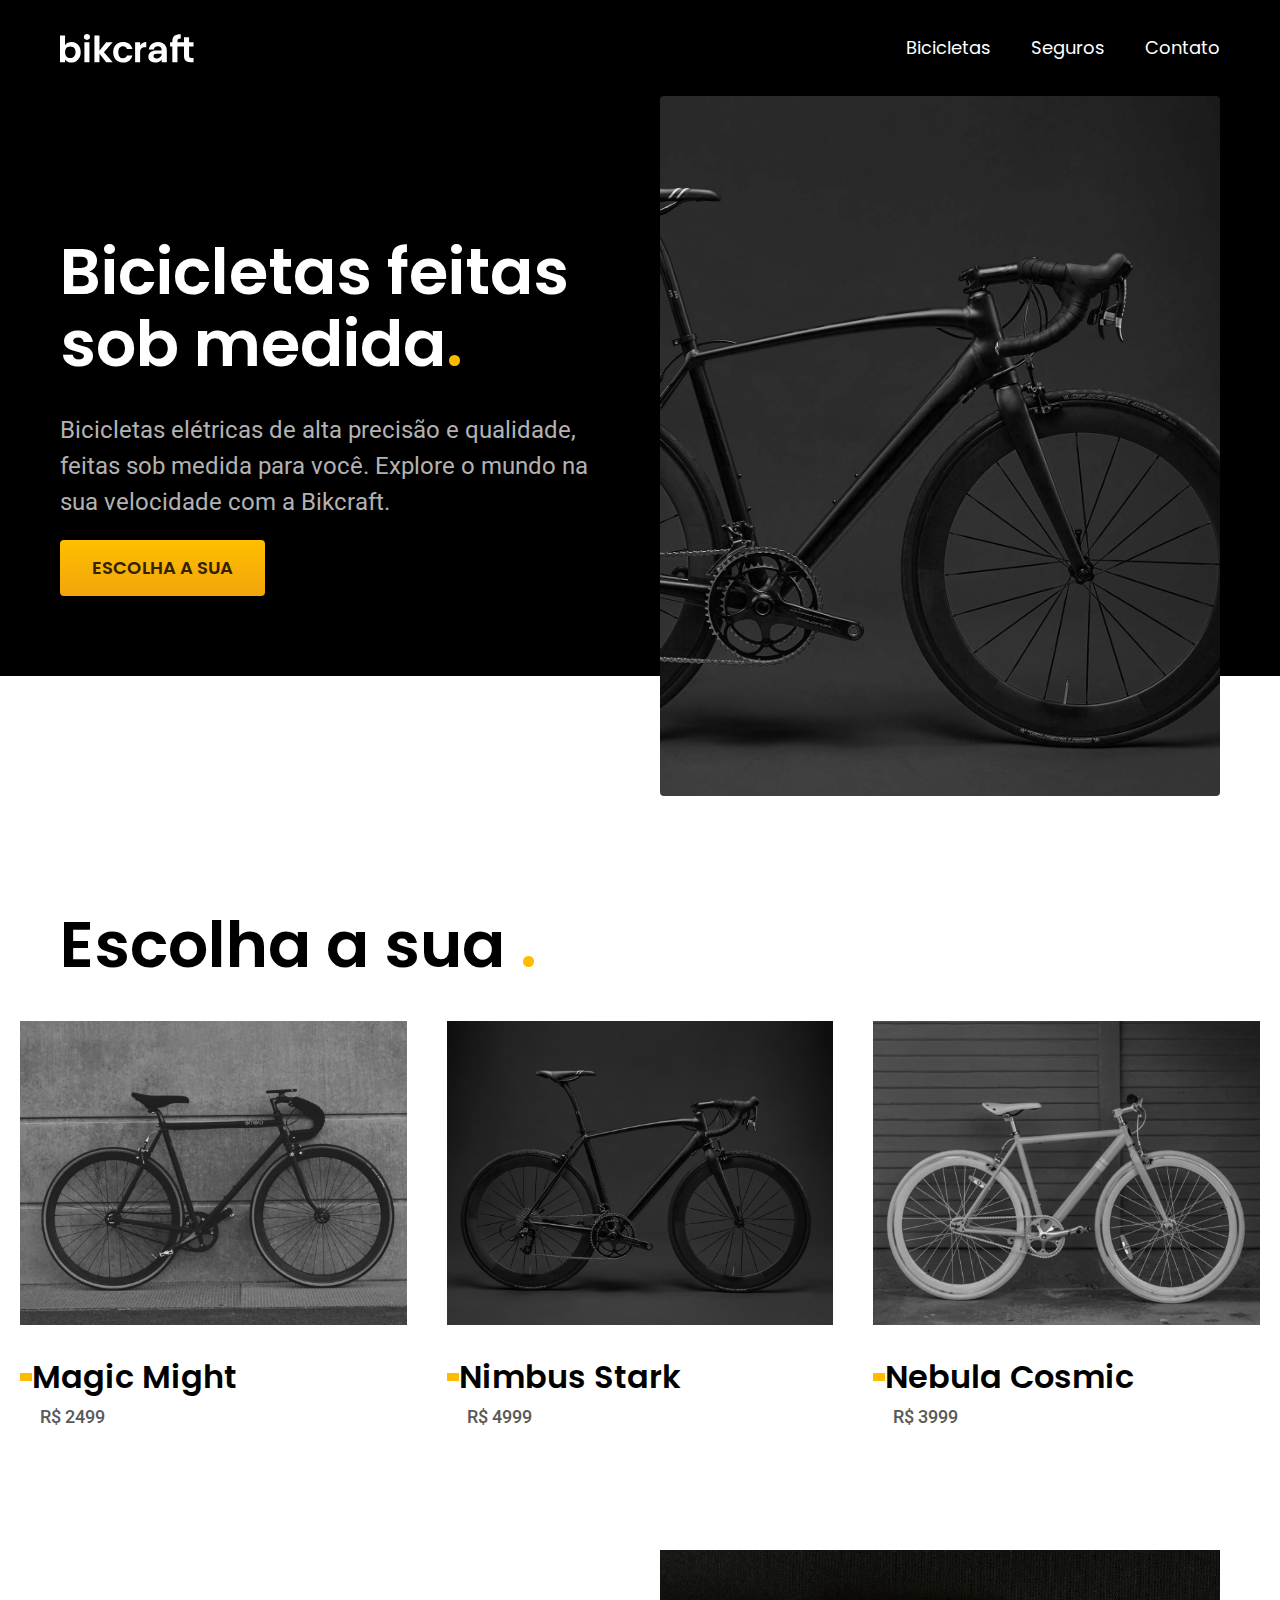
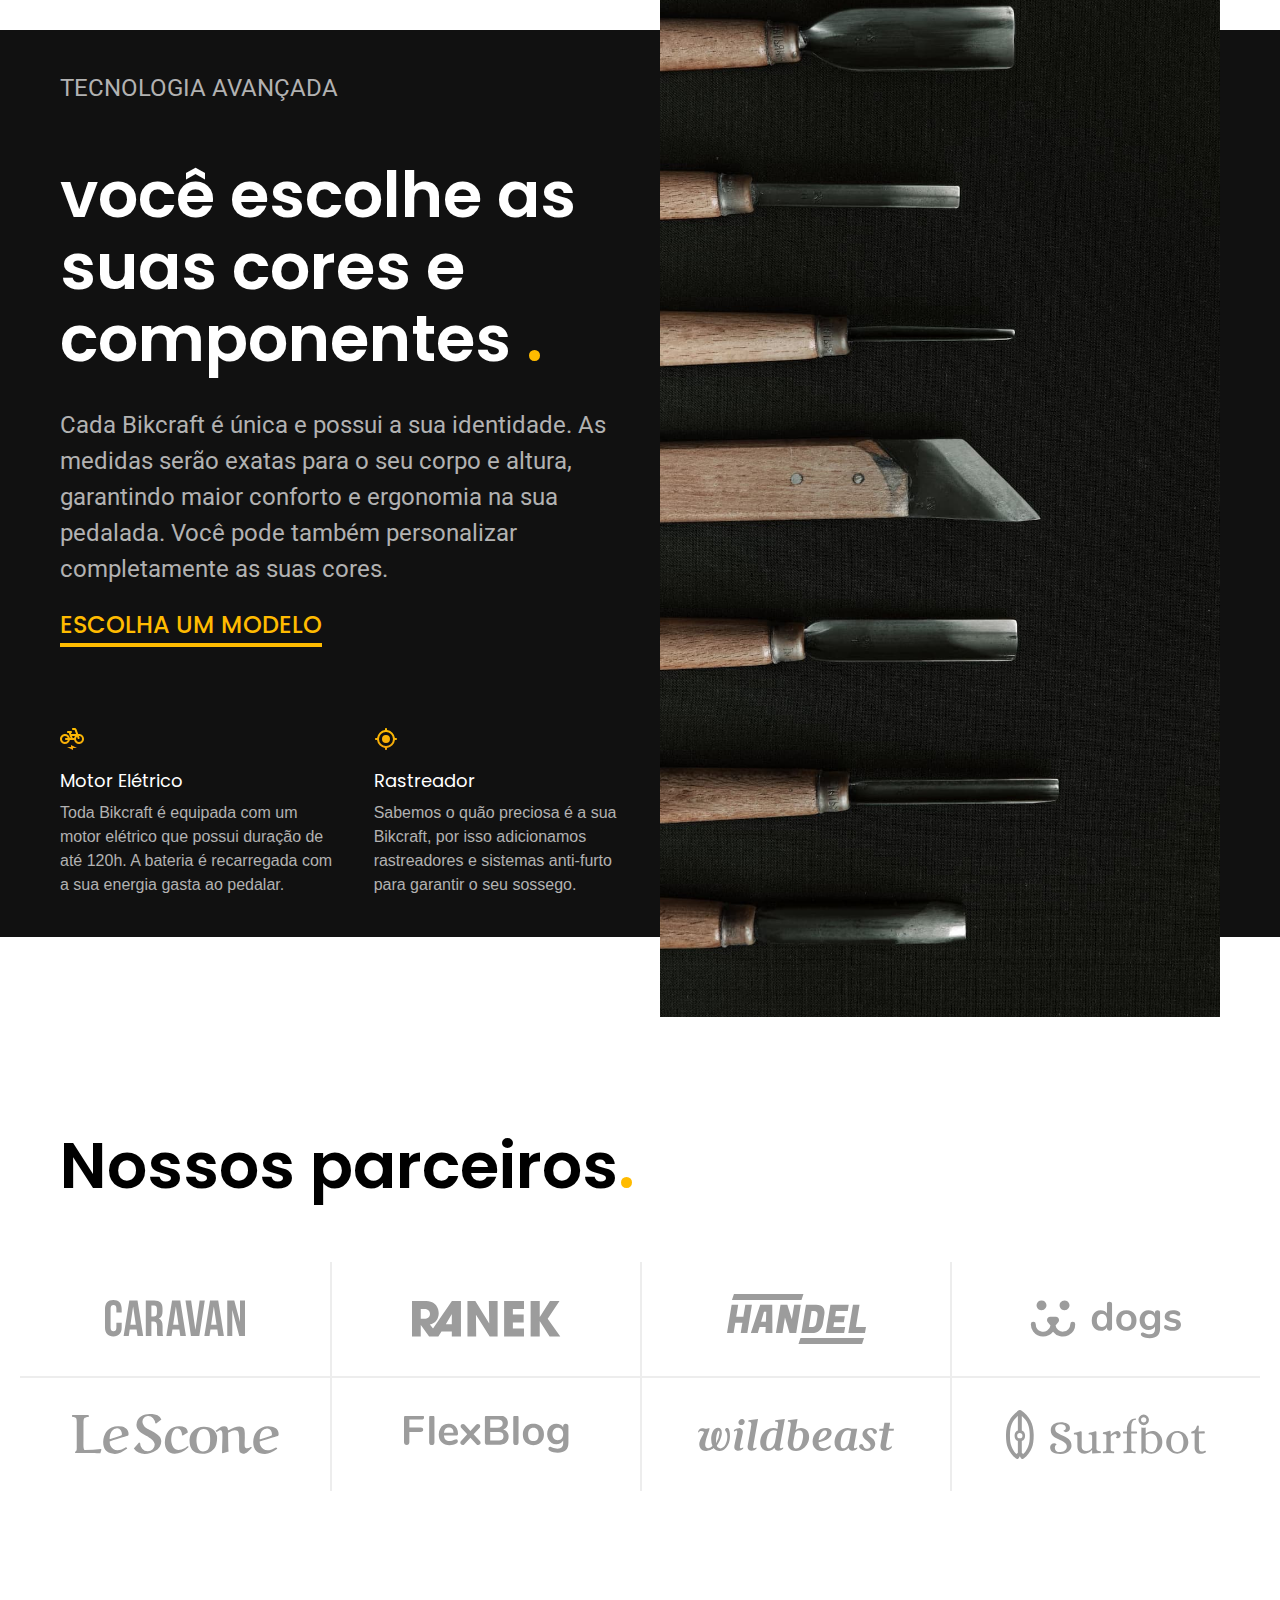
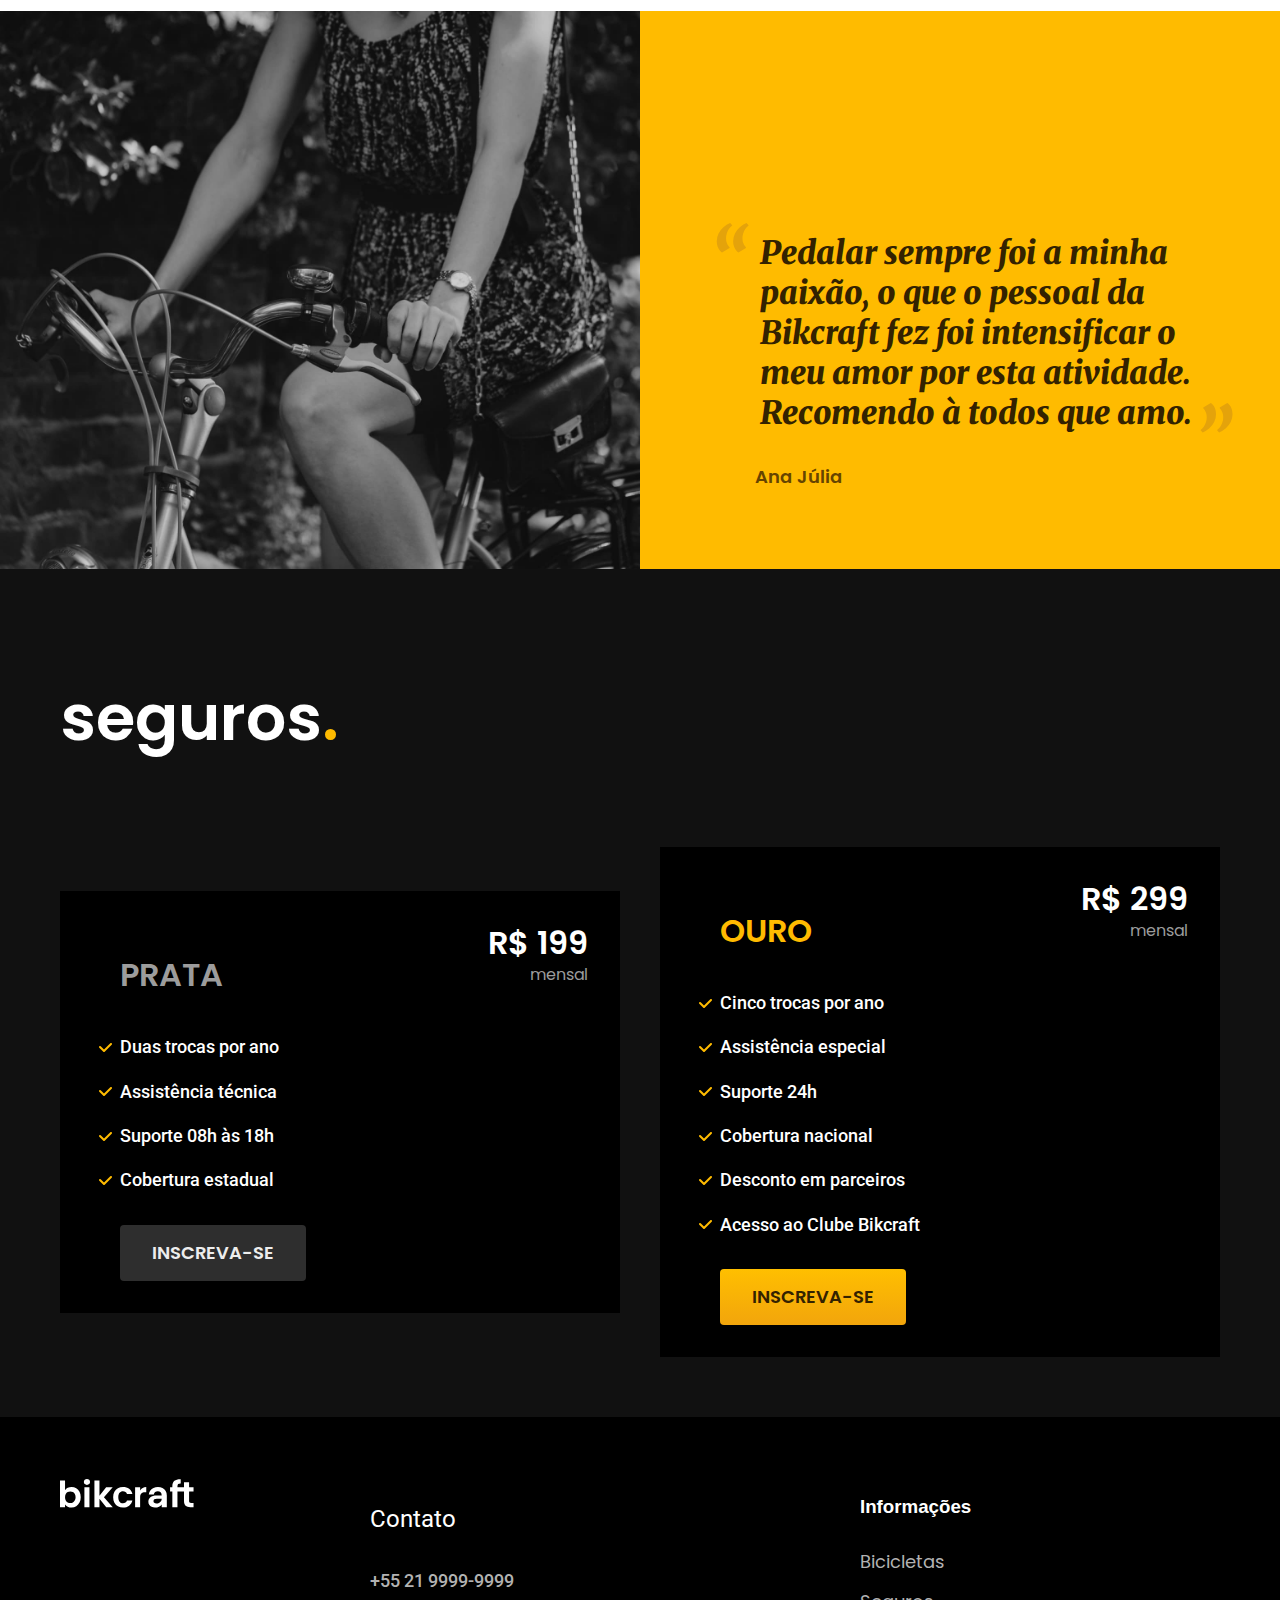
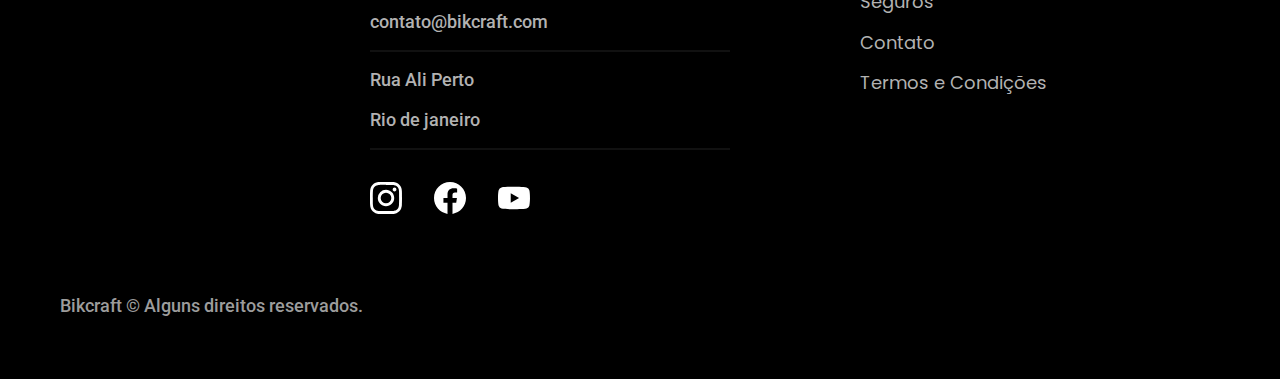
<file: index.html>
<!DOCTYPE html>
<html lang="pt-br">

<head>
  <meta charset="UTF-8">
  <meta name="viewport" content="width=device-width, initial-scale=1.0">
  <title>Bikcraft - Bicicletas Elétricas</title>
  <meta name="description"
    content="Bicicletas elétricas de alta precisão e qualidade,  feitas sob medida para o cliente. Explore o mundo na sua velocidade com a Bikcraft.">

  <link rel="preconnect" href="https://fonts.googleapis.com">
  <link rel="preconnect" href="https://fonts.gstatic.com" crossorigin>
  <link
    href="https://fonts.googleapis.com/css2?family=Merriweather:ital,wght@1,900&family=Poppins:wght@400;600&family=Roboto:wght@400;500&display=swap"
    rel="stylesheet">

  <link rel="preload" href="./css/style.css" as="style">
  <link rel="stylesheet" href="./css/style.css">
</head>

<body>
  <header class="header-bg">
    <div class="header container">
      <a href="./">
        <img src="./img/bikcraft.svg" alt="Bikcraft" width="136" height="32">
      </a>

      <nav aria-label="primaria">
        <ul class="header-menu font-1-m cor-0">
          <li><a href="./bicicletas.html">Bicicletas</a></li>
          <li><a href="./seguros.html">Seguros</a></li>
          <li><a href="./contato.html">Contato</a></li>
        </ul>
      </nav>
    </div>
  </header>

  <main class="introducao-bg">
    <div class="introducao container">
      <div class="introducao-conteudo">
        <h1 class="font-1-xxl cor-0">Bicicletas feitas sob medida<span>.</span></h1>
        <p>Bicicletas elétricas de alta precisão e qualidade, feitas sob medida para você. Explore o mundo na sua
          velocidade com a Bikcraft.</p>
        <a href="./bicicletas.html" class="botao">Escolha a sua</a>
      </div>
      <picture>
        <source media="(max-width: 800px)" srcset="./img/bicicleta/nimbus1.jpg">
      <img src="./img/fotos/introducao.jpg" alt="Bicicleta elétrica preta.">
      </picture>
    </div>
  </main>

  <article class="bicicletas-lista">
    <h2 class="font-1-xxl container">Escolha a sua <span class="cor-p1">.</span></h2>
    <ul>
      <li>
        <a href="./bicicletas/magic.html">
          <img src="./img/bicicleta/nimbus2.jpg" alt="">
          <h3 class="font-1-xl">Magic Might</h3>
          <span class="font-2-m cor-8">R$ 2499</span>
        </a>
      </li>
      <li>
        <a href="./bicicletas/nimbus.html">
          <img src="./img/bicicleta/nimbus1.jpg" alt="">
          <h3 class="font-1-xl">Nimbus Stark</h3>
          <span class="font-2-m cor-8">R$ 4999</span>
      <li>
        <a href="./bicicletas/nebula.html">
          <img src="./img/bicicleta/nimbus3.jpg" alt="">
          <h3 class="font-1-xl">Nebula Cosmic</h3>
          <span class="font-2-m cor-8">R$ 3999</span>
        </a>
      </li>
      </a>
      </li>
    </ul>
  </article>

  <article class="tecnologia-bg">
    <div class="tecnologia container">
      <div class="tecnologia-conteudo">
        <span class="font-2-l-b cor-5">TECNOLOGIA AVANÇADA</span>
        <h2 class="font-1-xxl cor-0">você escolhe as suas cores e componentes <span class="cor-p1">.</span></h2>
        <p class="font-2-l cor-5">Cada Bikcraft é única e possui a sua identidade. As medidas serão exatas para o seu
          corpo e altura, garantindo maior conforto e ergonomia na sua pedalada. Você pode também personalizar
          completamente as suas cores.</p>
        <a href="./bicicletas.html" class="link">Escolha um modelo</a>
        <div class="tecnologia-vantagens">
          <div>
            <img src="./img/icones/eletrica.svg" alt="">
            <h3 class="font-1-m cor-0">Motor Elétrico</h3>
            <p class="font-2-s cor-5">Toda Bikcraft é equipada com um motor elétrico que possui duração de até 120h. A
              bateria é recarregada com a sua energia gasta ao pedalar.</p>
          </div>
          <div>
            <img src="./img/icones/rastreador.svg" alt="">
            <h3 class="font-1-m cor-0">Rastreador</h3>
            <p class="font-2-s cor-5">Sabemos o quão preciosa é a sua Bikcraft, por isso adicionamos rastreadores e
              sistemas anti-furto para garantir o seu sossego.</p>
          </div>
        </div>
      </div>
      <div class="tecnologia-imagem">
        <img src="./img/fotos/tecnologia.jpg" alt=""  width="1200" height="1920">
      </div>
    </div>
  </article>

  <section class="parceiros" aria-label="Nossos parceiros">
    <h2 class="font-1-xxl container">Nossos parceiros<span class="cor-p1">.</span></h2>

    <ul>
      <li><img src="./img/parceiros/caravan.svg" alt="caravan"></li>
      <li><img src="./img/parceiros/ranek.svg" alt="ranek"></li>
      <li><img src="./img/parceiros/handel.svg" alt="handel"></li>
      <li><img src="./img/parceiros/dogs.svg" alt="dogs"></li>
      <li><img src="./img/parceiros/lescone.svg" alt="lescone"></li>
      <li><img src="./img/parceiros/flexblog.svg" alt="flexblog"></li>
      <li><img src="./img/parceiros/wildbeast.svg" alt="wildbeast"></li>
      <li><img src="./img/parceiros/surfbot.svg" alt="surfbot"></li>
    </ul>
  </section>

  <section class="depoimento" aria-label="Depoimento">
    <div class="depoimento-imagem">
      <img src="./img/fotos/depoimento.jpg" alt="Pessoa andando em bike bikcraft" width="1560" height="1360">
    </div>
    <div class="depoimento-conteudo">
      <blockquote class="font-1-xl cor-p5">
        <p>Pedalar sempre foi a minha paixão, o que o pessoal da Bikcraft fez foi intensificar o meu amor por esta
          atividade. Recomendo à todos que amo.</p>
      </blockquote>
      <span class="font-1-m-b cor-p4">Ana Júlia</span>
    </div>
  </section>

  <article class="seguros-bg">
    <div class="seguros container">
      <h2 class="font-1-xxl cor-0">seguros<span class="cor-p1">.</span></h2>
      <div class="seguros-item">
        <h3 class="font-1-xl cor-6">PRATA</h3>
        <span class="font-1-xl cor-0">R$ 199 <span class="font-1-xs cor-6">mensal</span></span>
        <ul class="font-2-m cor-0">
          <li>Duas trocas por ano</li>
          <li>Assistência técnica</li>
          <li>Suporte 08h às 18h</li>
          <li>Cobertura estadual</li>
        </ul>
        <a href="orcamento.html" class="botao secundario">Inscreva-se</a>
      </div>

      <div class="seguros-item">
        <h3 class="font-1-xl cor-p1">OURO</h3>
        <span class="font-1-xl cor-0">R$ 299 <span class="font-1-xs cor-6">mensal</span></span>
        <ul class="font-2-m cor-0">
          <li>Cinco trocas por ano</li>
          <li>Assistência especial</li>
          <li>Suporte 24h</li>
          <li>Cobertura nacional</li>
          <li>Desconto em parceiros</li>
          <li>Acesso ao Clube Bikcraft</li>
        </ul>
        <a href="orcamento.html" class="botao">Inscreva-se</a>
      </div>
    </div>
  </article>

  <footer class="footer-bg">
    <div class="footer container">
      <img src="./img/bikcraft.svg" alt="bikcraft">

      <div class="footer-contato">
        <h3 class="font-2-l-b cor-0">Contato</h3>
        <ul class="cor-5 font-2-m">
          <li><a href="tel:+5521999999999">+55 21 9999-9999</a></li>
          <li><a href="mailto:contato@bikcraft.com">contato@bikcraft.com</a></li>
          <li>Rua Ali Perto</li>
          <li>Rio de janeiro</li>
        </ul>
        <div class="footer-redes">
          <a href="./">
            <img src="./img/redes/instagram.svg" alt="instagram">
          </a>
          <a href="./">
            <img src="./img/redes/facebook.svg" alt="facebook">
          </a><a href="./">
            <img src="./img/redes/youtube.svg" alt="youtube">
          </a>
        </div>
      </div>
      <div class="footer-informacoes">
        <h3 class="font-1-l-b cor-0">Informações</h3>
        <nav>
          <ul class="font-1-m cor-5">
            <li><a href="./bicicletas.html">Bicicletas</a></li>
            <li><a href="./seguros.html">Seguros</a></li>
            <li><a href="./contato.html">Contato</a></li>
            <li><a href="./termos.html">Termos e Condições</a></li>
          </ul>
        </nav>
      </div>
      <p class="footer-copy font-2-m cor-6">Bikcraft © Alguns direitos reservados.</p>
    </div>
  </footer>
</body>

</html>
</file>
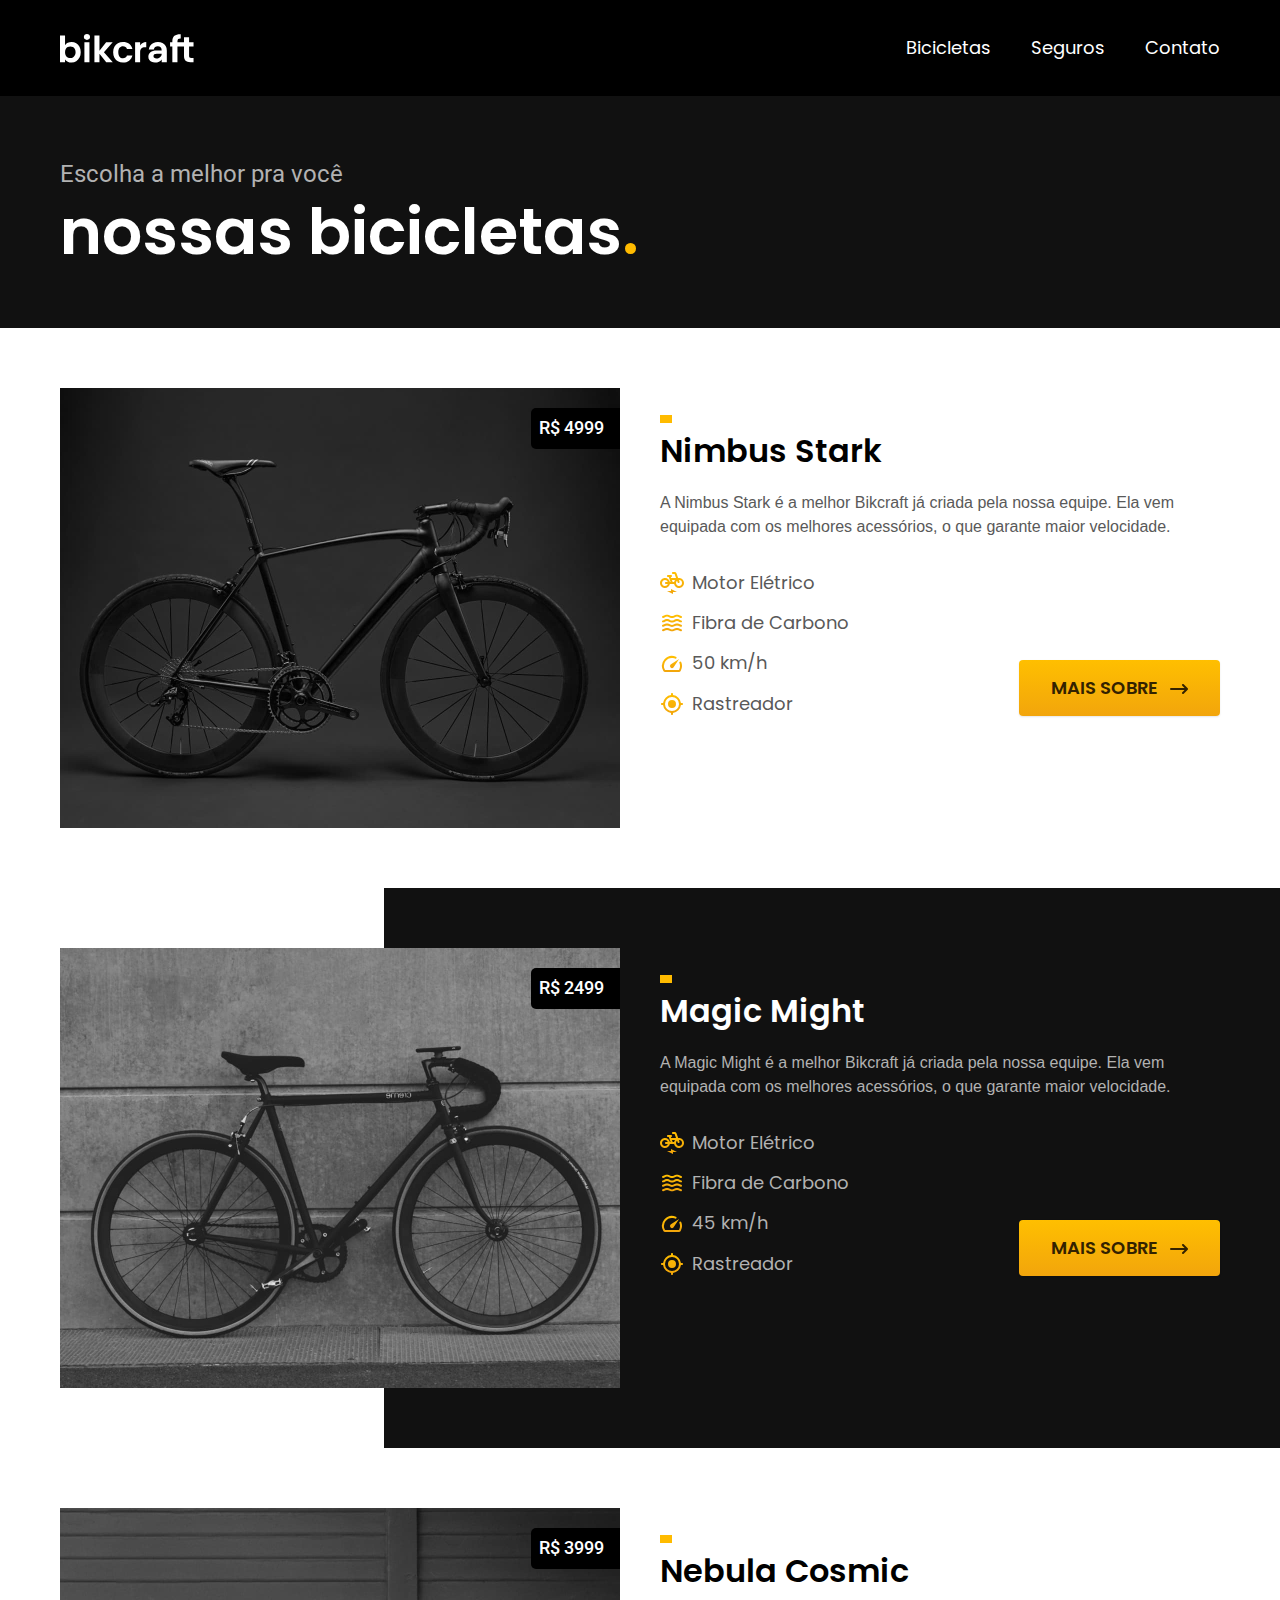
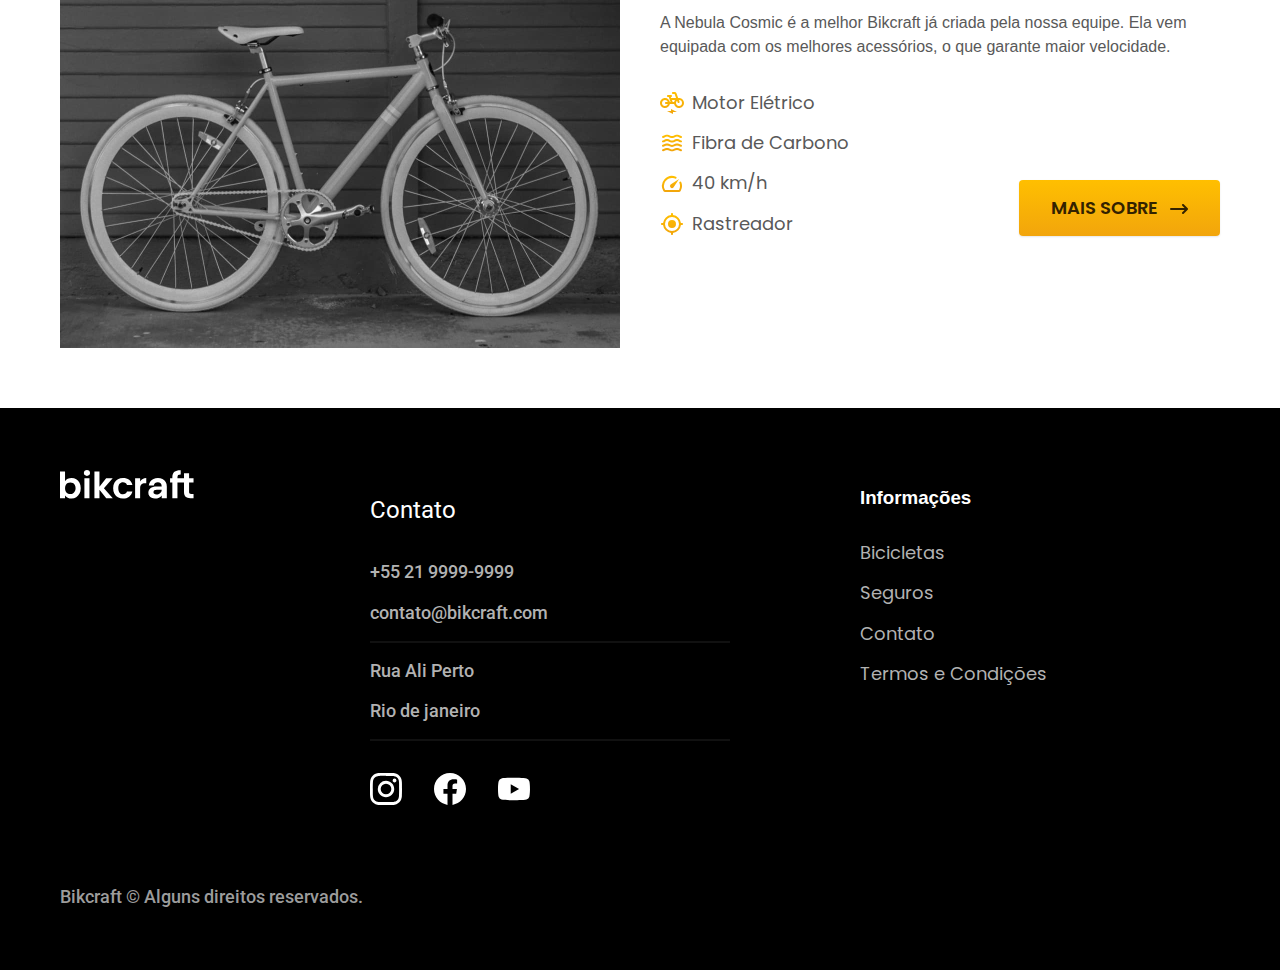
<file: bicicletas.html>
<!DOCTYPE html>
<html lang="pt-br">

<head>
  <meta charset="UTF-8">
  <meta name="viewport" content="width=device-width, initial-scale=1.0">
  <link rel="preload" href="./css/style.css" as="style">
  <link rel="stylesheet" href="./css/style.css">
  <title>Bicicletas | Bikcraft</title>
  <meta name="description" content="Termos e Condições">

  <link rel="preconnect" href="https://fonts.googleapis.com">
  <link rel="preconnect" href="https://fonts.gstatic.com" crossorigin>
  <link
    href="https://fonts.googleapis.com/css2?family=Merriweather:ital,wght@1,900&family=Poppins:wght@400;600&family=Roboto:wght@400;500&display=swap"
    rel="stylesheet">
</head>

<body id="bicicletas">
  <header class="header-bg">
    <div class="header container">
      <a href="./">
        <img src="./img/bikcraft.svg" alt="Bikcraft">
      </a>

      <nav aria-label="primaria">
        <ul class="header-menu font-1-m cor-0">
          <li><a href="./bicicletas.html">Bicicletas</a></li>
          <li><a href="./seguros.html">Seguros</a></li>
          <li><a href="./contato.html">Contato</a></li>
        </ul>
      </nav>
    </div>
  </header>

  <main>
    <div class="titulo-bg">
      <div class="titulo container">
        <p class="font-2-l-b cor-5">Escolha a melhor pra você</p>
        <h1 class="font-1-xxl cor-0">nossas bicicletas<span class="cor-p1">.</span></h1>
      </div>
    </div>

    <div class="bicicletas-bg">
      <div class="bicicletas container">
        <div class="bicicletas-imagem">
          <img src="./img/bicicleta/nimbus1.jpg" alt="bicicleta preta">
          <span class="font-2-m cor-0">R$ 4999</span>
        </div>
        <div class="bicicletas-conteudo">
          <h2 class="font-1-xl">Nimbus Stark</h2>
          <p class="font-2-s cor-8">A Nimbus Stark é a melhor Bikcraft já criada pela nossa equipe. Ela vem equipada com
            os melhores acessórios, o que garante maior velocidade.</p>
          <ul class="font-1-m cor-8">
            <li>
              <img src="./img/icones/eletrica.svg" alt="">
              Motor Elétrico
            </li>
            <li>
              <img src="./img/icones/carbono.svg" alt="">
              Fibra de Carbono
            </li>
            <li>
              <img src="./img/icones/velocidade.svg" alt="">
              50 km/h
            </li>
            <li>
              <img src="./img/icones/rastreador.svg" alt="">
              Rastreador
            </li>
          </ul>
          <a class="botao seta" href="./bicicletas/nimbus.html">Mais Sobre</a>
        </div>
      </div>
    </div>

    <div class="bicicletas-bg">
      <div class="bicicletas container">
        <div class="bicicletas-imagem">
          <img src="./img/bicicleta/nimbus2.jpg" alt="bicicleta preta">
          <span class="font-2-m cor-0">R$ 2499</span>
        </div>
        <div class="bicicletas-conteudo">
          <h2 class="font-1-xl cor-0">Magic Might</h2>
          <p class="font-2-s cor-5">A Magic Might é a melhor Bikcraft já criada pela nossa equipe. Ela vem equipada com
            os melhores acessórios, o que garante maior velocidade.</p>
          <ul class="font-1-m cor-5">
            <li>
              <img src="./img/icones/eletrica.svg" alt="">
              Motor Elétrico
            </li>
            <li>
              <img src="./img/icones/carbono.svg" alt="">
              Fibra de Carbono
            </li>
            <li>
              <img src="./img/icones/velocidade.svg" alt="">
              45 km/h
            </li>
            <li>
              <img src="./img/icones/rastreador.svg" alt="">
              Rastreador
            </li>
          </ul>
          <a class="botao seta" href="./bicicletas/magic.html">Mais Sobre</a>
        </div>
      </div>
    </div>

    <div class="bicicletas-bg">
      <div class="bicicletas container">
        <div class="bicicletas-imagem">
          <img src="./img/bicicleta/nimbus3.jpg" alt="bicicleta preta">
          <span class="font-2-m cor-0">R$ 3999</span>
        </div>
        <div class="bicicletas-conteudo">
          <h2 class="font-1-xl">Nebula Cosmic</h2>
          <p class="font-2-s cor-8">A Nebula Cosmic é a melhor Bikcraft já criada pela nossa equipe. Ela vem equipada
            com
            os melhores acessórios, o que garante maior velocidade.</p>
          <ul class="font-1-m cor-8">
            <li>
              <img src="./img/icones/eletrica.svg" alt="">
              Motor Elétrico
            </li>
            <li>
              <img src="./img/icones/carbono.svg" alt="">
              Fibra de Carbono
            </li>
            <li>
              <img src="./img/icones/velocidade.svg" alt="">
              40 km/h
            </li>
            <li>
              <img src="./img/icones/rastreador.svg" alt="">
              Rastreador
            </li>
          </ul>
          <a class="botao seta" href="./bicicletas/nebula.html">Mais Sobre</a>
        </div>
      </div>
    </div>
  </main>

  <footer class="footer-bg">
    <div class="footer container">
      <img src="./img/bikcraft.svg" alt="bikcraft">

      <div class="footer-contato">
        <h3 class="font-2-l-b cor-0">Contato</h3>
        <ul class="cor-5 font-2-m">
          <li><a href="tel:+5521999999999">+55 21 9999-9999</a></li>
          <li><a href="mailto:contato@bikcraft.com">contato@bikcraft.com</a></li>
          <li>Rua Ali Perto</li>
          <li>Rio de janeiro</li>
        </ul>
        <div class="footer-redes">
          <a href="./">
            <img src="./img/redes/instagram.svg" alt="instagram">
          </a>
          <a href="./">
            <img src="./img/redes/facebook.svg" alt="facebook">
          </a><a href="./">
            <img src="./img/redes/youtube.svg" alt="youtube">
          </a>
        </div>
      </div>
      <div class="footer-informacoes">
        <h3 class="font-1-l-b cor-0">Informações</h3>
        <nav>
          <ul class="font-1-m cor-5">
            <li><a href="./bicicletas.html">Bicicletas</a></li>
            <li><a href="./seguros.html">Seguros</a></li>
            <li><a href="./contato.html">Contato</a></li>
            <li><a href="./termos.html">Termos e Condições</a></li>
          </ul>
        </nav>
      </div>
      <p class="footer-copy font-2-m cor-6">Bikcraft © Alguns direitos reservados.</p>
    </div>
  </footer>
</body>

</html>
</file>
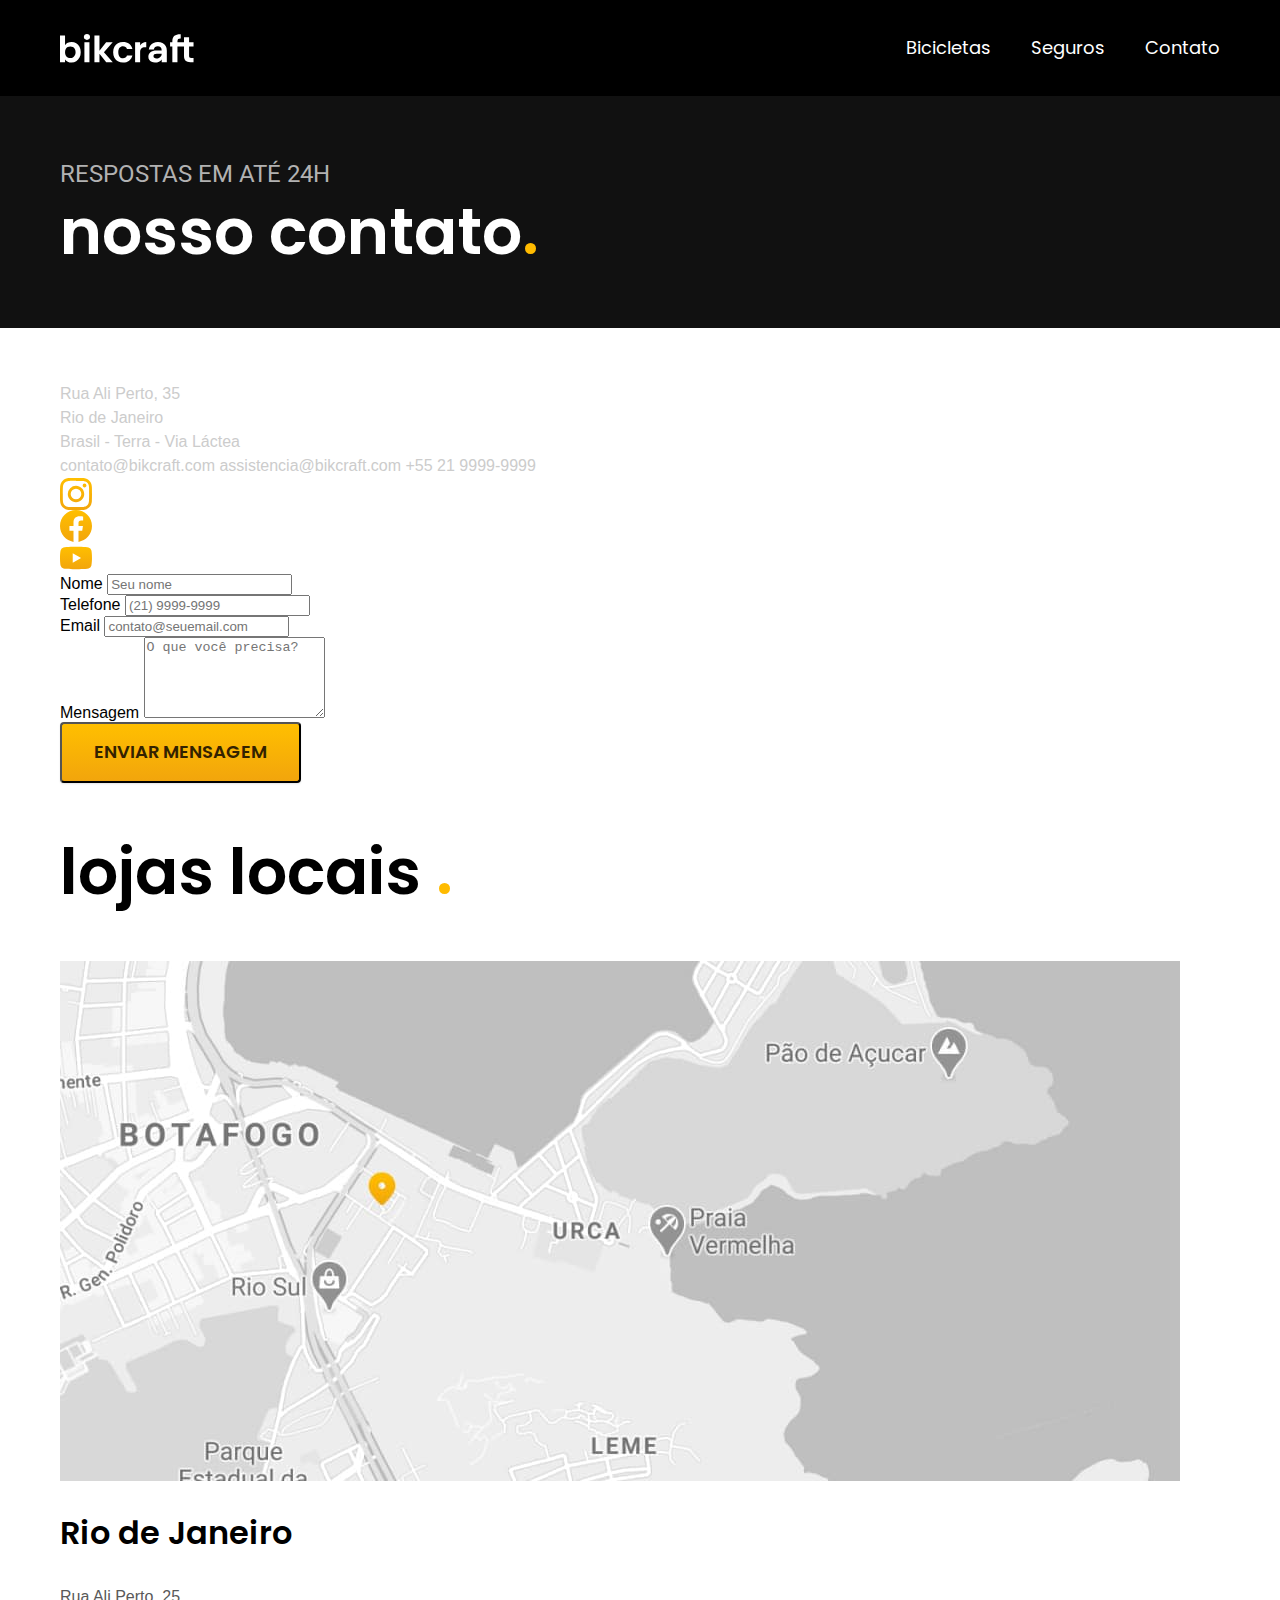
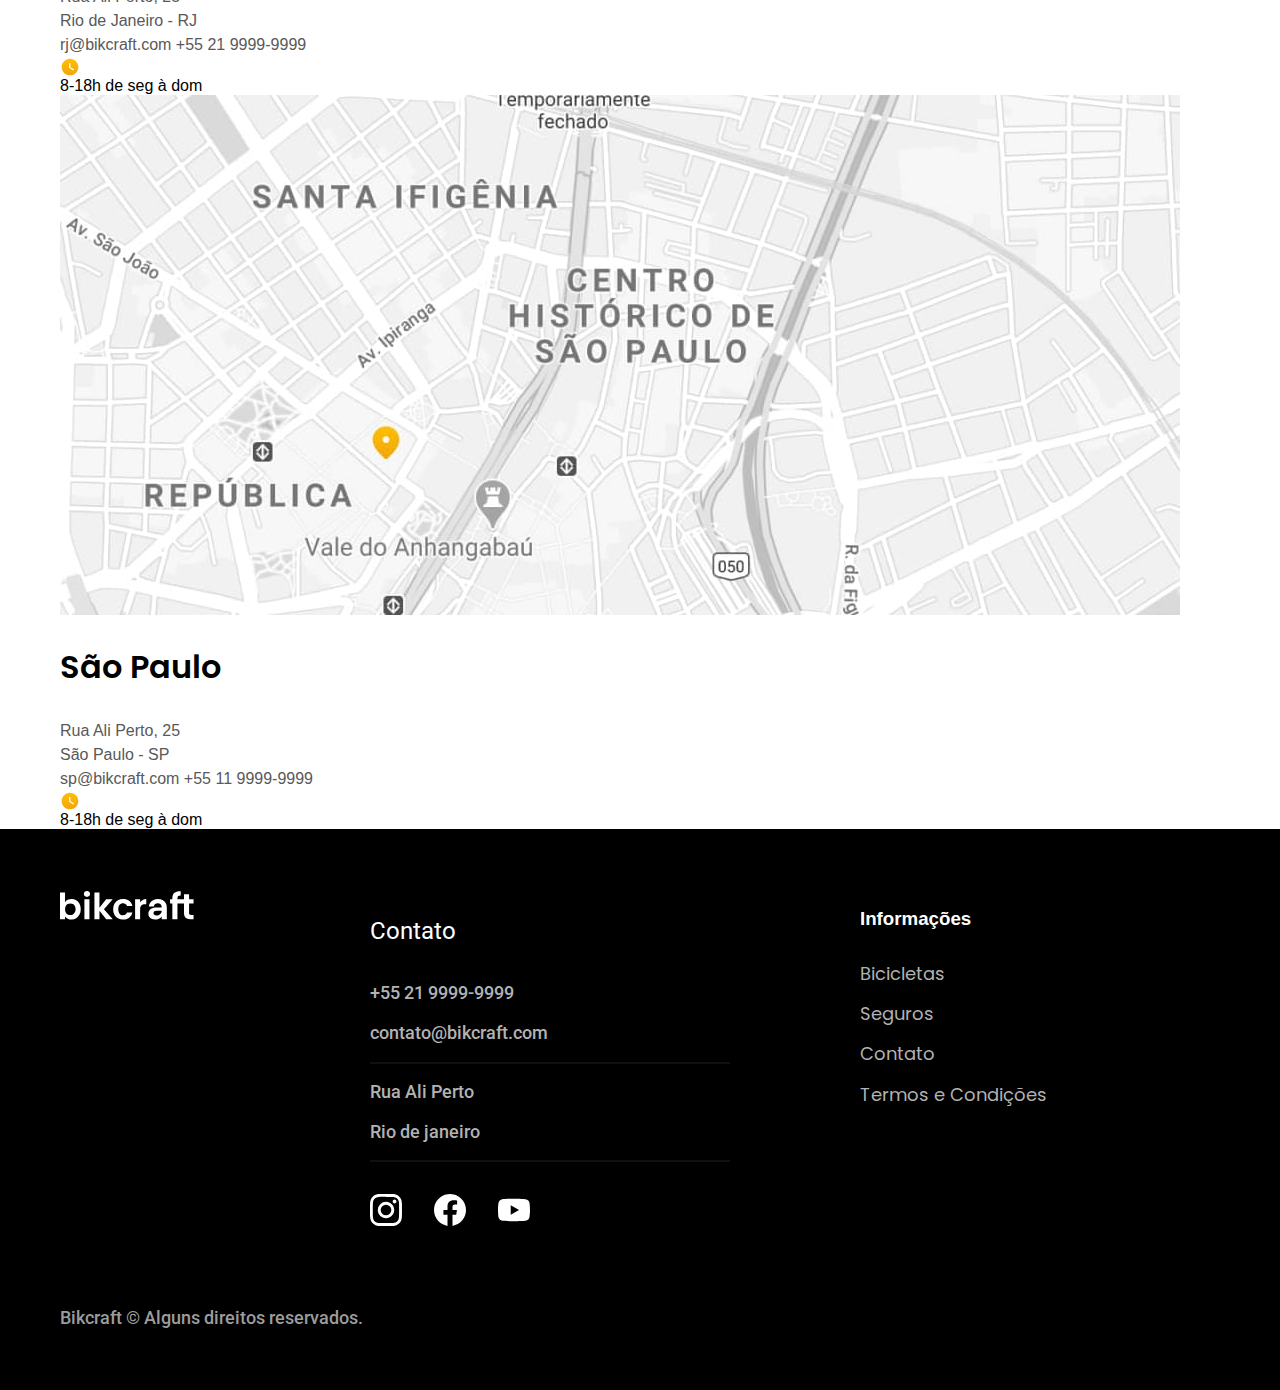
<file: contato.html>
<!DOCTYPE html>
<html lang="pt-br">

<head>
  <meta charset="UTF-8">
  <meta name="viewport" content="width=device-width, initial-scale=1.0">
  <link rel="preload" href="./css/style.css" as="style">
  <link rel="stylesheet" href="./css/style.css">
  <title>Contato | Bikcraft</title>
  <meta name="description" content="Termos e Condições">

  <link rel="preconnect" href="https://fonts.googleapis.com">
  <link rel="preconnect" href="https://fonts.gstatic.com" crossorigin>
  <link
    href="https://fonts.googleapis.com/css2?family=Merriweather:ital,wght@1,900&family=Poppins:wght@400;600&family=Roboto:wght@400;500&display=swap"
    rel="stylesheet">
</head>

<body id="contato">
  <header class="header-bg">
    <div class="header container">
      <a href="./">
        <img src="./img/bikcraft.svg" alt="Bikcraft">
      </a>

      <nav aria-label="primaria">
        <ul class="header-menu font-1-m cor-0">
          <li><a href="./bicicletas.html">Bicicletas</a></li>
          <li><a href="./seguros.html">Seguros</a></li>
          <li><a href="./contato.html">Contato</a></li>
        </ul>
      </nav>
    </div>
  </header>

  <main>
    <div class="titulo-bg">
      <div class="titulo container">
        <p class="font-2-l-b cor-5">RESPOSTAS EM ATÉ 24H</p>
        <h1 class="font-1-xxl cor-0">nosso contato<span class="cor-p1">.</span></h1>
      </div>
    </div>

    <div class="contato container">
      <section class="contato-dados" aria-label="Endereço">
        <h2 class="font-1-m cor-0">Loja Online</h2>
        <div class="contato-endereco font-2-s cor-4">
          <p>Rua Ali Perto, 35</p>
          <p>Rio de Janeiro</p>
          <p>Brasil - Terra - Via Láctea </p>
        </div>
        <address class="contato-meios font-2-s cor-4">
          <a href="mailto:contato@bikcraft.com">contato@bikcraft.com</a>
          <a href="mailto:assistencia@bikcraft.com">assistencia@bikcraft.com</a>
          <a href="tel:+5521999999999">+55 21 9999-9999</a>
        </address>
        <div class="contato-redes">
          <a href="./">
            <img src="./img/redes/instagram-p.svg" alt="instagram">
          </a>
          <a href="./">
            <img src="./img/redes/facebook-p.svg" alt="facebook">
          </a><a href="./">
            <img src="./img/redes/youtube-p.svg" alt="youtube">
          </a>
        </div>
      </section>

      <section class="contato-formulario" aria-label="Formulário">
        <form class="form" action="">
          <div>
            <label for="nome">Nome</label>
            <input type="text" id="nome" name="nome" placeholder="Seu nome">
          </div>
          <div>
            <label for="telefone">Telefone</label>
            <input type="text" id="telefone" name="telefone" placeholder="(21) 9999-9999">
          </div>
          <div class="col-2">
            <label for="email">Email</label>
            <input type="email" id="email" name="email" placeholder="contato@seuemail.com">
          </div>
          <div class="col-2">
            <label for="nome">Mensagem</label>
            <textarea rows="5" id="mensagem" name="mensagem" placeholder="O que você precisa?"></textarea>
          </div>
          <button class="botao col-2">Enviar Mensagem</button>
        </form>
      </section>
    </div>
  </main>

  <article class="lojas container">
    <h2 class="font-1-xxl">lojas locais <span class="cor-p1">.</span></h2>
    <div class="lojas-item">
      <img src="./img/lojas/rj.jpg" alt="Mapa marcando o endereço em Rua Ali Perto, 25 - Rio de Janeiro - RJ">
      <div class="lojas-conteudo">
        <h3 class="font-1-xl">Rio de Janeiro</h3>
        <div class="lojas-dados font-2-s cor-8">
          <p>Rua Ali Perto, 25</p>
          <p>Rio de Janeiro - RJ</p>
        </div>
        <div class="lojas-dados font-2-s cor-8">
          <a href="mailto:rj@bikcraft.com">rj@bikcraft.com</a>
          <a href="tel:+5521999999999">+55 21 9999-9999</a>
        </div>
        <p class="lojas-tempo font-1-s"><img src="./img/icones/horario.svg" alt="">8-18h de seg à dom</p>
      </div>
    </div>

    <div class="lojas-item">
      <img src="./img/lojas/sp.jpg" alt="Mapa marcando o endereço em Rua Ali Perto, 25 - São Paulo - SP">
      <div class="lojas-conteudo">
        <h3 class="font-1-xl">São Paulo</h3>
        <div class="lojas-dados font-2-s cor-8">
          <p>Rua Ali Perto, 25</p>
          <p>São Paulo - SP</p>
        </div>
        <div class="lojas-dados font-2-s cor-8">
          <a href="mailto:sp@bikcraft.com">sp@bikcraft.com</a>
          <a href="tel:+5511999999999">+55 11 9999-9999</a>
        </div>
        <p class="lojas-tempo font-1-s"><img src="./img/icones/horario.svg" alt="">8-18h de seg à dom</p>
      </div>
    </div>
  </article>

  <footer class="footer-bg">
    <div class="footer container">
      <img src="./img/bikcraft.svg" alt="bikcraft">

      <div class="footer-contato">
        <h3 class="font-2-l-b cor-0">Contato</h3>
        <ul class="cor-5 font-2-m">
          <li><a href="tel:+5521999999999">+55 21 9999-9999</a></li>
          <li><a href="mailto:contato@bikcraft.com">contato@bikcraft.com</a></li>
          <li>Rua Ali Perto</li>
          <li>Rio de janeiro</li>
        </ul>
        <div class="footer-redes">
          <a href="./">
            <img src="./img/redes/instagram.svg" alt="instagram">
          </a>
          <a href="./">
            <img src="./img/redes/facebook.svg" alt="facebook">
          </a><a href="./">
            <img src="./img/redes/youtube.svg" alt="youtube">
          </a>
        </div>
      </div>
      <div class="footer-informacoes">
        <h3 class="font-1-l-b cor-0">Informações</h3>
        <nav>
          <ul class="font-1-m cor-5">
            <li><a href="./bicicletas.html">Bicicletas</a></li>
            <li><a href="./seguros.html">Seguros</a></li>
            <li><a href="./contato.html">Contato</a></li>
            <li><a href="./termos.html">Termos e Condições</a></li>
          </ul>
        </nav>
      </div>
      <p class="footer-copy font-2-m cor-6">Bikcraft © Alguns direitos reservados.</p>
    </div>
  </footer>
</body>

</html>
</file>
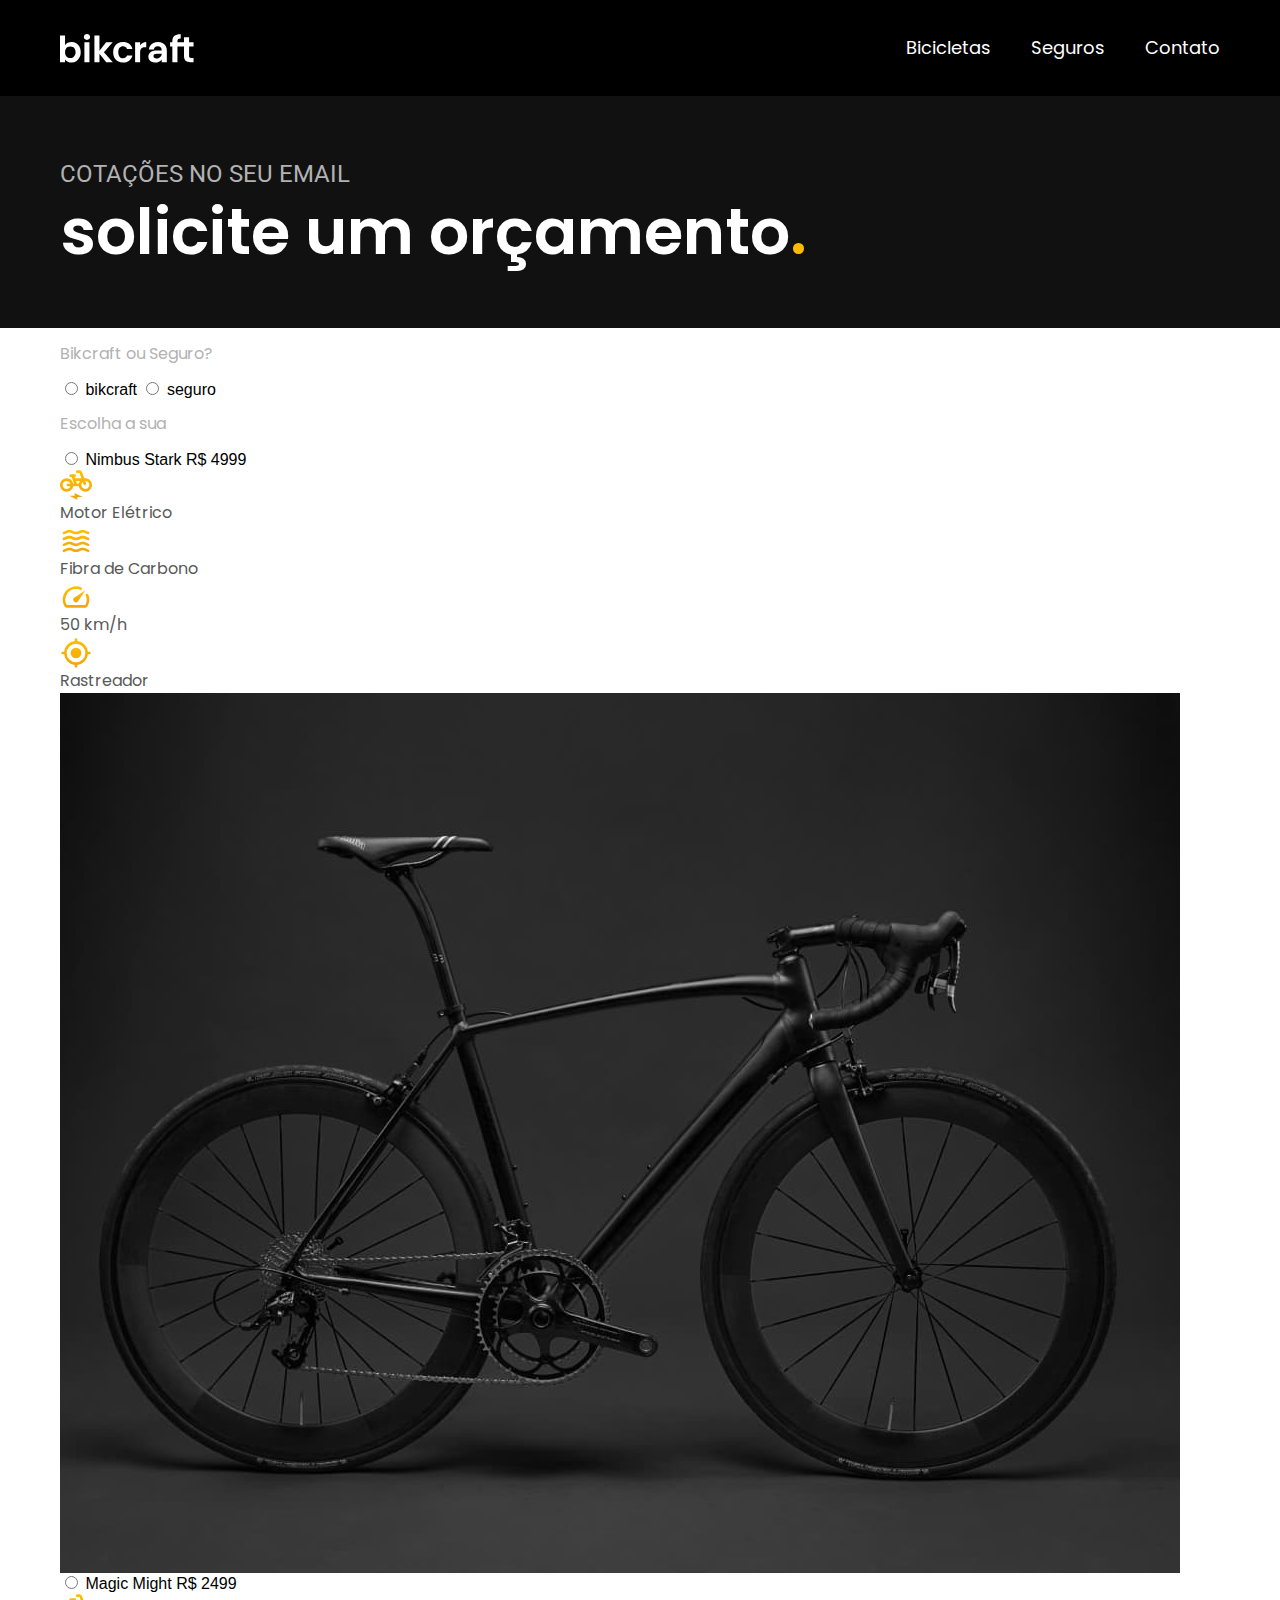
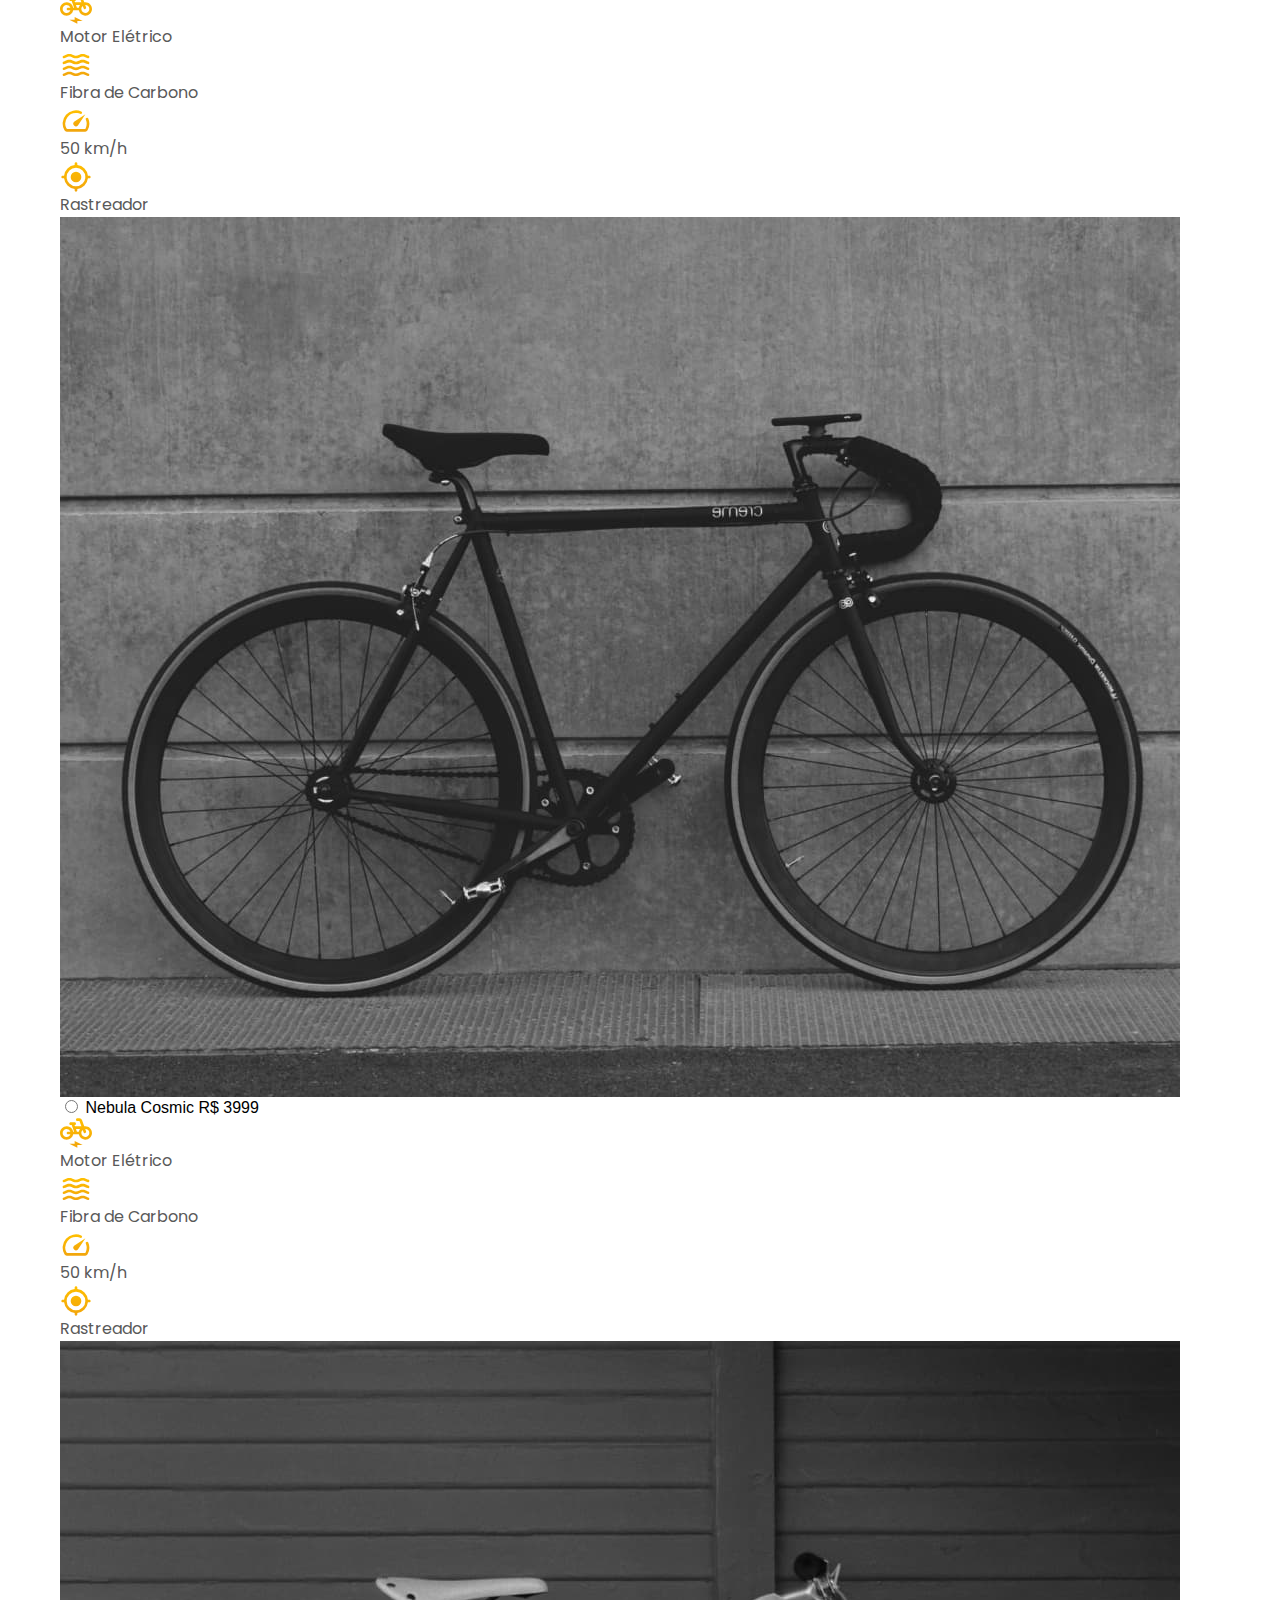
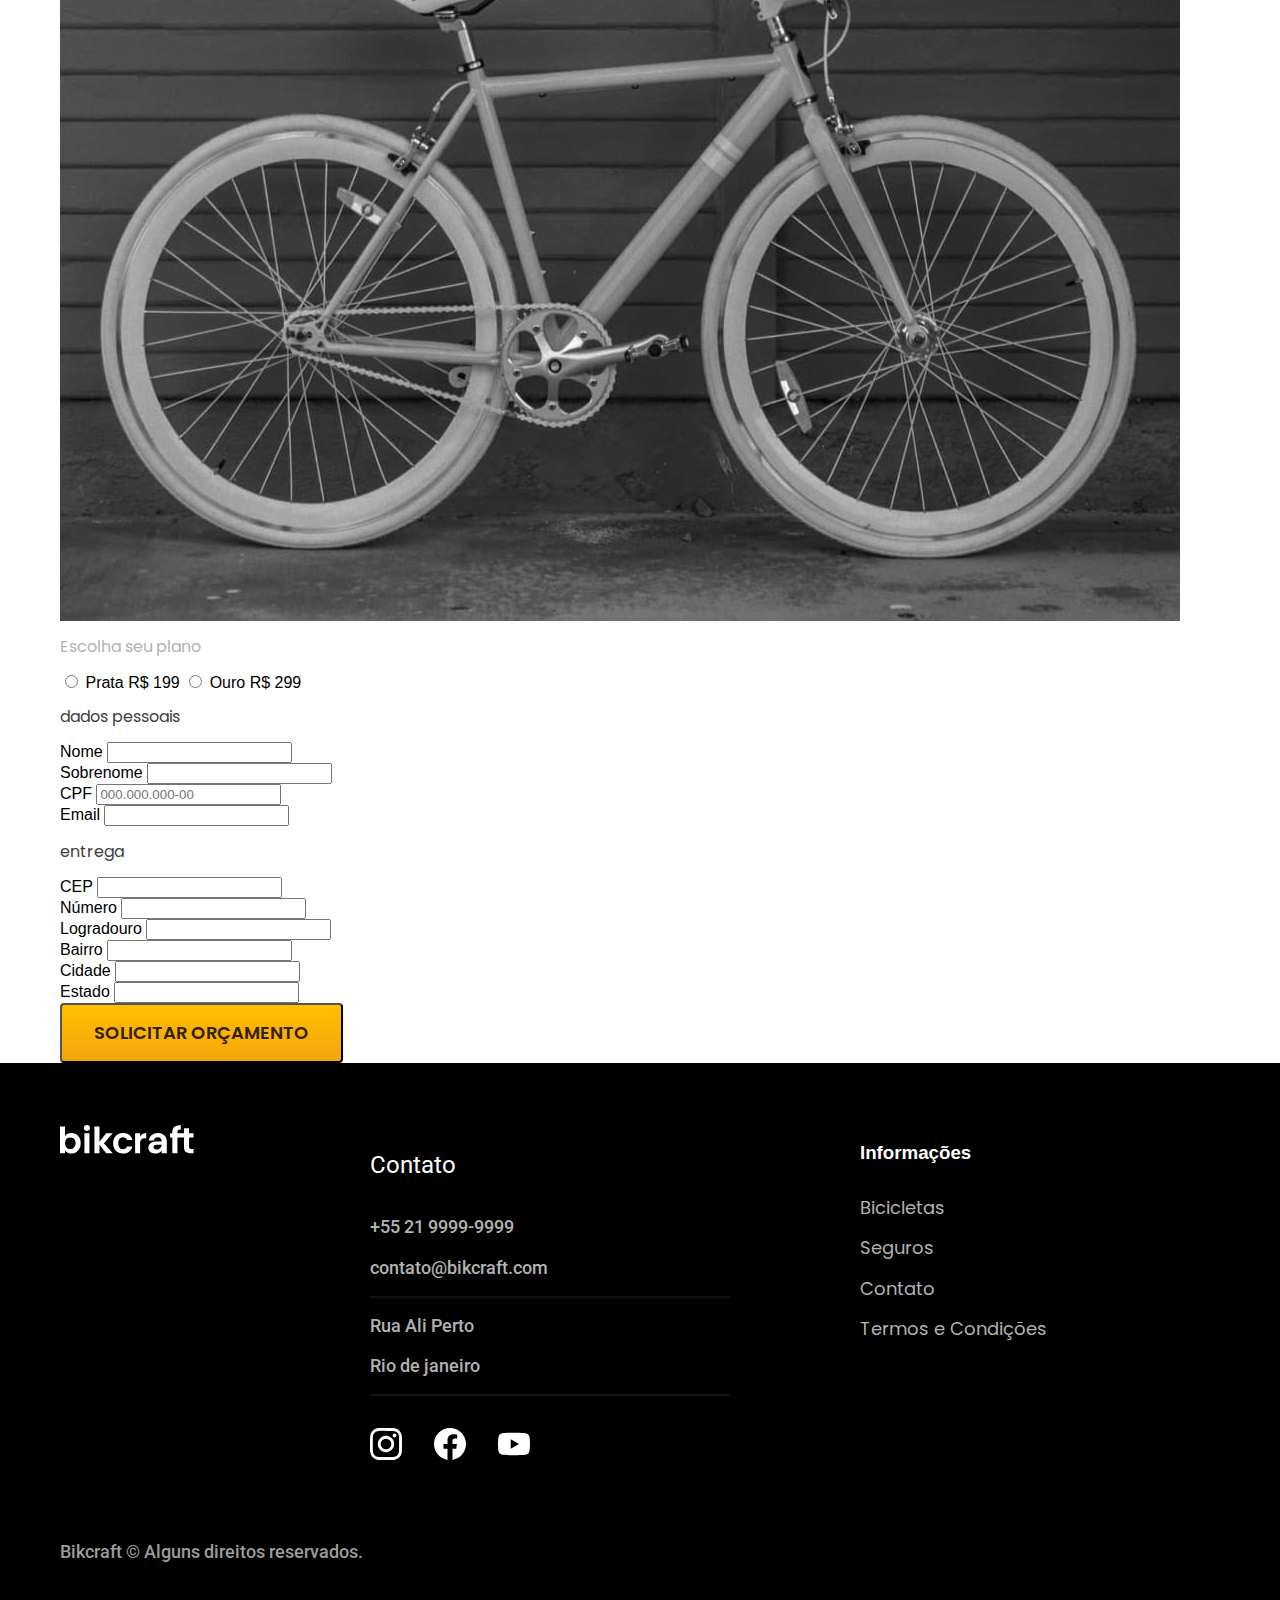
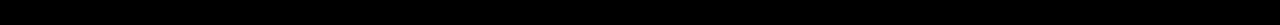
<file: orcamento.html>
<!DOCTYPE html>
<html lang="pt-br">

<head>
  <meta charset="UTF-8">
  <meta name="viewport" content="width=device-width, initial-scale=1.0">
  <link rel="preload" href="./css/style.css" as="style">
  <link rel="stylesheet" href="./css/style.css">
  <title>Orçamento | Bikcraft</title>
  <meta name="description" content="Termos e Condições">

  <link rel="preconnect" href="https://fonts.googleapis.com">
  <link rel="preconnect" href="https://fonts.gstatic.com" crossorigin>
  <link
    href="https://fonts.googleapis.com/css2?family=Merriweather:ital,wght@1,900&family=Poppins:wght@400;600&family=Roboto:wght@400;500&display=swap"
    rel="stylesheet">
</head>

<body id="orcamento">
  <header class="header-bg">
    <div class="header container">
      <a href="./">
        <img src="./img/bikcraft.svg" alt="Bikcraft">
      </a>

      <nav aria-label="primaria">
        <ul class="header-menu font-1-m cor-0">
          <li><a href="./bicicletas.html">Bicicletas</a></li>
          <li><a href="./seguros.html">Seguros</a></li>
          <li><a href="./contato.html">Contato</a></li>
        </ul>
      </nav>
    </div>
  </header>

  <main>
    <div class="titulo-bg">
      <div class="titulo container">
        <p class="font-2-l-b cor-5">COTAÇÕES NO SEU EMAIL</p>
        <h1 class="font-1-xxl cor-0">solicite um orçamento<span class="cor-p1">.</span></h1>
      </div>
    </div>

    <form class="orcamento container" action="">
      <div class="orcamento-produto">
        <h2 class="font-1-xs cor-5">Bikcraft ou Seguro?</h2>

        <input type="radio" id="bikcraft" name="tipo" value="bikcraft">
        <label for="bikcraft">bikcraft</label>

        <input type="radio" id="seguro" name="tipo" value="seguro">
        <label for="seguro">seguro</label>

        <div class="orcamento-conteudo" id="orcamento-bikcraft">
          <h2 class="font-1-xs cor-5">Escolha a sua</h2>

          <input type="radio" id="nimbus" name="produto" value="nimbus">
          <label for="nimbus">Nimbus Stark <span>R$ 4999</span></label>
          <div class="orcamento-detalhes">
            <ul class="font-1-xs cor-8">
              <li><img src="./img/icones/eletrica.svg" alt="">Motor Elétrico</li>
              <li><img src="./img/icones/carbono.svg" alt="">Fibra de Carbono</li>
              <li><img src="./img/icones/velocidade.svg" alt="">50 km/h</li>
              <li><img src="./img/icones/rastreador.svg" alt="">Rastreador</li>
            </ul>
            <img src="./img/bicicleta/nimbus1.jpg" alt="bicicleta preta">
          </div>

          <input type="radio" id="magic" name="produto" value="magic">
          <label for="magic">Magic Might <span>R$ 2499</span></label>
          <div class="orcamento-detalhes">
            <ul class="font-1-xs cor-8">
              <li><img src="./img/icones/eletrica.svg" alt="">Motor Elétrico</li>
              <li><img src="./img/icones/carbono.svg" alt="">Fibra de Carbono</li>
              <li><img src="./img/icones/velocidade.svg" alt="">50 km/h</li>
              <li><img src="./img/icones/rastreador.svg" alt="">Rastreador</li>
            </ul>
            <img src="./img/bicicleta/nimbus2.jpg" alt="bicicleta preta">
          </div>

          <input type="radio" id="nebula" name="produto" value="nebula">
          <label for="nebula">Nebula Cosmic <span>R$ 3999</span></label>
          <div class="orcamento-detalhes">
            <ul class="font-1-xs cor-8">
              <li><img src="./img/icones/eletrica.svg" alt="">Motor Elétrico</li>
              <li><img src="./img/icones/carbono.svg" alt="">Fibra de Carbono</li>
              <li><img src="./img/icones/velocidade.svg" alt="">50 km/h</li>
              <li><img src="./img/icones/rastreador.svg" alt="">Rastreador</li>
            </ul>
            <img src="./img/bicicleta/nimbus3.jpg" alt="bicicleta preta">
          </div>
        </div>

        <div class="orcamento-conteudo" id="orcamento-seguro">
          <h2 class="font-1-xs cor-5">Escolha seu plano</h2>

          <input type="radio" id="prata" name="produto" value="prata">
          <label for="prata">Prata <span>R$ 199</span></label>

          <input type="radio" id="ouro" name="produto" value="ouro">
          <label for="ouro">Ouro <span>R$ 299</span></label>
        </div>
      </div>
      <div class="orcamento-dados form">
        <h2 class="font-1-xs cor-9 col-2">dados pessoais</h2>
        <div>
          <label for="nome">Nome</label>
          <input type="text" id="nome" name="nome">
        </div>
        <div>
          <label for="sobrenome">Sobrenome</label>
          <input type="text" id="sobrenome" name="sobrenome">
        </div>
        <div class="col-2">
          <label for="cpf">CPF</label>
          <input type="text" id="cpf" name="cpf" placeholder="000.000.000-00">
        </div>
        <div class="col-2">
          <label for="email">Email</label>
          <input type="email" id="email" name="email">
        </div>
        <h2 class="font-1-xs cor-9 col-2">entrega</h2>
        <div>
          <label for="cep">CEP</label>
          <input type="text" id="cep" name="cep">
        </div>
        <div>
          <label for="numero">Número</label>
          <input type="text" id="numero" name="numero">
        </div>
        <div>
          <label for="logradouro">Logradouro</label>
          <input type="text" id="logradouro" name="logradouro">
        </div>
        <div>
          <label for="bairro">Bairro</label>
          <input type="text" id="bairro" name="bairro">
        </div>
        <div>
          <label for="cidade">Cidade</label>
          <input type="text" id="cidade" name="cidade">
        </div>
        <div>
          <label for="estado">Estado</label>
          <input type="text" id="estado" name="estado">
        </div>
        <button class="botao col-2">Solicitar Orçamento</button>
      </div>
    </form>
  </main>

  <footer class="footer-bg">
    <div class="footer container">
      <img src="./img/bikcraft.svg" alt="bikcraft">

      <div class="footer-contato">
        <h3 class="font-2-l-b cor-0">Contato</h3>
        <ul class="cor-5 font-2-m">
          <li><a href="tel:+5521999999999">+55 21 9999-9999</a></li>
          <li><a href="mailto:contato@bikcraft.com">contato@bikcraft.com</a></li>
          <li>Rua Ali Perto</li>
          <li>Rio de janeiro</li>
        </ul>
        <div class="footer-redes">
          <a href="./">
            <img src="./img/redes/instagram.svg" alt="instagram">
          </a>
          <a href="./">
            <img src="./img/redes/facebook.svg" alt="facebook">
          </a><a href="./">
            <img src="./img/redes/youtube.svg" alt="youtube">
          </a>
        </div>
      </div>
      <div class="footer-informacoes">
        <h3 class="font-1-l-b cor-0">Informações</h3>
        <nav>
          <ul class="font-1-m cor-5">
            <li><a href="./bicicletas.html">Bicicletas</a></li>
            <li><a href="./seguros.html">Seguros</a></li>
            <li><a href="./contato.html">Contato</a></li>
            <li><a href="./termos.html">Termos e Condições</a></li>
          </ul>
        </nav>
      </div>
      <p class="footer-copy font-2-m cor-6">Bikcraft © Alguns direitos reservados.</p>
    </div>
  </footer>
</body>

</html>
</file>
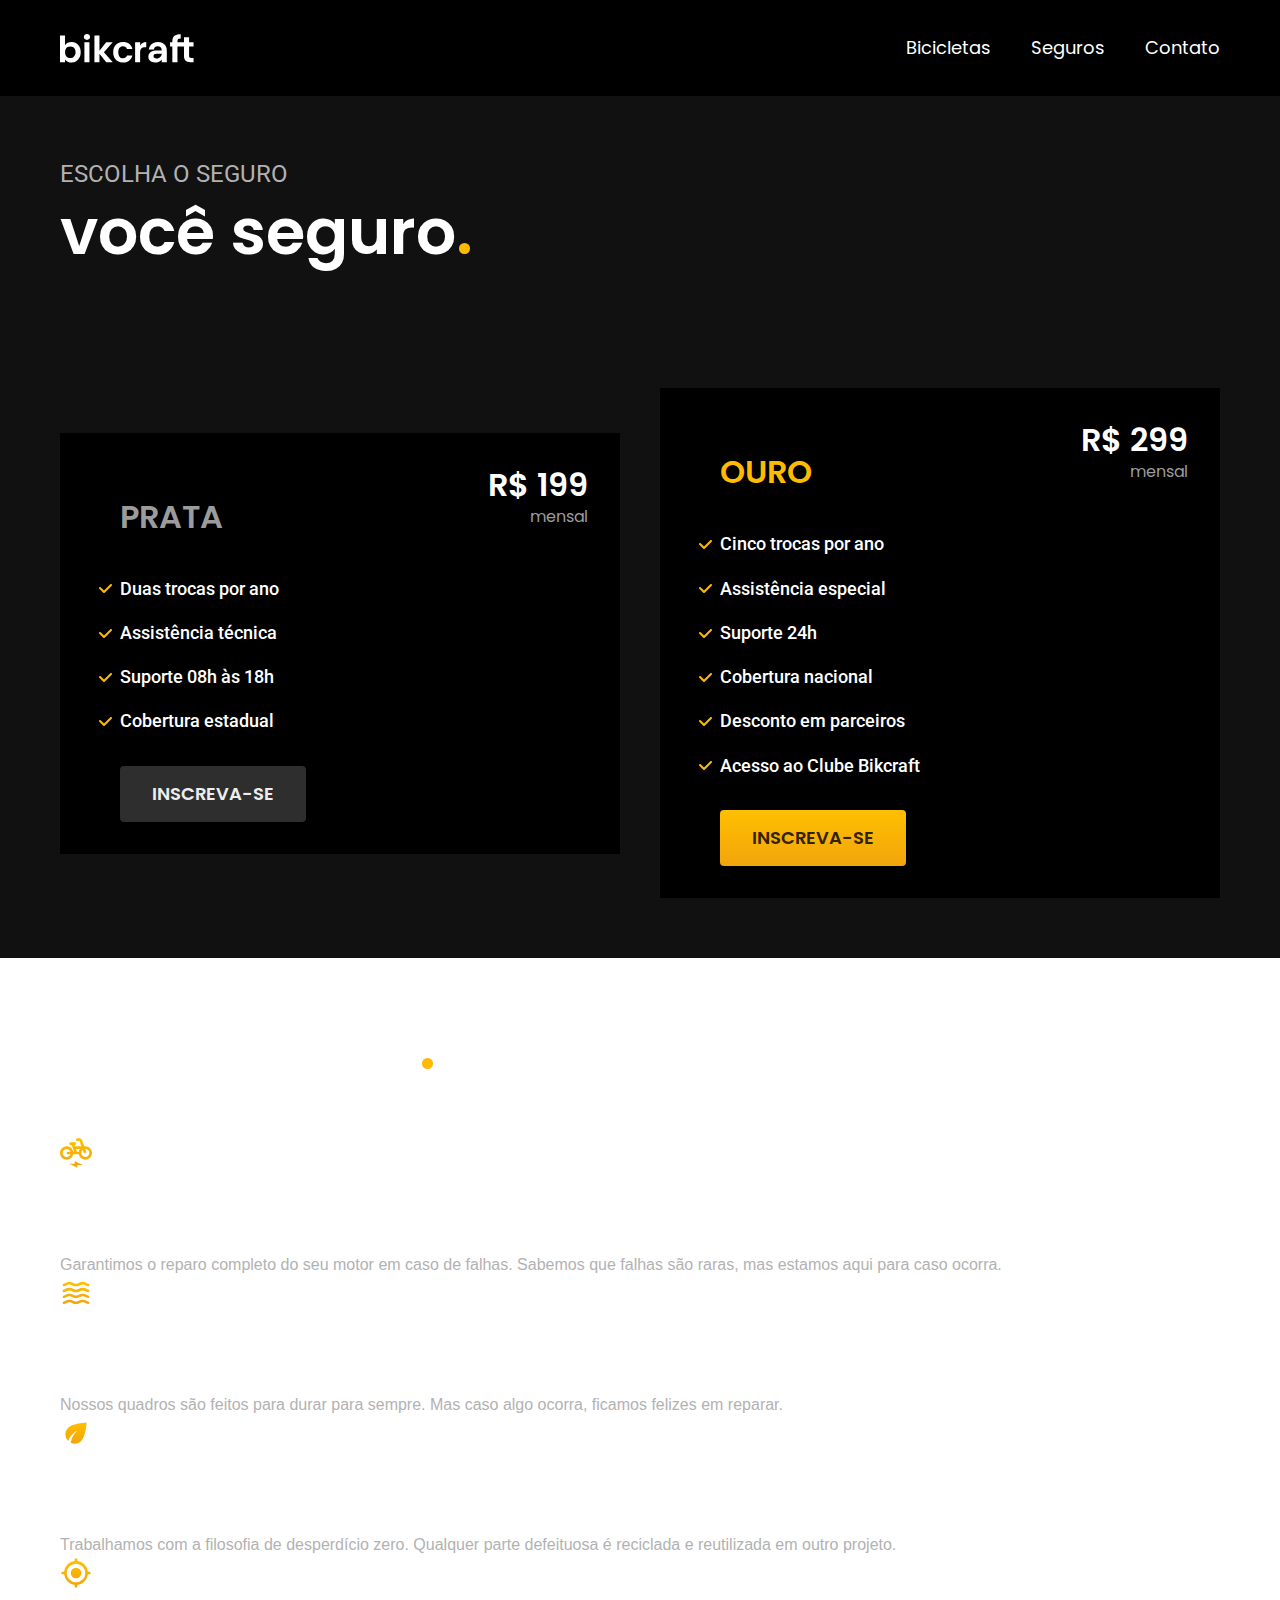
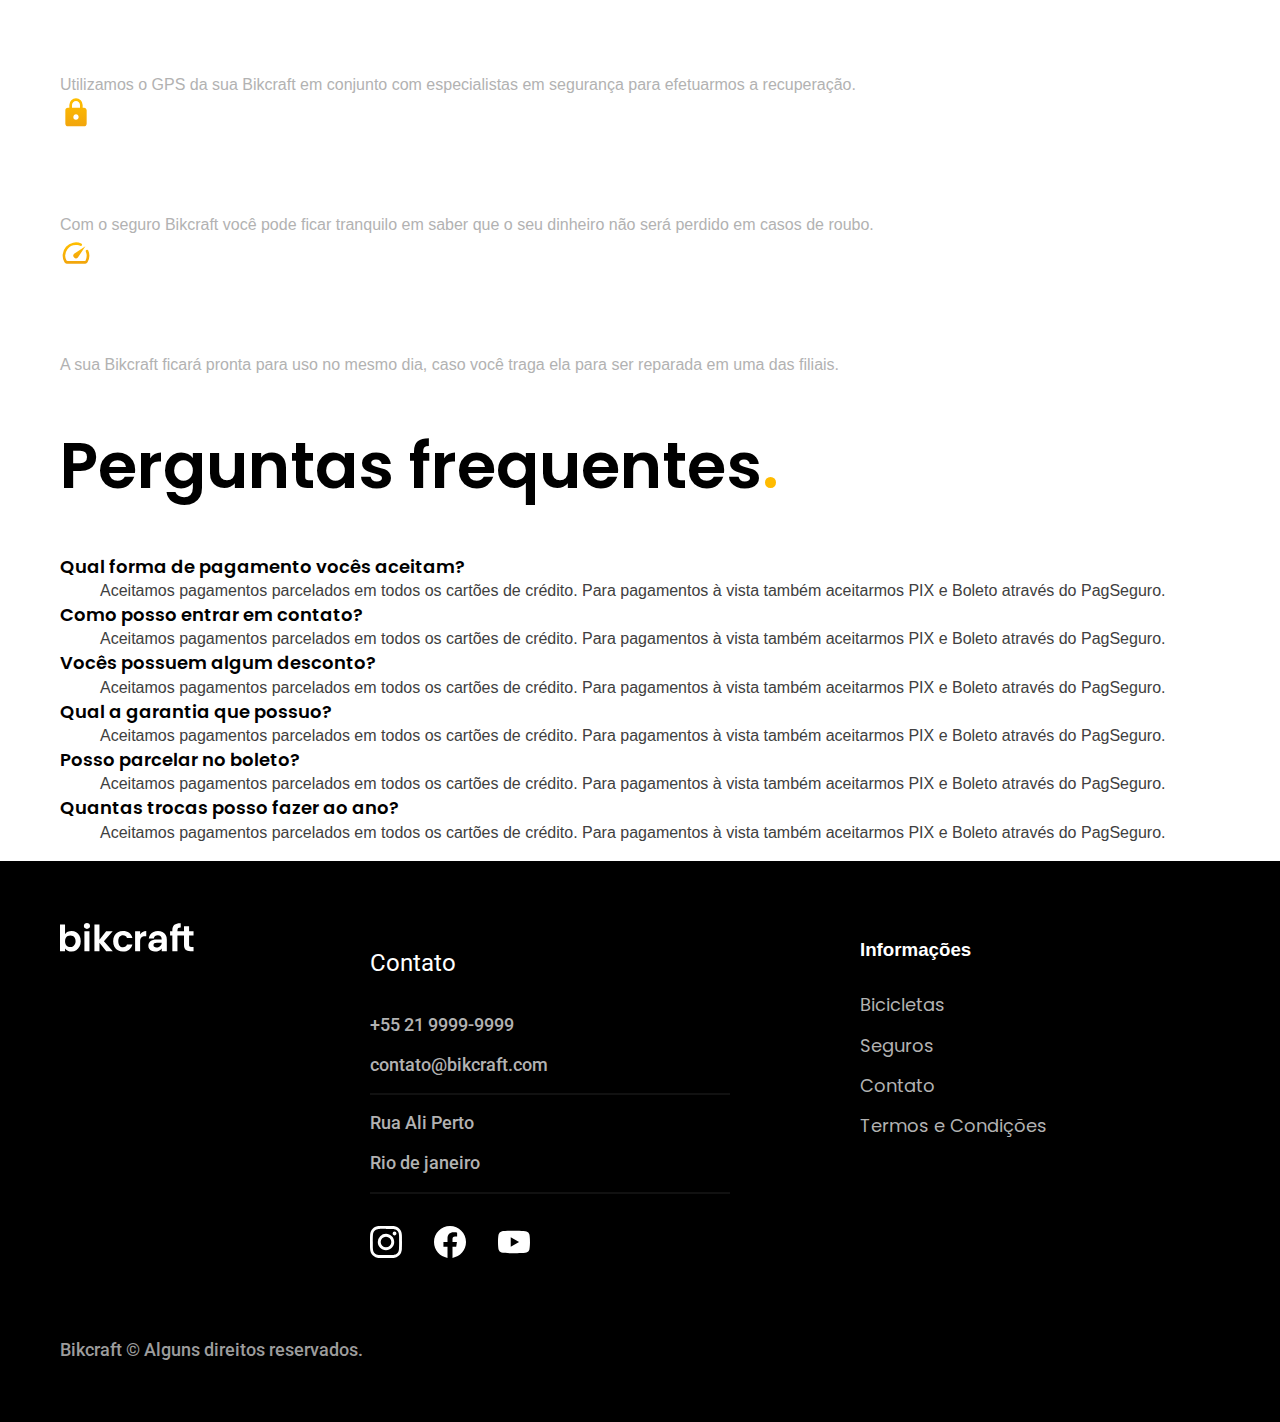
<file: seguros.html>
<!DOCTYPE html>
<html lang="pt-br">

<head>
  <meta charset="UTF-8">
  <meta name="viewport" content="width=device-width, initial-scale=1.0">
  <link rel="preload" href="./css/style.css" as="style">
  <link rel="stylesheet" href="./css/style.css">
  <title>Seguros | Bikcraft</title>
  <meta name="description" content="Termos e Condições">

  <link rel="preconnect" href="https://fonts.googleapis.com">
  <link rel="preconnect" href="https://fonts.gstatic.com" crossorigin>
  <link
    href="https://fonts.googleapis.com/css2?family=Merriweather:ital,wght@1,900&family=Poppins:wght@400;600&family=Roboto:wght@400;500&display=swap"
    rel="stylesheet">
</head>

<body id="seguros">
  <header class="header-bg">
    <div class="header container">
      <a href="./">
        <img src="./img/bikcraft.svg" alt="Bikcraft">
      </a>

      <nav aria-label="primaria">
        <ul class="header-menu font-1-m cor-0">
          <li><a href="./bicicletas.html">Bicicletas</a></li>
          <li><a href="./seguros.html">Seguros</a></li>
          <li><a href="./contato.html">Contato</a></li>
        </ul>
      </nav>
    </div>
  </header>

  <main class="seguros-bg">
    <div class="titulo-bg">
      <div class="titulo container">
        <p class="font-2-l-b cor-5">ESCOLHA O SEGURO</p>
        <h1 class="font-1-xxl cor-0">você seguro<span class="cor-p1">.</span></h1>
      </div>
    </div>

    <div class="seguros container">
      <div class="seguros-item">
        <h3 class="font-1-xl cor-6">PRATA</h3>
        <span class="font-1-xl cor-0">R$ 199 <span class="font-1-xs cor-6">mensal</span></span>
        <ul class="font-2-m cor-0">
          <li>Duas trocas por ano</li>
          <li>Assistência técnica</li>
          <li>Suporte 08h às 18h</li>
          <li>Cobertura estadual</li>
        </ul>
        <a href="orcamento.html" class="botao secundario">Inscreva-se</a>
      </div>

      <div class="seguros-item">
        <h3 class="font-1-xl cor-p1">OURO</h3>
        <span class="font-1-xl cor-0">R$ 299 <span class="font-1-xs cor-6">mensal</span></span>
        <ul class="font-2-m cor-0">
          <li>Cinco trocas por ano</li>
          <li>Assistência especial</li>
          <li>Suporte 24h</li>
          <li>Cobertura nacional</li>
          <li>Desconto em parceiros</li>
          <li>Acesso ao Clube Bikcraft</li>
        </ul>
        <a href="orcamento.html" class="botao">Inscreva-se</a>
      </div>
    </div>
  </main>

  <article class="vantagens-bg">
    <div class="vantagens container">
      <h2 class="font-1-xxl cor-0">Vantagens<span class="cor-p1">.</span></h2>
      <ul>
        <li>
          <img src="./img/icones/eletrica.svg" alt="">
          <h3 class="font-1-l cor-0">Reparo Elétrico</h3>
          <p class="font-2-s cor-5">Garantimos o reparo completo do seu motor em caso de falhas. Sabemos que falhas são
            raras, mas estamos aqui para caso ocorra.</p>
        </li>
        <li>
          <img src="./img/icones/carbono.svg" alt="">
          <h3 class="font-1-l cor-0">Carbono</h3>
          <p class="font-2-s cor-5">Nossos quadros são feitos para durar para sempre. Mas caso algo ocorra, ficamos
            felizes em reparar.</p>
        </li>
        <li>
          <img src="./img/icones/sustentavel.svg" alt="">
          <h3 class="font-1-l cor-0">Sustentável</h3>
          <p class="font-2-s cor-5">Trabalhamos com a filosofia de desperdício zero. Qualquer parte defeituosa é
            reciclada e reutilizada em outro projeto.</p>
        </li>
        <li>
          <img src="./img/icones/rastreador.svg" alt="">
          <h3 class="font-1-l cor-0">Rastreador</h3>
          <p class="font-2-s cor-5">Utilizamos o GPS da sua Bikcraft em conjunto com especialistas em segurança para
            efetuarmos a recuperação.</p>
        </li>
        <li>
          <img src="./img/icones/seguro.svg" alt="">
          <h3 class="font-1-l cor-0">Segurança</h3>
          <p class="font-2-s cor-5">Com o seguro Bikcraft você pode ficar tranquilo em saber que o seu dinheiro não será
            perdido em casos de roubo.</p>
        </li>
        <li>
          <img src="./img/icones/velocidade.svg" alt="">
          <h3 class="font-1-l cor-0">Rapidez</h3>
          <p class="font-2-s cor-5">A sua Bikcraft ficará pronta para uso no mesmo dia, caso você traga ela para ser
            reparada em uma das filiais.</p>
        </li>
      </ul>
    </div>
  </article>

  <article class="perguntas container">
    <h2 class="font-1-xxl">Perguntas frequentes<span class="cor-p1">.</span></h2>
    <dl>
      <div>
        <dt class="font-1-m-b">
          Qual forma de pagamento vocês aceitam?
        </dt>
        <dd class="font-2-s cor-9">
          Aceitamos pagamentos parcelados em todos os cartões de crédito. Para pagamentos à vista também aceitarmos PIX
          e Boleto através do PagSeguro.
        </dd>
      </div>
      <div>
        <dt class="font-1-m-b">
          Como posso entrar em contato?
        </dt>
        <dd class="font-2-s cor-9">
          Aceitamos pagamentos parcelados em todos os cartões de crédito. Para pagamentos à vista também aceitarmos PIX
          e Boleto através do PagSeguro.
        </dd>
      </div>
      <div>
        <dt class="font-1-m-b">
          Vocês possuem algum desconto?
        </dt>
        <dd class="font-2-s cor-9">
          Aceitamos pagamentos parcelados em todos os cartões de crédito. Para pagamentos à vista também aceitarmos PIX
          e Boleto através do PagSeguro.
        </dd>
      </div>
      <div>
        <dt class="font-1-m-b">
          Qual a garantia que possuo?
        </dt>
        <dd class="font-2-s cor-9">
          Aceitamos pagamentos parcelados em todos os cartões de crédito. Para pagamentos à vista também aceitarmos PIX
          e Boleto através do PagSeguro.
        </dd>
      </div>
      <div>
        <dt class="font-1-m-b">
          Posso parcelar no boleto?
        </dt>
        <dd class="font-2-s cor-9">
          Aceitamos pagamentos parcelados em todos os cartões de crédito. Para pagamentos à vista também aceitarmos PIX
          e Boleto através do PagSeguro.
        </dd>
      </div>
      <div>
        <dt class="font-1-m-b">
          Quantas trocas posso fazer ao ano?
        </dt>
        <dd class="font-2-s cor-9">
          Aceitamos pagamentos parcelados em todos os cartões de crédito. Para pagamentos à vista também aceitarmos PIX
          e Boleto através do PagSeguro.
        </dd>
      </div>
    </dl>
  </article>

  <footer class="footer-bg">
    <div class="footer container">
      <img src="./img/bikcraft.svg" alt="bikcraft">

      <div class="footer-contato">
        <h3 class="font-2-l-b cor-0">Contato</h3>
        <ul class="cor-5 font-2-m">
          <li><a href="tel:+5521999999999">+55 21 9999-9999</a></li>
          <li><a href="mailto:contato@bikcraft.com">contato@bikcraft.com</a></li>
          <li>Rua Ali Perto</li>
          <li>Rio de janeiro</li>
        </ul>
        <div class="footer-redes">
          <a href="./">
            <img src="./img/redes/instagram.svg" alt="instagram">
          </a>
          <a href="./">
            <img src="./img/redes/facebook.svg" alt="facebook">
          </a><a href="./">
            <img src="./img/redes/youtube.svg" alt="youtube">
          </a>
        </div>
      </div>
      <div class="footer-informacoes">
        <h3 class="font-1-l-b cor-0">Informações</h3>
        <nav>
          <ul class="font-1-m cor-5">
            <li><a href="./bicicletas.html">Bicicletas</a></li>
            <li><a href="./seguros.html">Seguros</a></li>
            <li><a href="./contato.html">Contato</a></li>
            <li><a href="./termos.html">Termos e Condições</a></li>
          </ul>
        </nav>
      </div>
      <p class="footer-copy font-2-m cor-6">Bikcraft © Alguns direitos reservados.</p>
    </div>
  </footer>
</body>

</html>
</file>
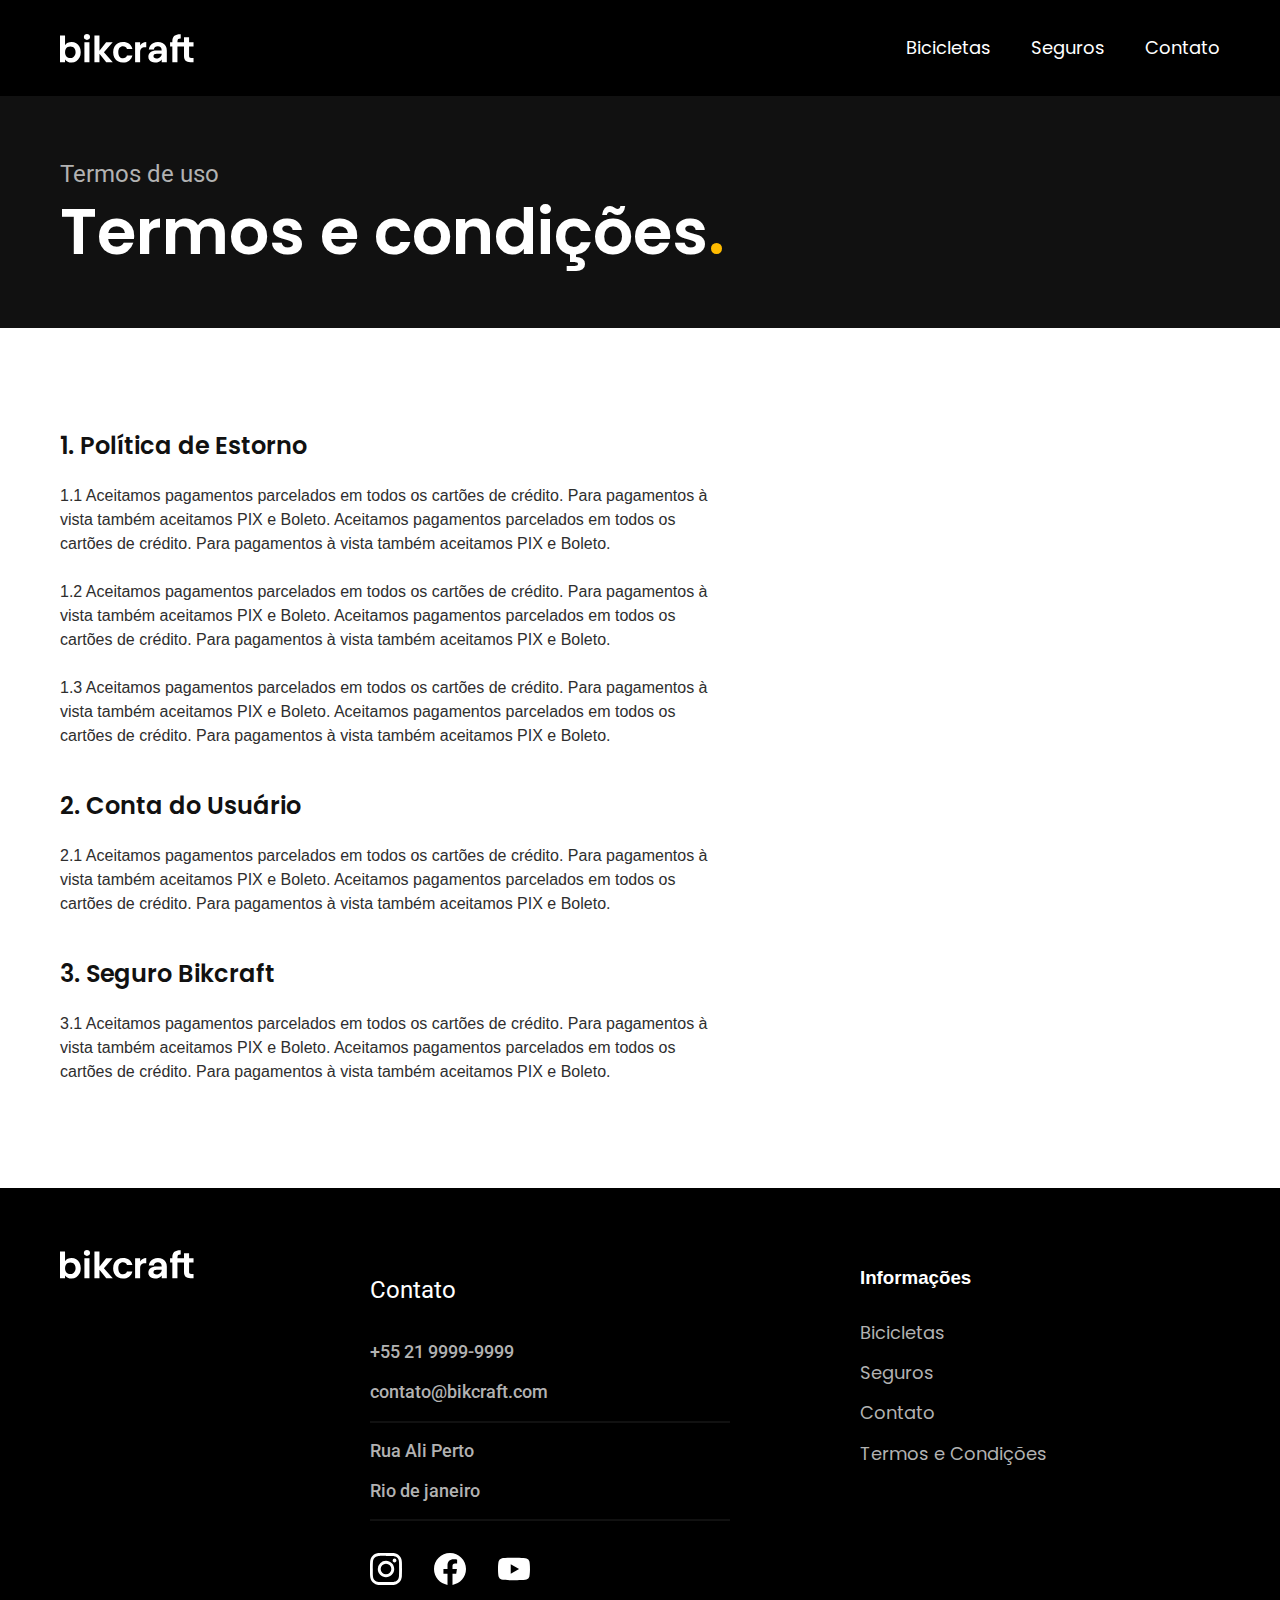
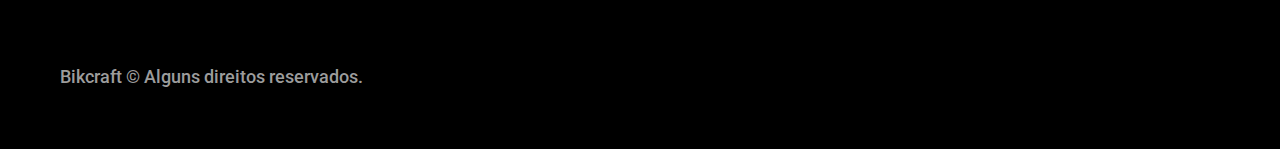
<file: termos.html>
<!DOCTYPE html>
<html lang="pt-br">

<head>
  <meta charset="UTF-8">
  <meta name="viewport" content="width=device-width, initial-scale=1.0">
  <link rel="preload" href="./css/style.css" as="style">
  <link rel="stylesheet" href="./css/style.css">
  <title>Termos e Condições | Bikcraft</title>
  <meta name="description" content="Termos e Condições">

  <link rel="preconnect" href="https://fonts.googleapis.com">
  <link rel="preconnect" href="https://fonts.gstatic.com" crossorigin>
  <link
    href="https://fonts.googleapis.com/css2?family=Merriweather:ital,wght@1,900&family=Poppins:wght@400;600&family=Roboto:wght@400;500&display=swap"
    rel="stylesheet">
</head>

<body id="termos">
  <header class="header-bg">
    <div class="header container">
      <a href="./">
        <img src="./img/bikcraft.svg" alt="Bikcraft">
      </a>

      <nav aria-label="primaria">
        <ul class="header-menu font-1-m cor-0">
          <li><a href="./bicicletas.html">Bicicletas</a></li>
          <li><a href="./seguros.html">Seguros</a></li>
          <li><a href="./contato.html">Contato</a></li>
        </ul>
      </nav>
    </div>
  </header>

  <main>
    <div class="titulo-bg">
      <div class="titulo container">
        <p class="font-2-l-b cor-5">Termos de uso</p>
        <h1 class="font-1-xxl cor-0">Termos e condições<span class="cor-p1">.</span></h1>
      </div>
    </div>

    <div class="termos font-2-s cor-10 container">
      <h2 class="font-1-l cor-11">1. Política de Estorno</h2>
      <p>1.1 Aceitamos pagamentos parcelados em todos os cartões de crédito. Para pagamentos à vista também aceitamos
        PIX e Boleto. Aceitamos pagamentos parcelados em todos os cartões de crédito. Para pagamentos à vista também
        aceitamos PIX e Boleto.</p>
      <p>1.2 Aceitamos pagamentos parcelados em todos os cartões de crédito. Para pagamentos à vista também aceitamos
        PIX e Boleto. Aceitamos pagamentos parcelados em todos os cartões de crédito. Para pagamentos à vista também
        aceitamos PIX e Boleto.</p>
      <p>1.3 Aceitamos pagamentos parcelados em todos os cartões de crédito. Para pagamentos à vista também aceitamos
        PIX e Boleto. Aceitamos pagamentos parcelados em todos os cartões de crédito. Para pagamentos à vista também
        aceitamos PIX e Boleto.</p>
      <h2 class="font-1-l cor-11">2. Conta do Usuário</h2>
      <p>2.1 Aceitamos pagamentos parcelados em todos os cartões de crédito. Para pagamentos à vista também aceitamos
        PIX e Boleto. Aceitamos pagamentos parcelados em todos os cartões de crédito. Para pagamentos à vista também
        aceitamos PIX e Boleto.</p>
      <h2 class="font-1-l cor-11">3. Seguro Bikcraft</h2>
      <p>3.1 Aceitamos pagamentos parcelados em todos os cartões de crédito. Para pagamentos à vista também aceitamos
        PIX e Boleto. Aceitamos pagamentos parcelados em todos os cartões de crédito. Para pagamentos à vista também
        aceitamos PIX e Boleto.</p>
    </div>
  </main>

  <footer class="footer-bg">
    <div class="footer container">
      <img src="./img/bikcraft.svg" alt="bikcraft">

      <div class="footer-contato">
        <h3 class="font-2-l-b cor-0">Contato</h3>
        <ul class="cor-5 font-2-m">
          <li><a href="tel:+5521999999999">+55 21 9999-9999</a></li>
          <li><a href="mailto:contato@bikcraft.com">contato@bikcraft.com</a></li>
          <li>Rua Ali Perto</li>
          <li>Rio de janeiro</li>
        </ul>
        <div class="footer-redes">
          <a href="./">
            <img src="./img/redes/instagram.svg" alt="instagram">
          </a>
          <a href="./">
            <img src="./img/redes/facebook.svg" alt="facebook">
          </a><a href="./">
            <img src="./img/redes/youtube.svg" alt="youtube">
          </a>
        </div>
      </div>
      <div class="footer-informacoes">
        <h3 class="font-1-l-b cor-0">Informações</h3>
        <nav>
          <ul class="font-1-m cor-5">
            <li><a href="./bicicletas.html">Bicicletas</a></li>
            <li><a href="./seguros.html">Seguros</a></li>
            <li><a href="./contato.html">Contato</a></li>
            <li><a href="./termos.html">Termos e Condições</a></li>
          </ul>
        </nav>
      </div>
      <p class="footer-copy font-2-m cor-6">Bikcraft © Alguns direitos reservados.</p>
    </div>
  </footer>
</body>

</html>
</file>
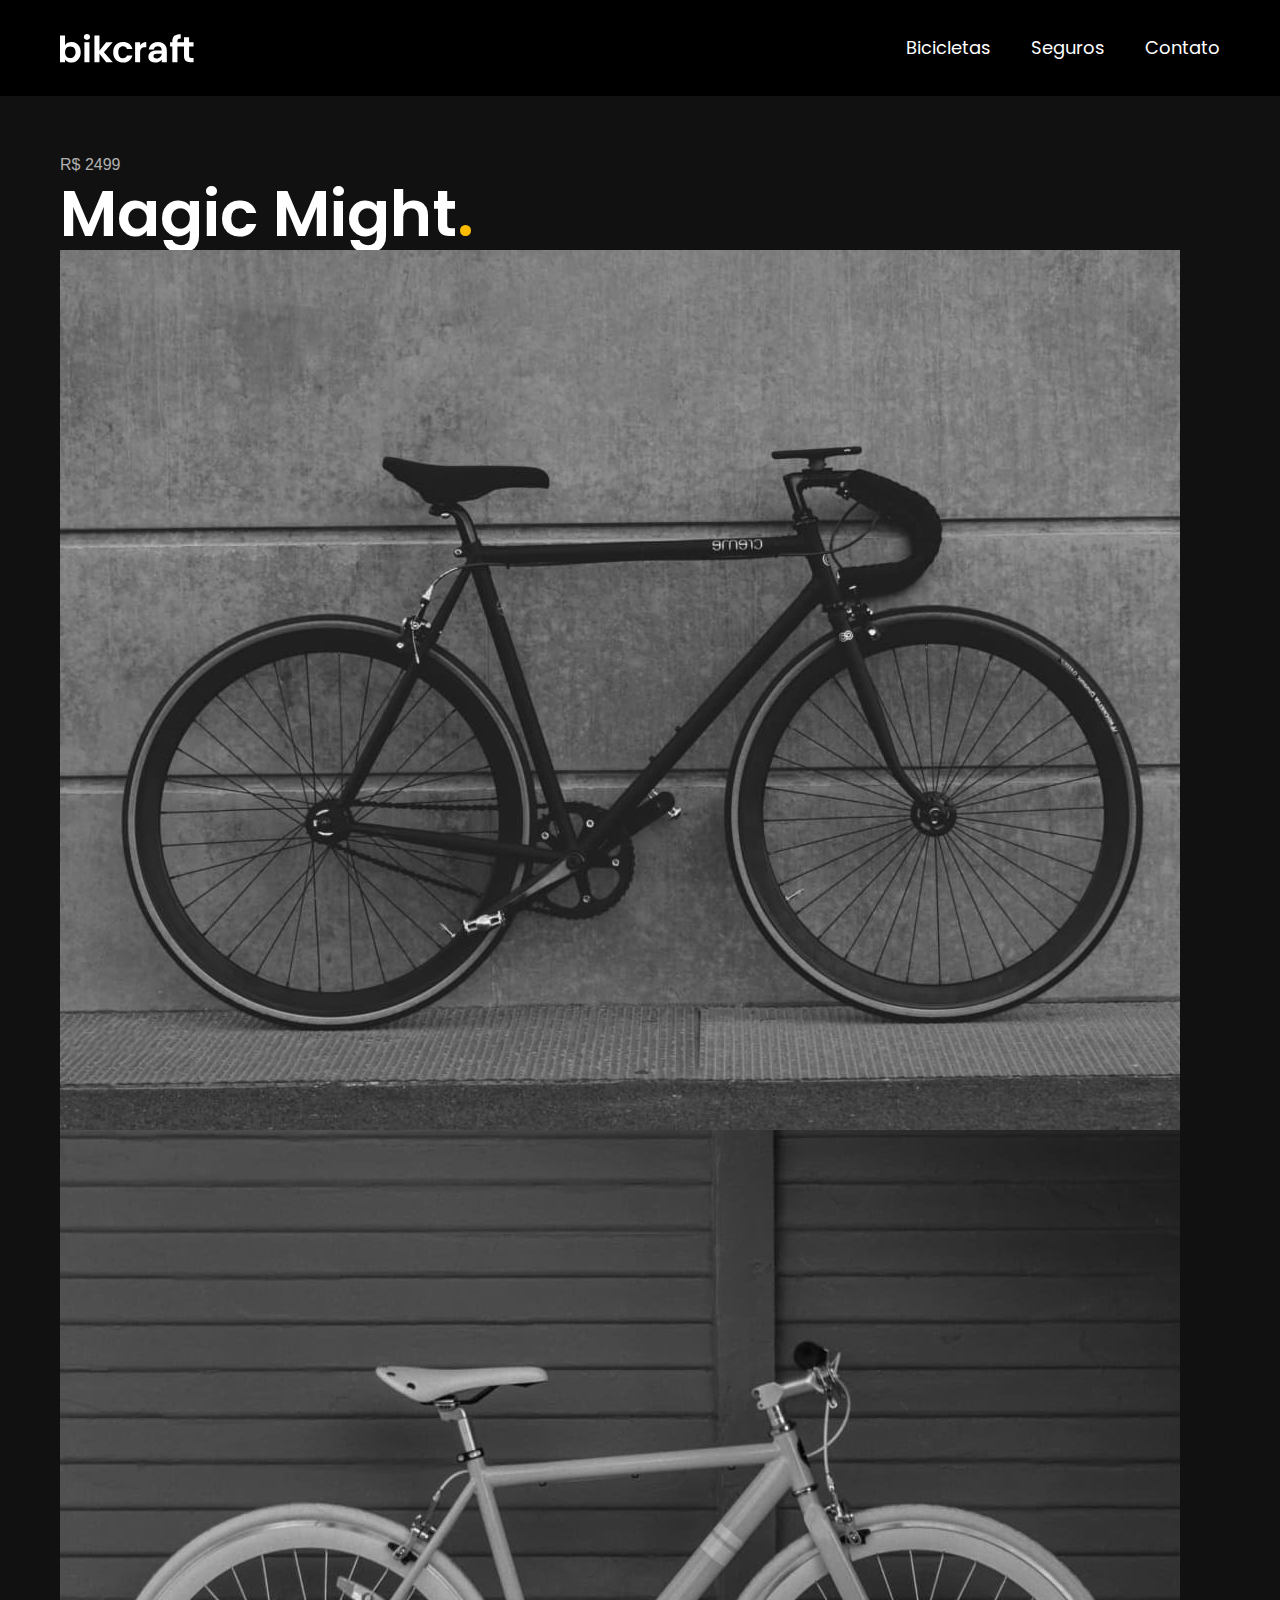
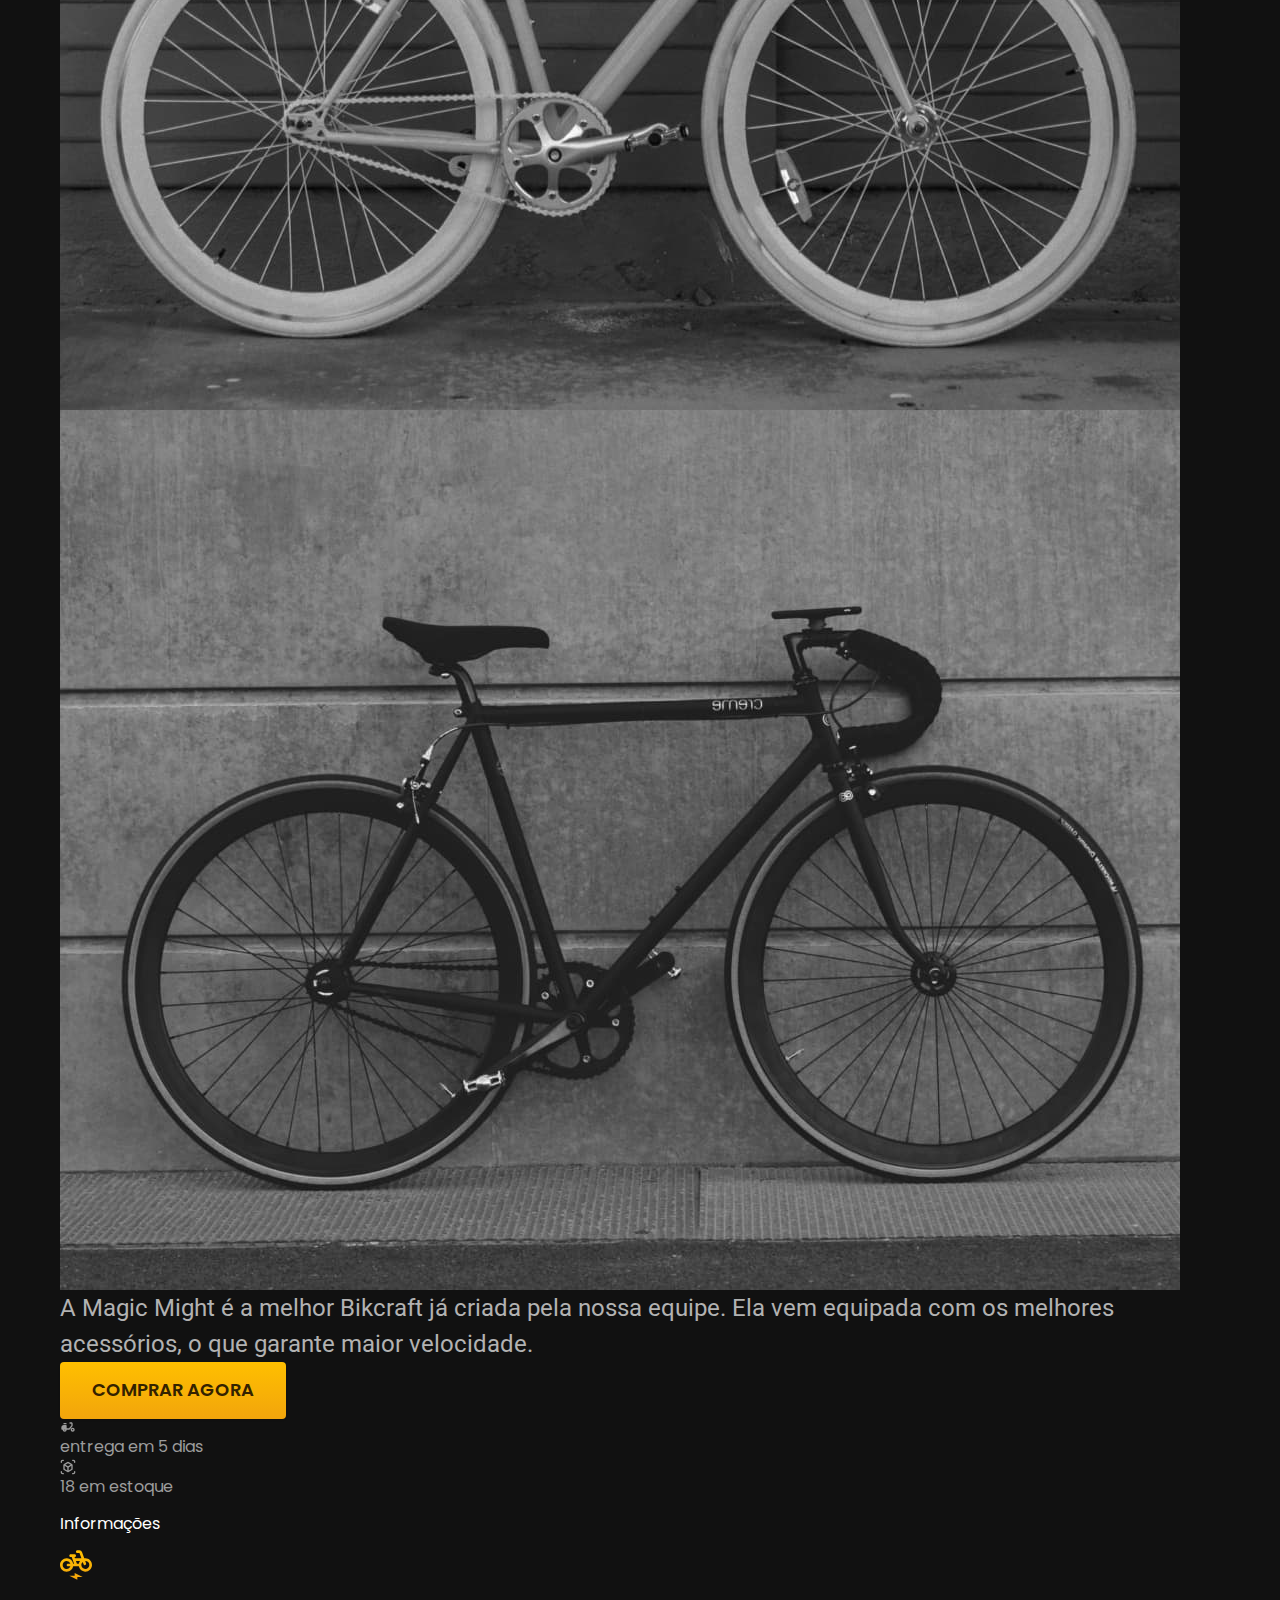
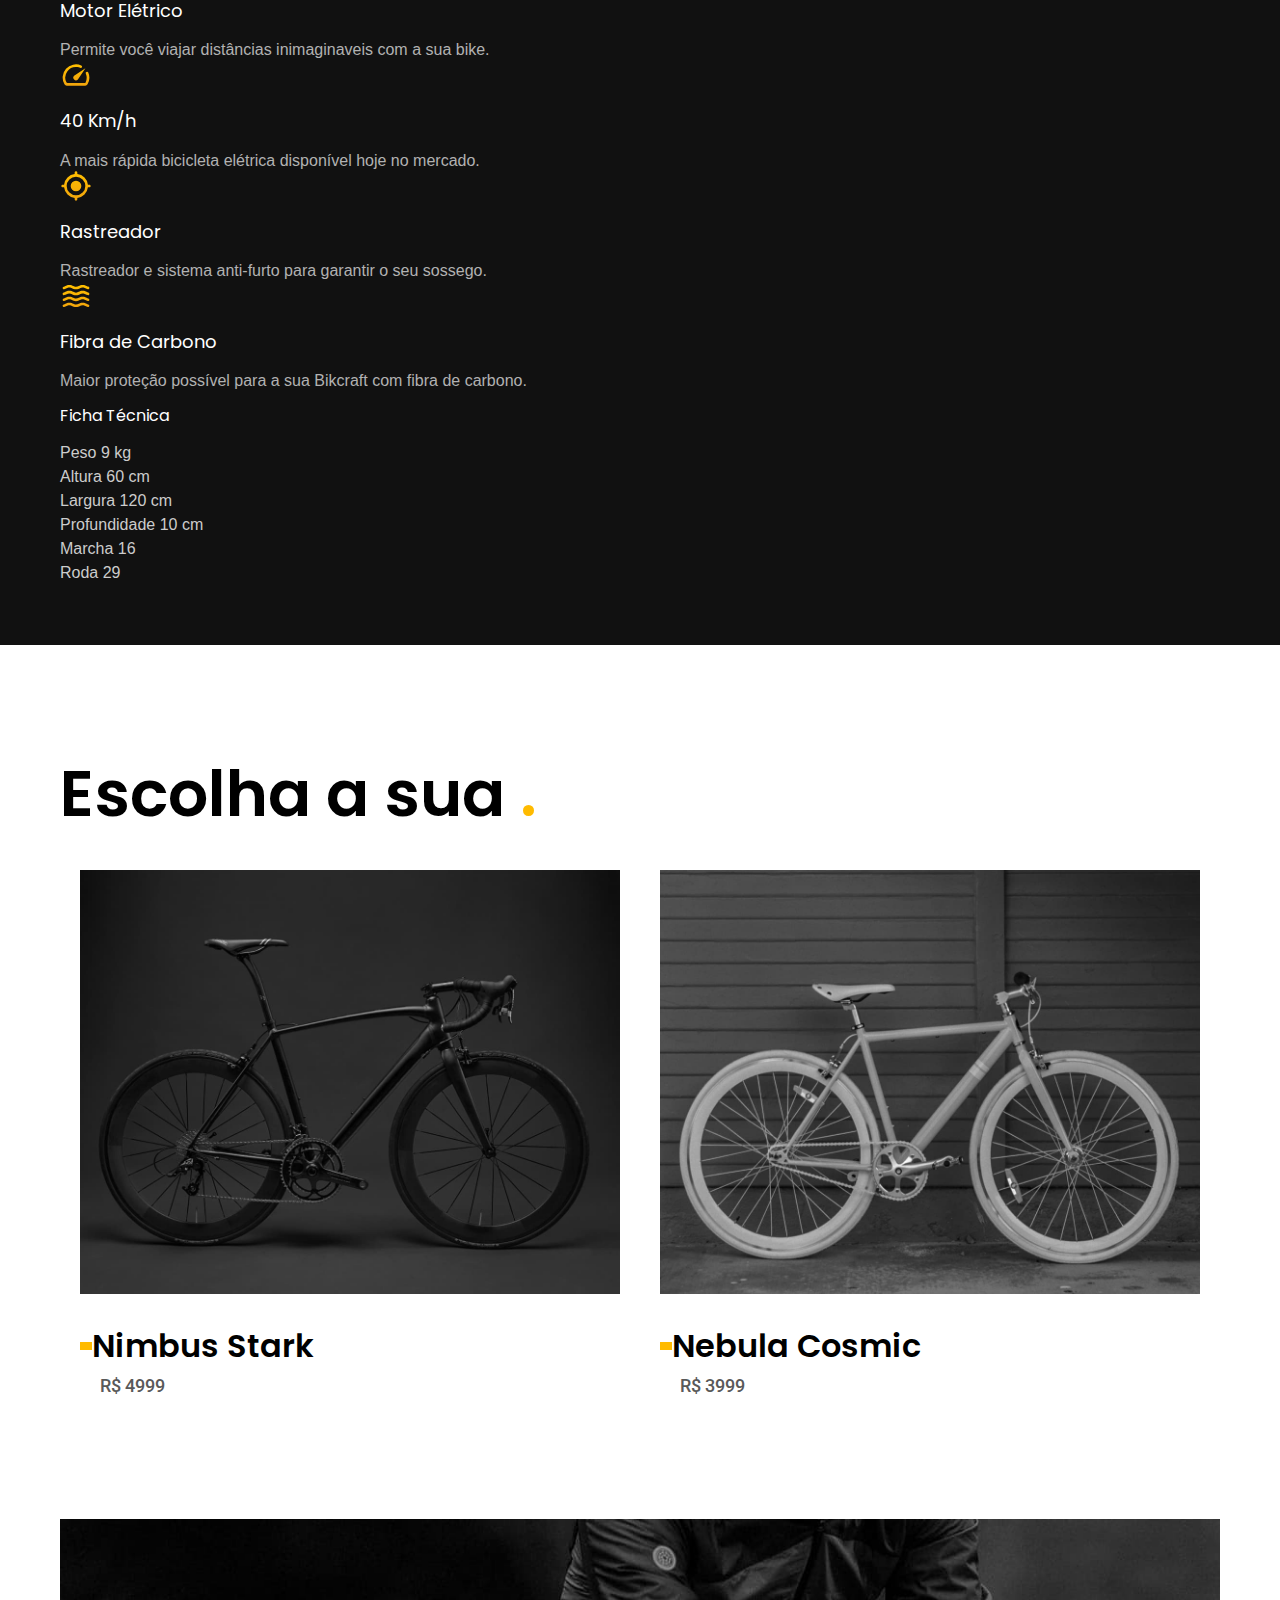
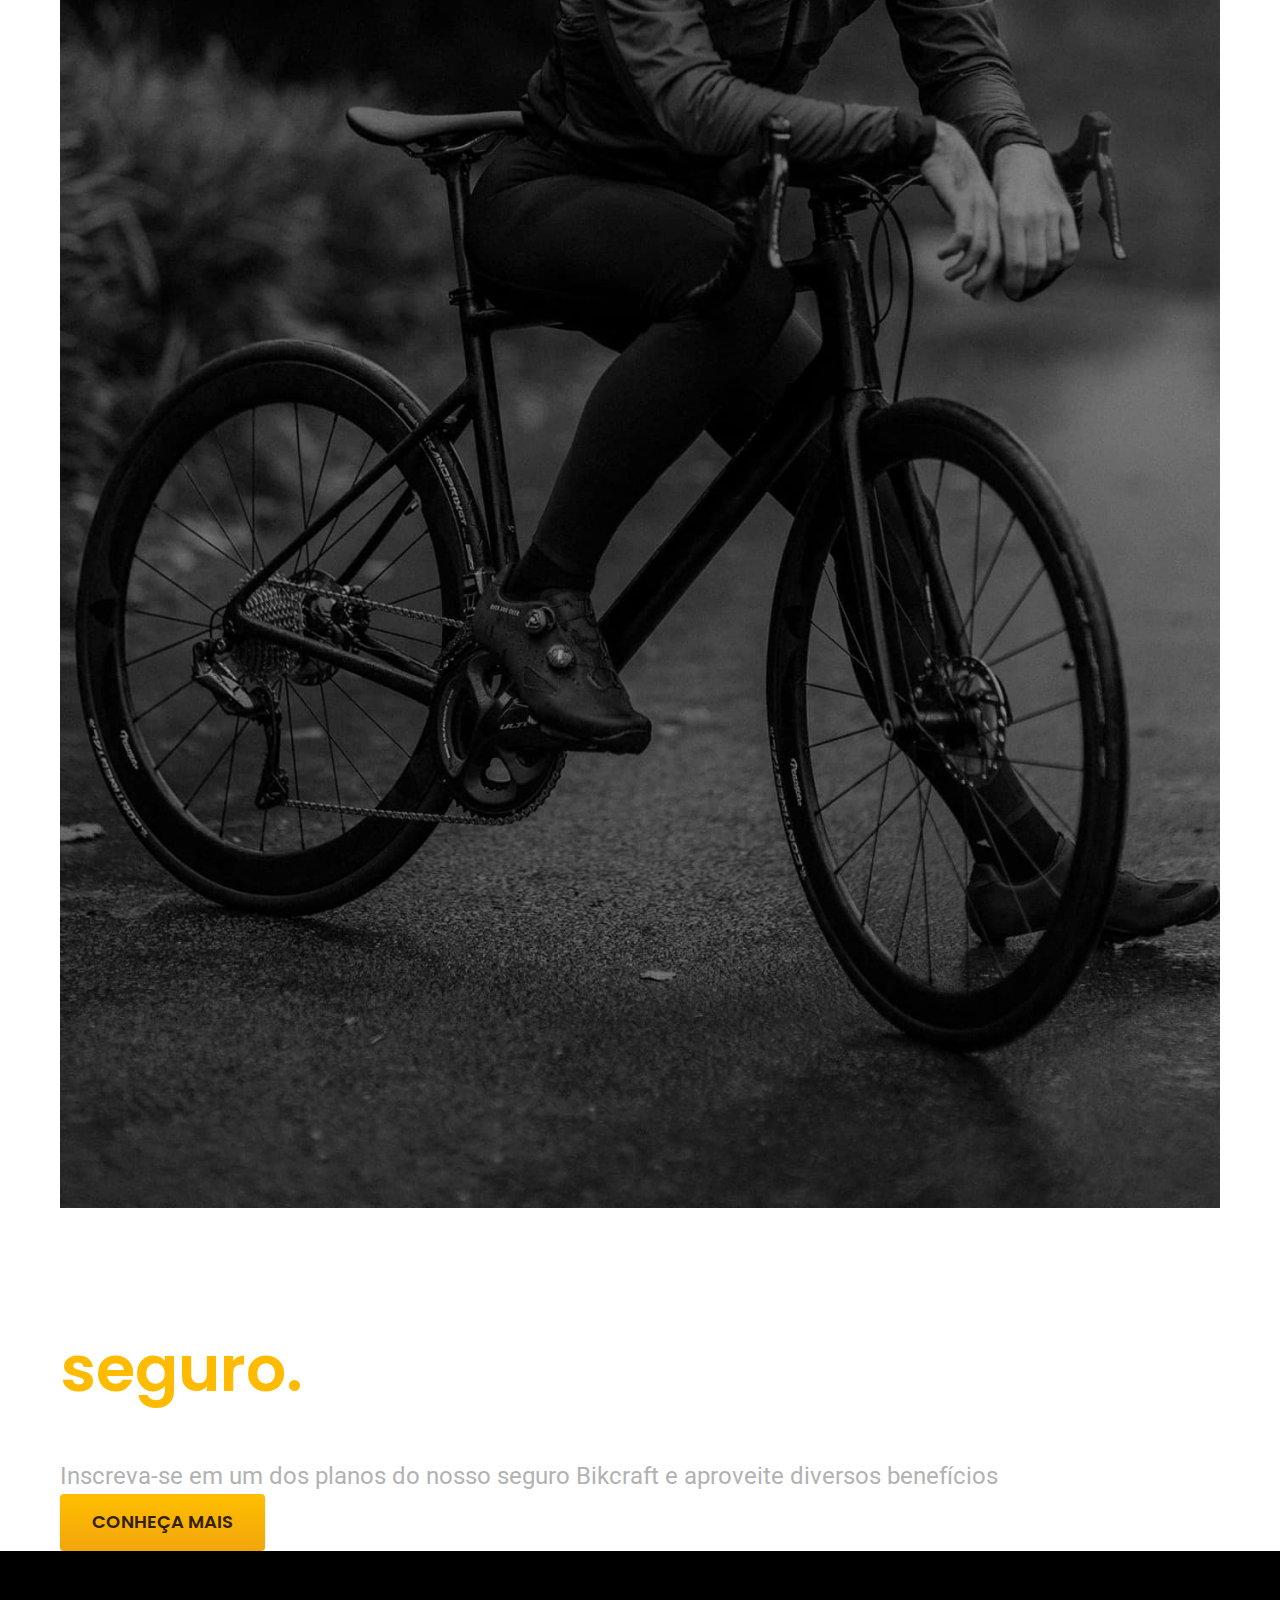
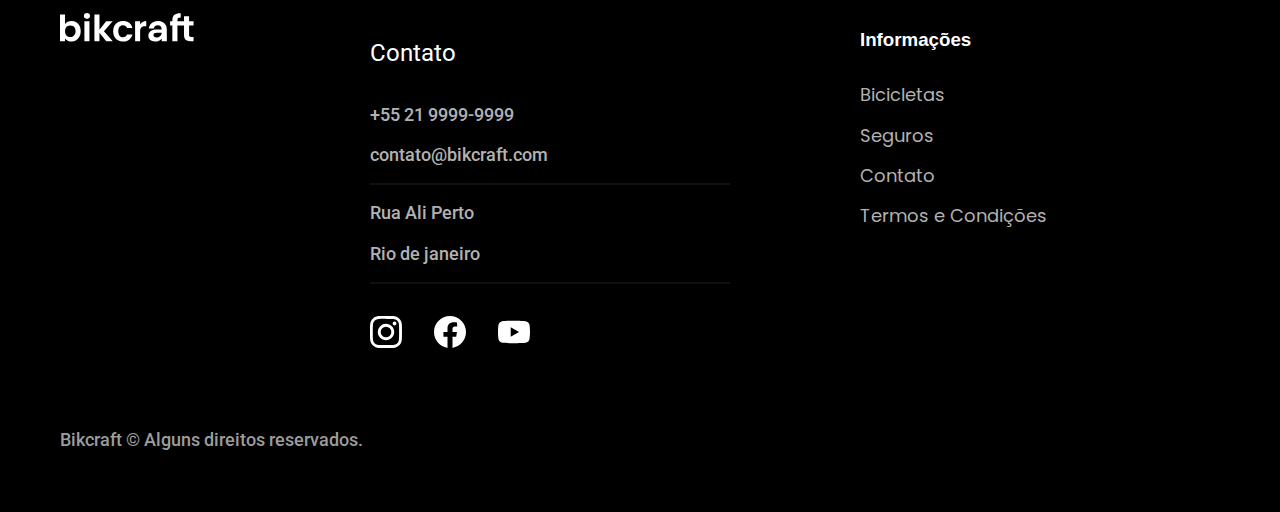
<file: bicicletas/magic.html>
<!DOCTYPE html>
<html lang="pt-br">

<head>
  <meta charset="UTF-8">
  <meta name="viewport" content="width=device-width, initial-scale=1.0">
  <link rel="stylesheet" href="../css/style.css">
  <title>Magic | Bikcraft</title>
  <meta name="description" content="Termos e Condições">

  <link rel="preconnect" href="https://fonts.googleapis.com">
  <link rel="preconnect" href="https://fonts.gstatic.com" crossorigin>
  <link
    href="https://fonts.googleapis.com/css2?family=Merriweather:ital,wght@1,900&family=Poppins:wght@400;600&family=Roboto:wght@400;500&display=swap"
    rel="stylesheet">
</head>

<body id="bicicleta">
  <header class="header-bg">
    <div class="header container">
      <a href="../">
        <img src="../img/bikcraft.svg" alt="Bikcraft">
      </a>

      <nav aria-label="primaria">
        <ul class="header-menu font-1-m cor-0">
          <li><a href="../bicicletas.html">Bicicletas</a></li>
          <li><a href="../seguros.html">Seguros</a></li>
          <li><a href="../contato.html">Contato</a></li>
        </ul>
      </nav>
    </div>
  </header>

  <main class="titulo-bg">
    <div>
      <div class="titulo container">
        <p class="font-2-lx cor-5">R$ 2499</p>
        <h1 class="font-1-xxl cor-0">Magic Might<span class="cor-p1">.</span></h1>
      </div>
    </div>
    <div class="bicicleta container">
      <div class="bicicleta-imagem">
        <img src="../img/bicicleta/nimbus2.jpg" alt="bicicleta preta">
        <img src="../img/bicicleta/nimbus3.jpg" alt="bicicleta preta">
        <img src="../img/bicicleta/nimbus2.jpg" alt="bicicleta preta">
      </div>
      <div class="bicicleta-conteudo">
        <p class="font-2-l cor-5">A Magic Might é a melhor Bikcraft já criada pela nossa equipe. Ela vem equipada com
          os melhores acessórios, o que garante maior velocidade.</p>
        <div class="bicicleta-comprar">
          <a class="botao" href="../orcamento.html">Comprar Agora</a>
          <span class="font-1-xs cor-6"><img src="../img/icones/entrega.svg" alt=""> entrega em 5 dias</span>
          <span class="font-1-xs cor-6"><img src="../img/icones/estoque.svg" alt=""> 18 em estoque</span>
        </div>

        <h2 class="font-1-xs cor-0">Informações</h2>
        <ul class="bicicleta-informacoes">
          <li>
            <img src="../img/icones/eletrica.svg" alt="">
            <h3 class="font-1-m cor-0">Motor Elétrico</h3>
            <p class="font-2-xs cor-5">Permite você viajar distâncias inimaginaveis com a sua bike.</p>
          </li>
          <li>
            <img src="../img/icones/velocidade.svg" alt="">
            <h3 class="font-1-m cor-0">40 Km/h</h3>
            <p class="font-2-xs cor-5">A mais rápida bicicleta elétrica disponível hoje no mercado.</p>
          </li>
          <li>
            <img src="../img/icones/rastreador.svg" alt="">
            <h3 class="font-1-m cor-0">Rastreador</h3>
            <p class="font-2-xs cor-5">Rastreador e sistema anti-furto para garantir o seu sossego.</p>
          </li>
          <li>
            <img src="../img/icones/carbono.svg" alt="">
            <h3 class="font-1-m cor-0">Fibra de Carbono</h3>
            <p class="font-2-xs cor-5">Maior proteção possível para a sua Bikcraft com fibra de carbono.</p>
          </li>
        </ul>
        <h2 class="font-1-xs cor-0">Ficha Técnica</h2>
        <ul class="bicicleta-ficha font-2-s cor-4">
          <li>Peso <span>9 kg</span></li>
          <li>Altura <span>60 cm</span></li>
          <li>Largura <span>120 cm</span></li>
          <li>Profundidade <span>10 cm</span></li>
          <li>Marcha <span>16</span></li>
          <li>Roda <span>29</span></li>
        </ul>
      </div>
    </div>
  </main>

  <article class="bicicletas-lista container">
    <h2 class="font-1-xxl ">Escolha a sua <span class="cor-p1">.</span></h2>
    <ul>
      <li>
        <a href="../bicicletas/nimbus.html">
          <img src="../img/bicicleta/nimbus1.jpg" alt="">
          <h3 class="font-1-xl">Nimbus Stark</h3>
          <span class="font-2-m cor-8">R$ 4999</span>
        </a>
      </li>
      <li>
        <a href="../bicicletas/nebula.html">
          <img src="../img/bicicleta/nimbus3.jpg" alt="">
          <h3 class="font-1-xl">Nebula Cosmic</h3>
          <span class="font-2-m cor-8">R$ 3999</span>
        </a>
      </li>
    </ul>
  </article>

  <article class="seguro-bg">
    <div class="seguro container">
      <div class="seguro-imagem">
        <img src="../img/fotos/seguros.jpg" alt="pessoa parada em cima de bicicleta">
      </div>
      <div class="seguro-conteudo">
        <h2 class="font-1-xxl cor-0">Pedale mais tranquilo com o nosso <span class="cor-p1">seguro.</span></h2>
        <p class="font-2-l cor-5">Inscreva-se em um dos planos do nosso seguro Bikcraft e aproveite diversos benefícios
        </p>
        <a class="botao" href="../seguros.html">Conheça Mais</a>
      </div>
    </div>
  </article>

  <footer class="footer-bg">
    <div class="footer container">
      <img src="../img/bikcraft.svg" alt="bikcraft">

      <div class="footer-contato">
        <h3 class="font-2-l-b cor-0">Contato</h3>
        <ul class="cor-5 font-2-m">
          <li><a href="tel:+5521999999999">+55 21 9999-9999</a></li>
          <li><a href="mailto:contato@bikcraft.com">contato@bikcraft.com</a></li>
          <li>Rua Ali Perto</li>
          <li>Rio de janeiro</li>
        </ul>
        <div class="footer-redes">
          <a href="../">
            <img src="../img/redes/instagram.svg" alt="instagram">
          </a>
          <a href="../">
            <img src="../img/redes/facebook.svg" alt="facebook">
          </a><a href="../">
            <img src="../img/redes/youtube.svg" alt="youtube">
          </a>
        </div>
      </div>
      <div class="footer-informacoes">
        <h3 class="font-1-l-b cor-0">Informações</h3>
        <nav>
          <ul class="font-1-m cor-5">
            <li><a href="../bicicletas.html">Bicicletas</a></li>
            <li><a href="../seguros.html">Seguros</a></li>
            <li><a href="../contato.html">Contato</a></li>
            <li><a href="../termos.html">Termos e Condições</a></li>
          </ul>
        </nav>
      </div>
      <p class="footer-copy font-2-m cor-6">Bikcraft © Alguns direitos reservados.</p>
    </div>
  </footer>
</body>

</html>
</file>
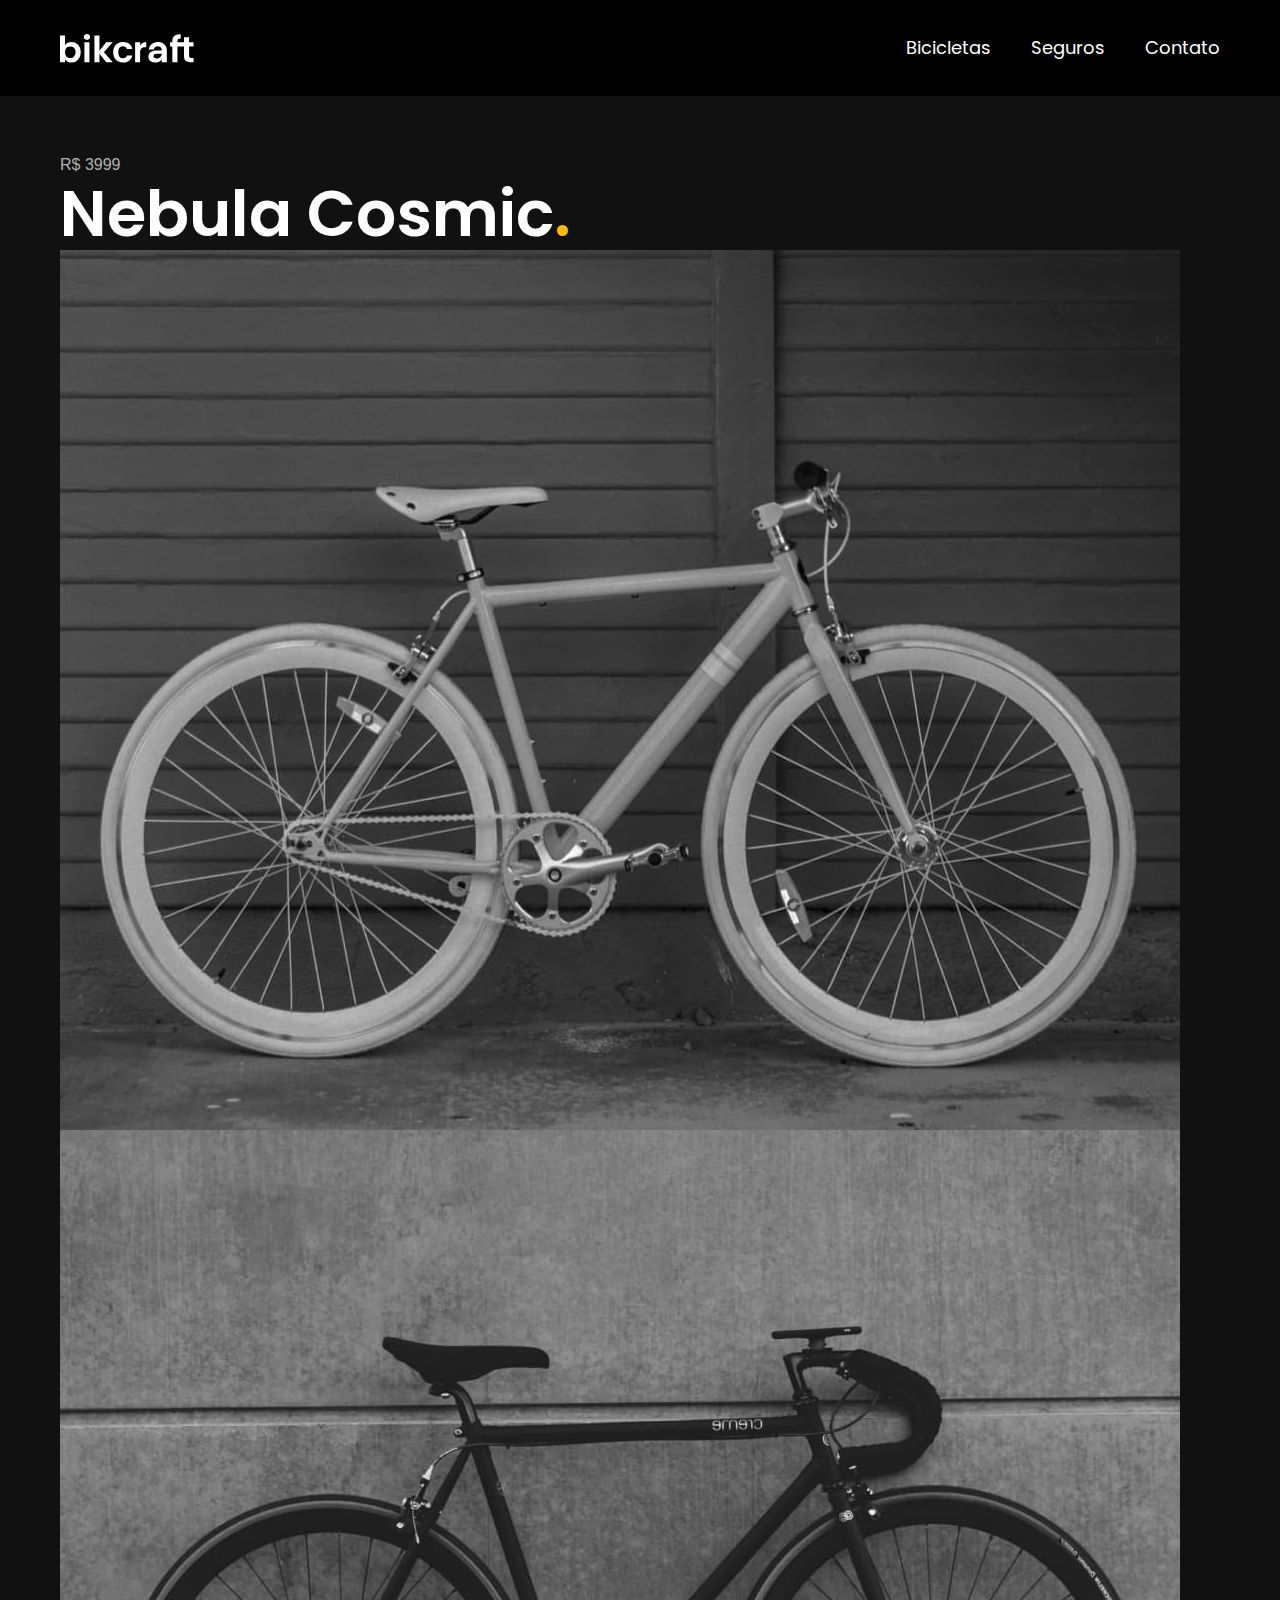
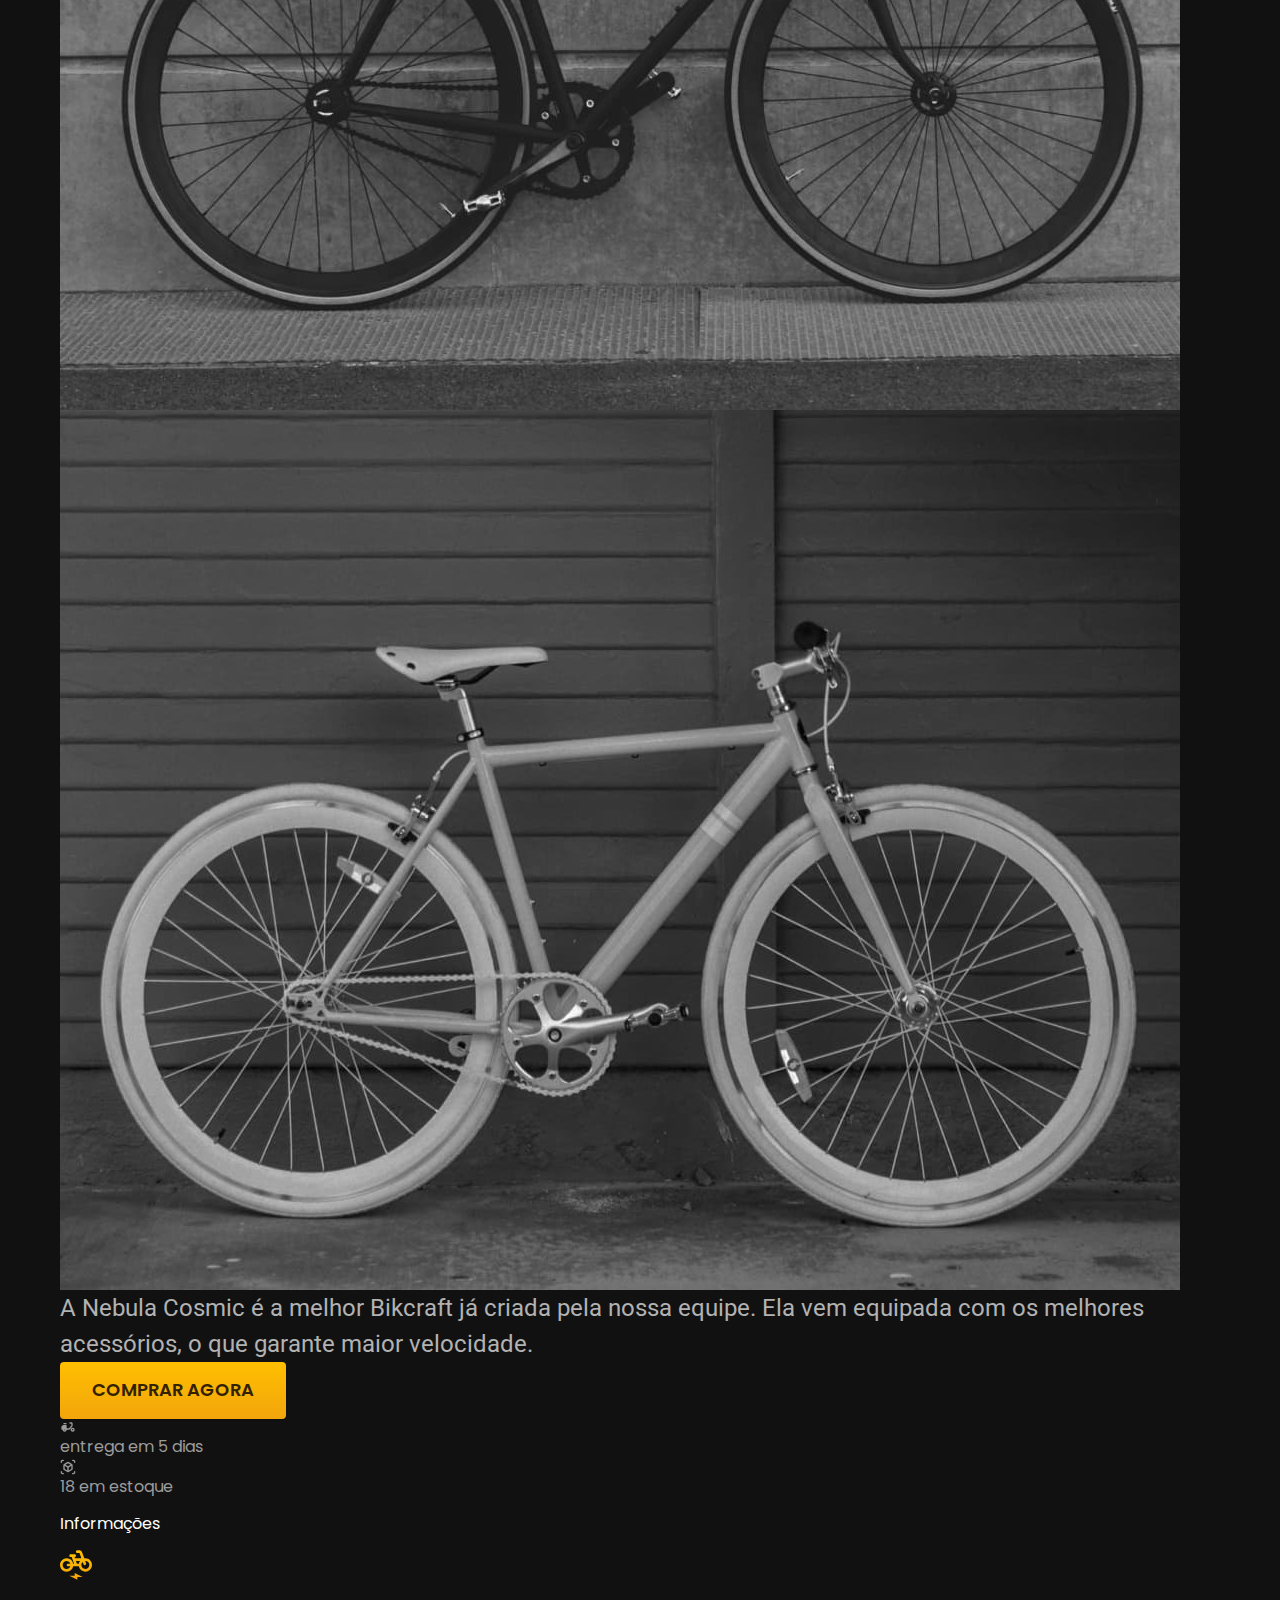
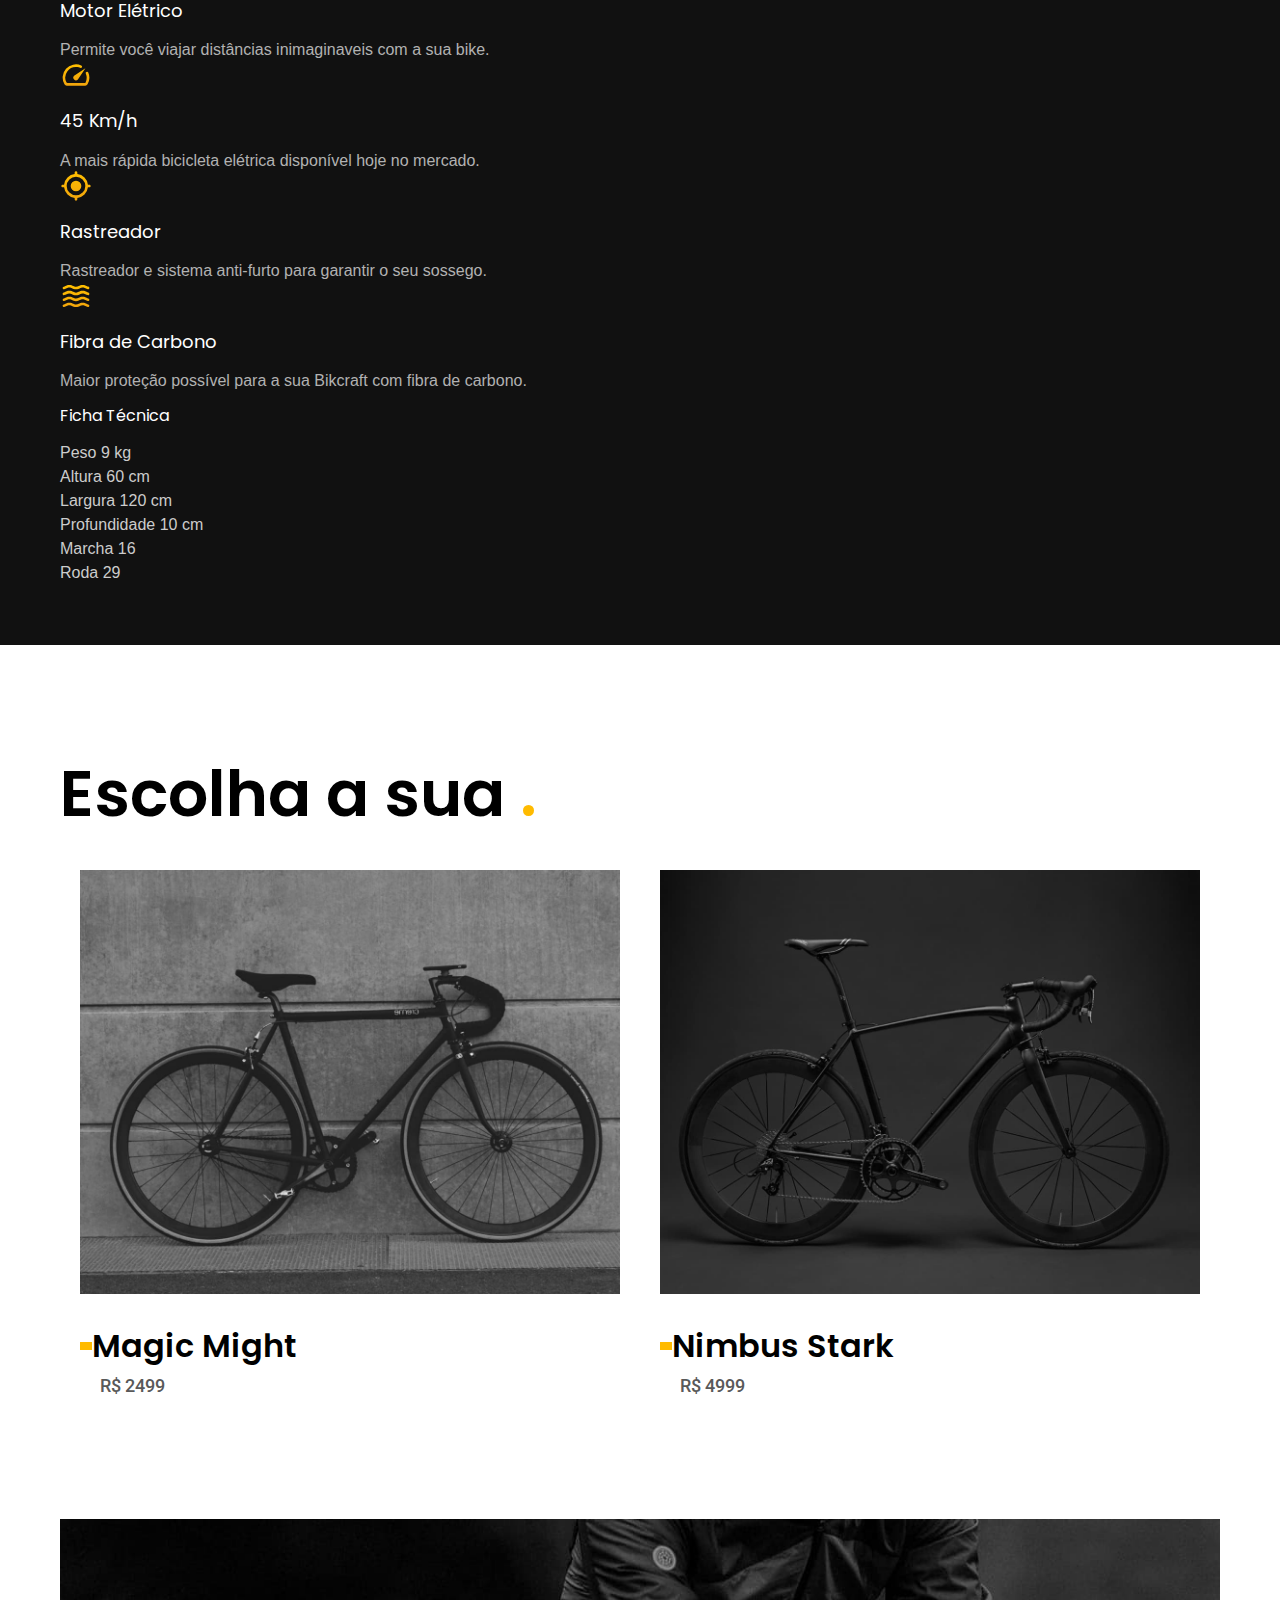
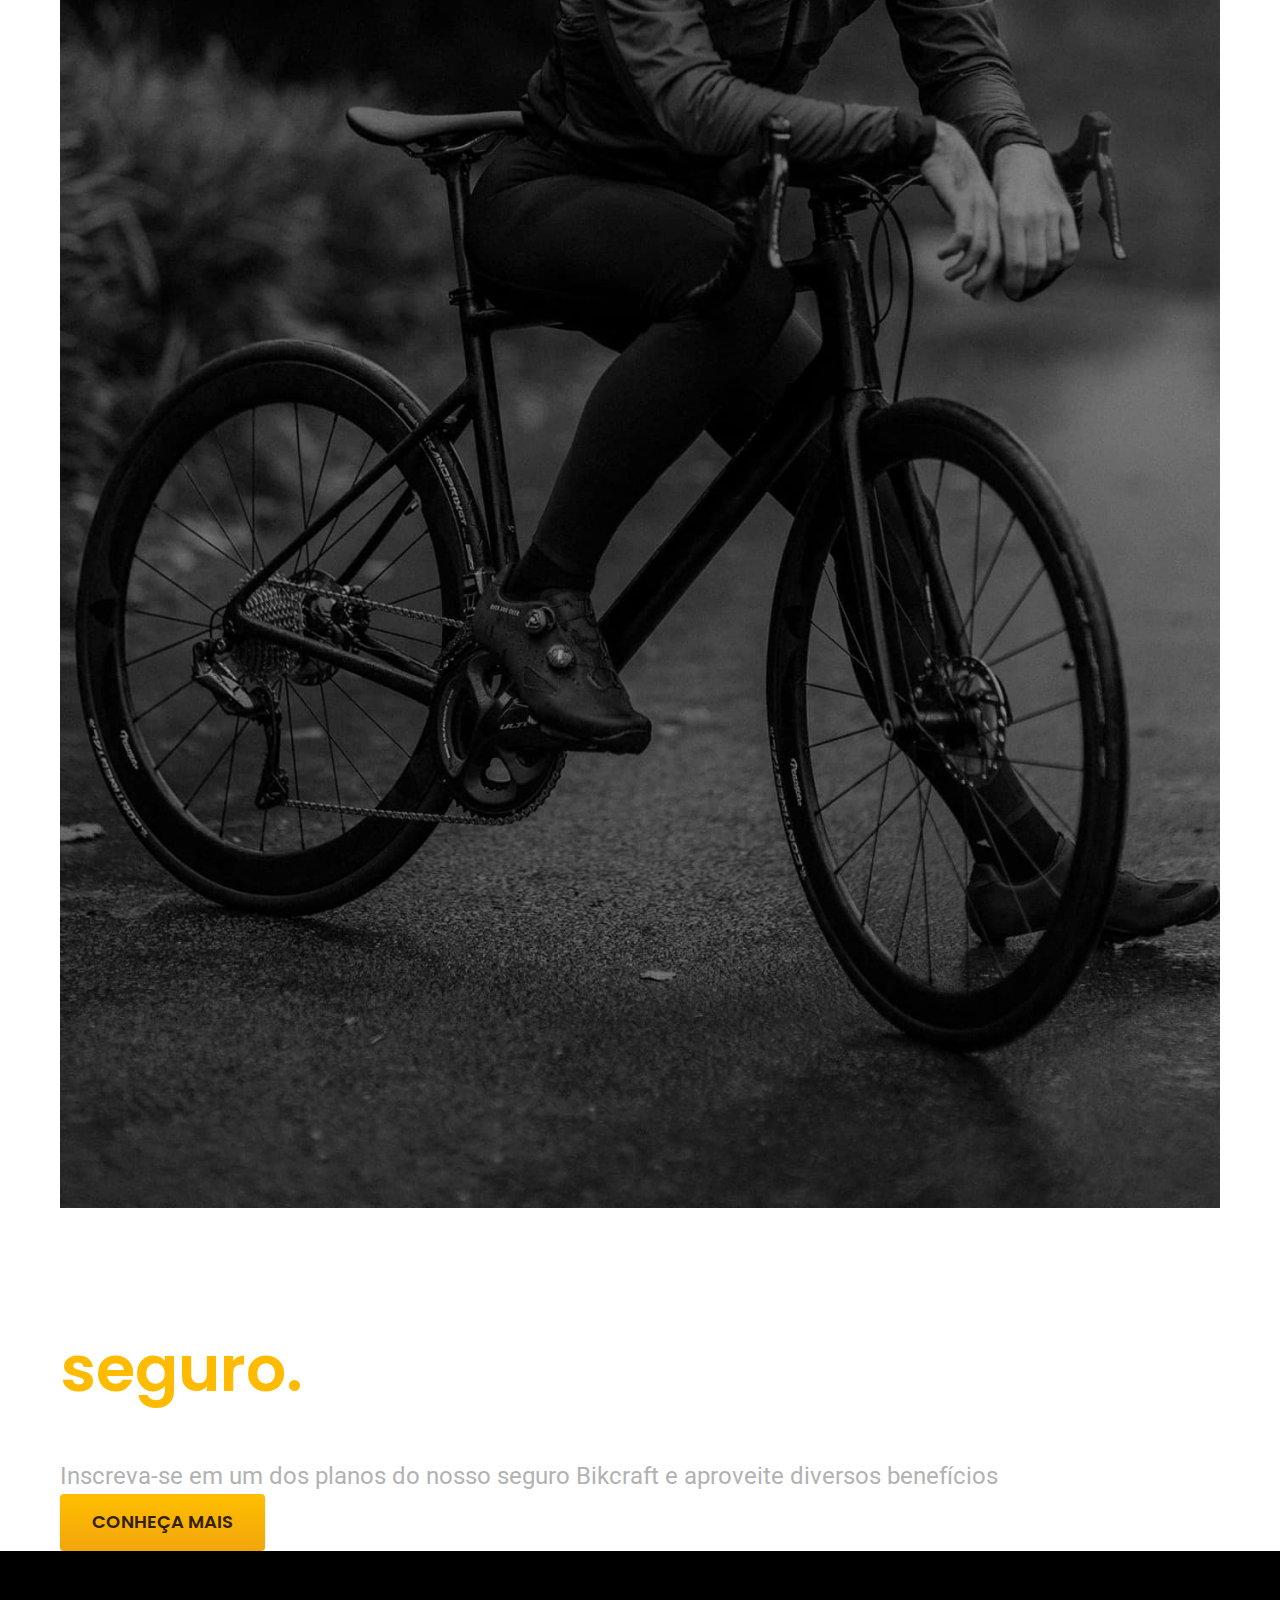
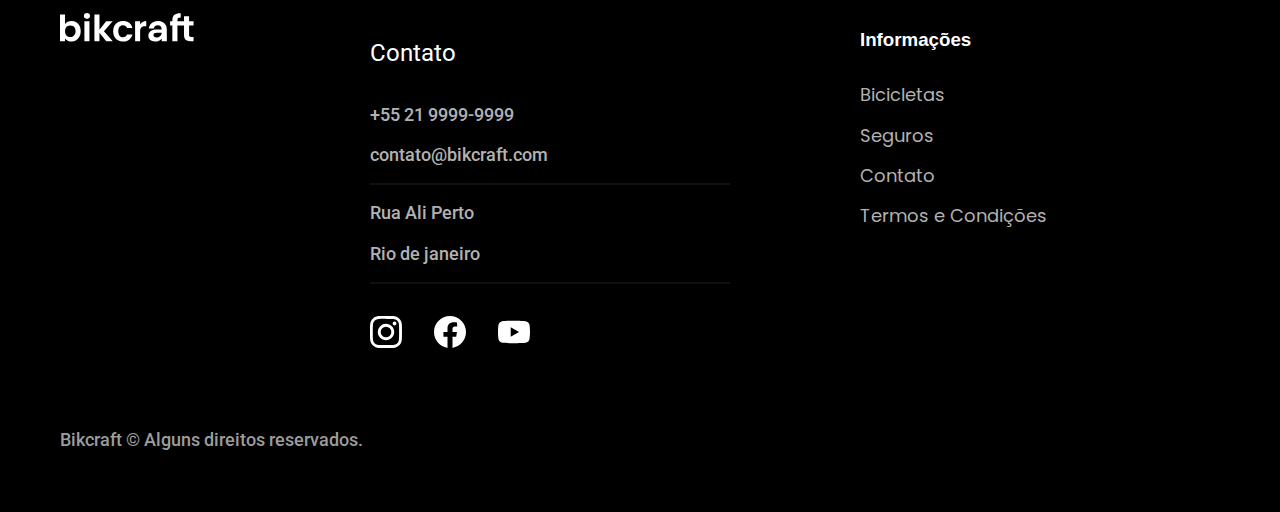
<file: bicicletas/nebula.html>
<!DOCTYPE html>
<html lang="pt-br">

<head>
  <meta charset="UTF-8">
  <meta name="viewport" content="width=device-width, initial-scale=1.0">
  <link rel="stylesheet" href="../css/style.css">
  <title>Nebula | Bikcraft</title>
  <meta name="description" content="Termos e Condições">

  <link rel="preconnect" href="https://fonts.googleapis.com">
  <link rel="preconnect" href="https://fonts.gstatic.com" crossorigin>
  <link
    href="https://fonts.googleapis.com/css2?family=Merriweather:ital,wght@1,900&family=Poppins:wght@400;600&family=Roboto:wght@400;500&display=swap"
    rel="stylesheet">
</head>

<body id="bicicleta">
  <header class="header-bg">
    <div class="header container">
      <a href="../">
        <img src="../img/bikcraft.svg" alt="Bikcraft">
      </a>

      <nav aria-label="primaria">
        <ul class="header-menu font-1-m cor-0">
          <li><a href="../bicicletas.html">Bicicletas</a></li>
          <li><a href="../seguros.html">Seguros</a></li>
          <li><a href="../contato.html">Contato</a></li>
        </ul>
      </nav>
    </div>
  </header>

  <main class="titulo-bg">
    <div>
      <div class="titulo container">
        <p class="font-2-lx cor-5">R$ 3999</p>
        <h1 class="font-1-xxl cor-0">Nebula Cosmic<span class="cor-p1">.</span></h1>
      </div>
    </div>
    <div class="bicicleta container">
      <div class="bicicleta-imagem">
        <img src="../img/bicicleta/nimbus3.jpg" alt="bicicleta preta">
        <img src="../img/bicicleta/nimbus2.jpg" alt="bicicleta preta">
        <img src="../img/bicicleta/nimbus3.jpg" alt="bicicleta preta">
      </div>
      <div class="bicicleta-conteudo">
        <p class="font-2-l cor-5">A Nebula Cosmic é a melhor Bikcraft já criada pela nossa equipe. Ela vem equipada com
          os melhores acessórios, o que garante maior velocidade.</p>
        <div class="bicicleta-comprar">
          <a class="botao" href="../orcamento.html">Comprar Agora</a>
          <span class="font-1-xs cor-6"><img src="../img/icones/entrega.svg" alt=""> entrega em 5 dias</span>
          <span class="font-1-xs cor-6"><img src="../img/icones/estoque.svg" alt=""> 18 em estoque</span>
        </div>

        <h2 class="font-1-xs cor-0">Informações</h2>
        <ul class="bicicleta-informacoes">
          <li>
            <img src="../img/icones/eletrica.svg" alt="">
            <h3 class="font-1-m cor-0">Motor Elétrico</h3>
            <p class="font-2-xs cor-5">Permite você viajar distâncias inimaginaveis com a sua bike.</p>
          </li>
          <li>
            <img src="../img/icones/velocidade.svg" alt="">
            <h3 class="font-1-m cor-0">45 Km/h</h3>
            <p class="font-2-xs cor-5">A mais rápida bicicleta elétrica disponível hoje no mercado.</p>
          </li>
          <li>
            <img src="../img/icones/rastreador.svg" alt="">
            <h3 class="font-1-m cor-0">Rastreador</h3>
            <p class="font-2-xs cor-5">Rastreador e sistema anti-furto para garantir o seu sossego.</p>
          </li>
          <li>
            <img src="../img/icones/carbono.svg" alt="">
            <h3 class="font-1-m cor-0">Fibra de Carbono</h3>
            <p class="font-2-xs cor-5">Maior proteção possível para a sua Bikcraft com fibra de carbono.</p>
          </li>
        </ul>
        <h2 class="font-1-xs cor-0">Ficha Técnica</h2>
        <ul class="bicicleta-ficha font-2-s cor-4">
          <li>Peso <span>9 kg</span></li>
          <li>Altura <span>60 cm</span></li>
          <li>Largura <span>120 cm</span></li>
          <li>Profundidade <span>10 cm</span></li>
          <li>Marcha <span>16</span></li>
          <li>Roda <span>29</span></li>
        </ul>
      </div>
    </div>
  </main>

  <article class="bicicletas-lista container">
    <h2 class="font-1-xxl ">Escolha a sua <span class="cor-p1">.</span></h2>
    <ul>
      <li>
        <a href="../bicicletas/magic.html">
          <img src="../img/bicicleta/nimbus2.jpg" alt="">
          <h3 class="font-1-xl">Magic Might</h3>
          <span class="font-2-m cor-8">R$ 2499</span>
        </a>
      </li>
      <li>
        <a href="../bicicletas/nimbus.html">
          <img src="../img/bicicleta/nimbus1.jpg" alt="">
          <h3 class="font-1-xl">Nimbus Stark</h3>
          <span class="font-2-m cor-8">R$ 4999</span>
        </a>
      </li>
    </ul>
  </article>

  <article class="seguro-bg">
    <div class="seguro container">
      <div class="seguro-imagem">
        <img src="../img/fotos/seguros.jpg" alt="pessoa parada em cima de bicicleta">
      </div>
      <div class="seguro-conteudo">
        <h2 class="font-1-xxl cor-0">Pedale mais tranquilo com o nosso <span class="cor-p1">seguro.</span></h2>
        <p class="font-2-l cor-5">Inscreva-se em um dos planos do nosso seguro Bikcraft e aproveite diversos benefícios</p>
        <a class="botao" href="../seguros.html">Conheça Mais</a>
      </div>
    </div>
  </article>

  <footer class="footer-bg">
    <div class="footer container">
      <img src="../img/bikcraft.svg" alt="bikcraft">

      <div class="footer-contato">
        <h3 class="font-2-l-b cor-0">Contato</h3>
        <ul class="cor-5 font-2-m">
          <li><a href="tel:+5521999999999">+55 21 9999-9999</a></li>
          <li><a href="mailto:contato@bikcraft.com">contato@bikcraft.com</a></li>
          <li>Rua Ali Perto</li>
          <li>Rio de janeiro</li>
        </ul>
        <div class="footer-redes">
          <a href="../">
            <img src="../img/redes/instagram.svg" alt="instagram">
          </a>
          <a href="../">
            <img src="../img/redes/facebook.svg" alt="facebook">
          </a><a href="../">
            <img src="../img/redes/youtube.svg" alt="youtube">
          </a>
        </div>
      </div>
      <div class="footer-informacoes">
        <h3 class="font-1-l-b cor-0">Informações</h3>
        <nav>
          <ul class="font-1-m cor-5">
            <li><a href="../bicicletas.html">Bicicletas</a></li>
            <li><a href="../seguros.html">Seguros</a></li>
            <li><a href="../contato.html">Contato</a></li>
            <li><a href="../termos.html">Termos e Condições</a></li>
          </ul>
        </nav>
      </div>
      <p class="footer-copy font-2-m cor-6">Bikcraft © Alguns direitos reservados.</p>
    </div>
  </footer>
</body>

</html>
</file>
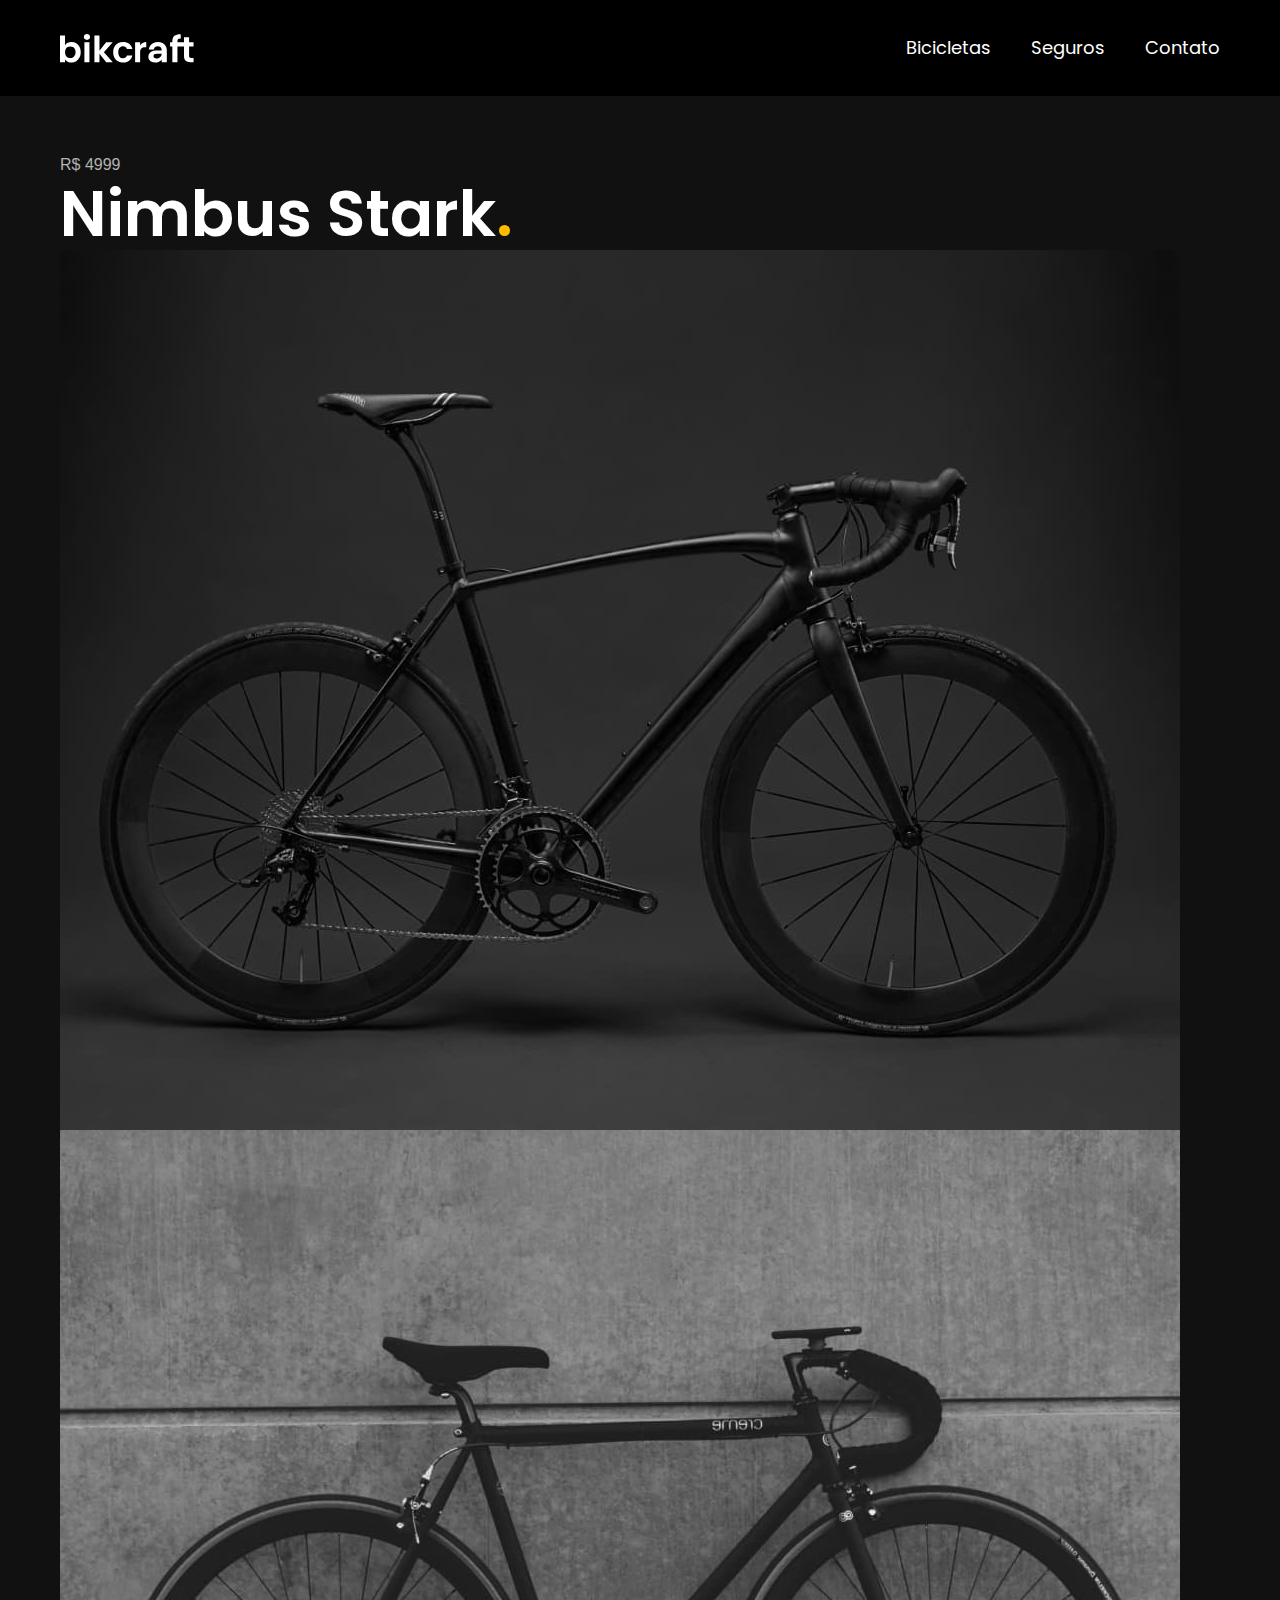
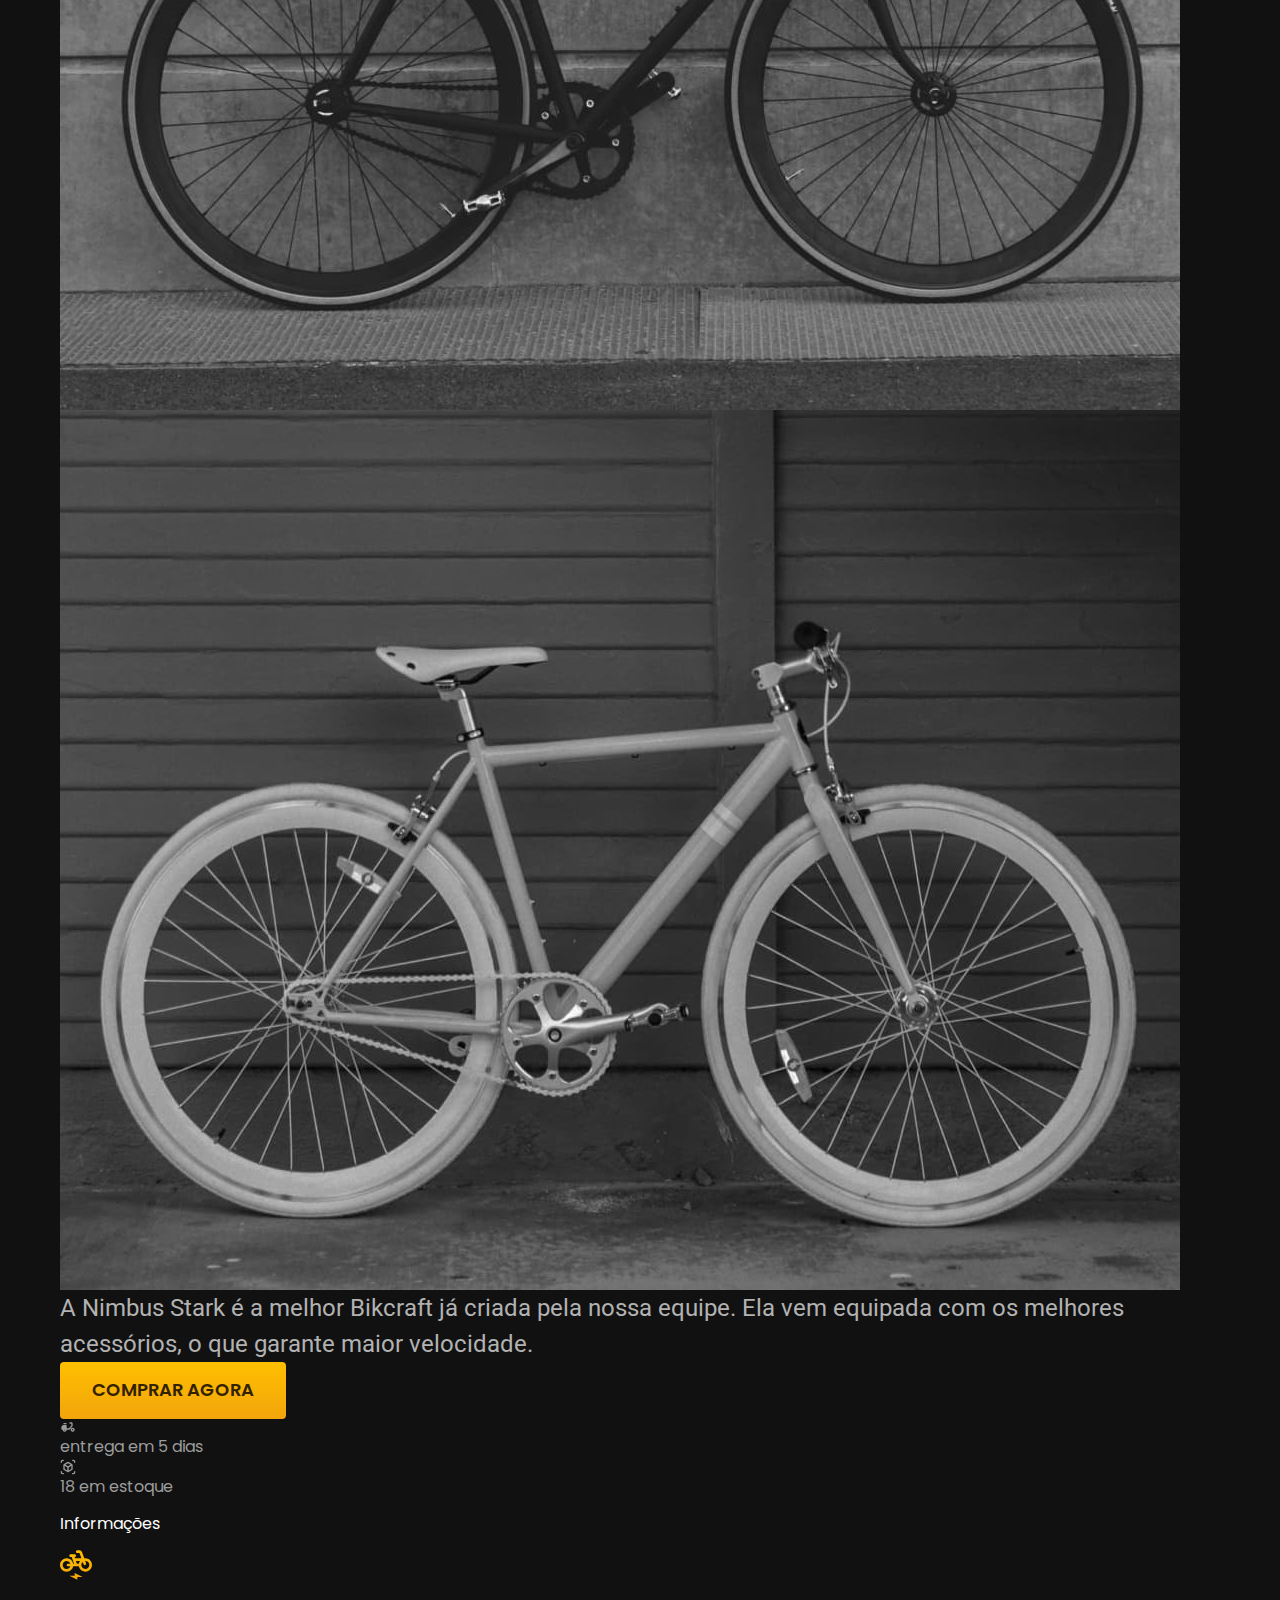
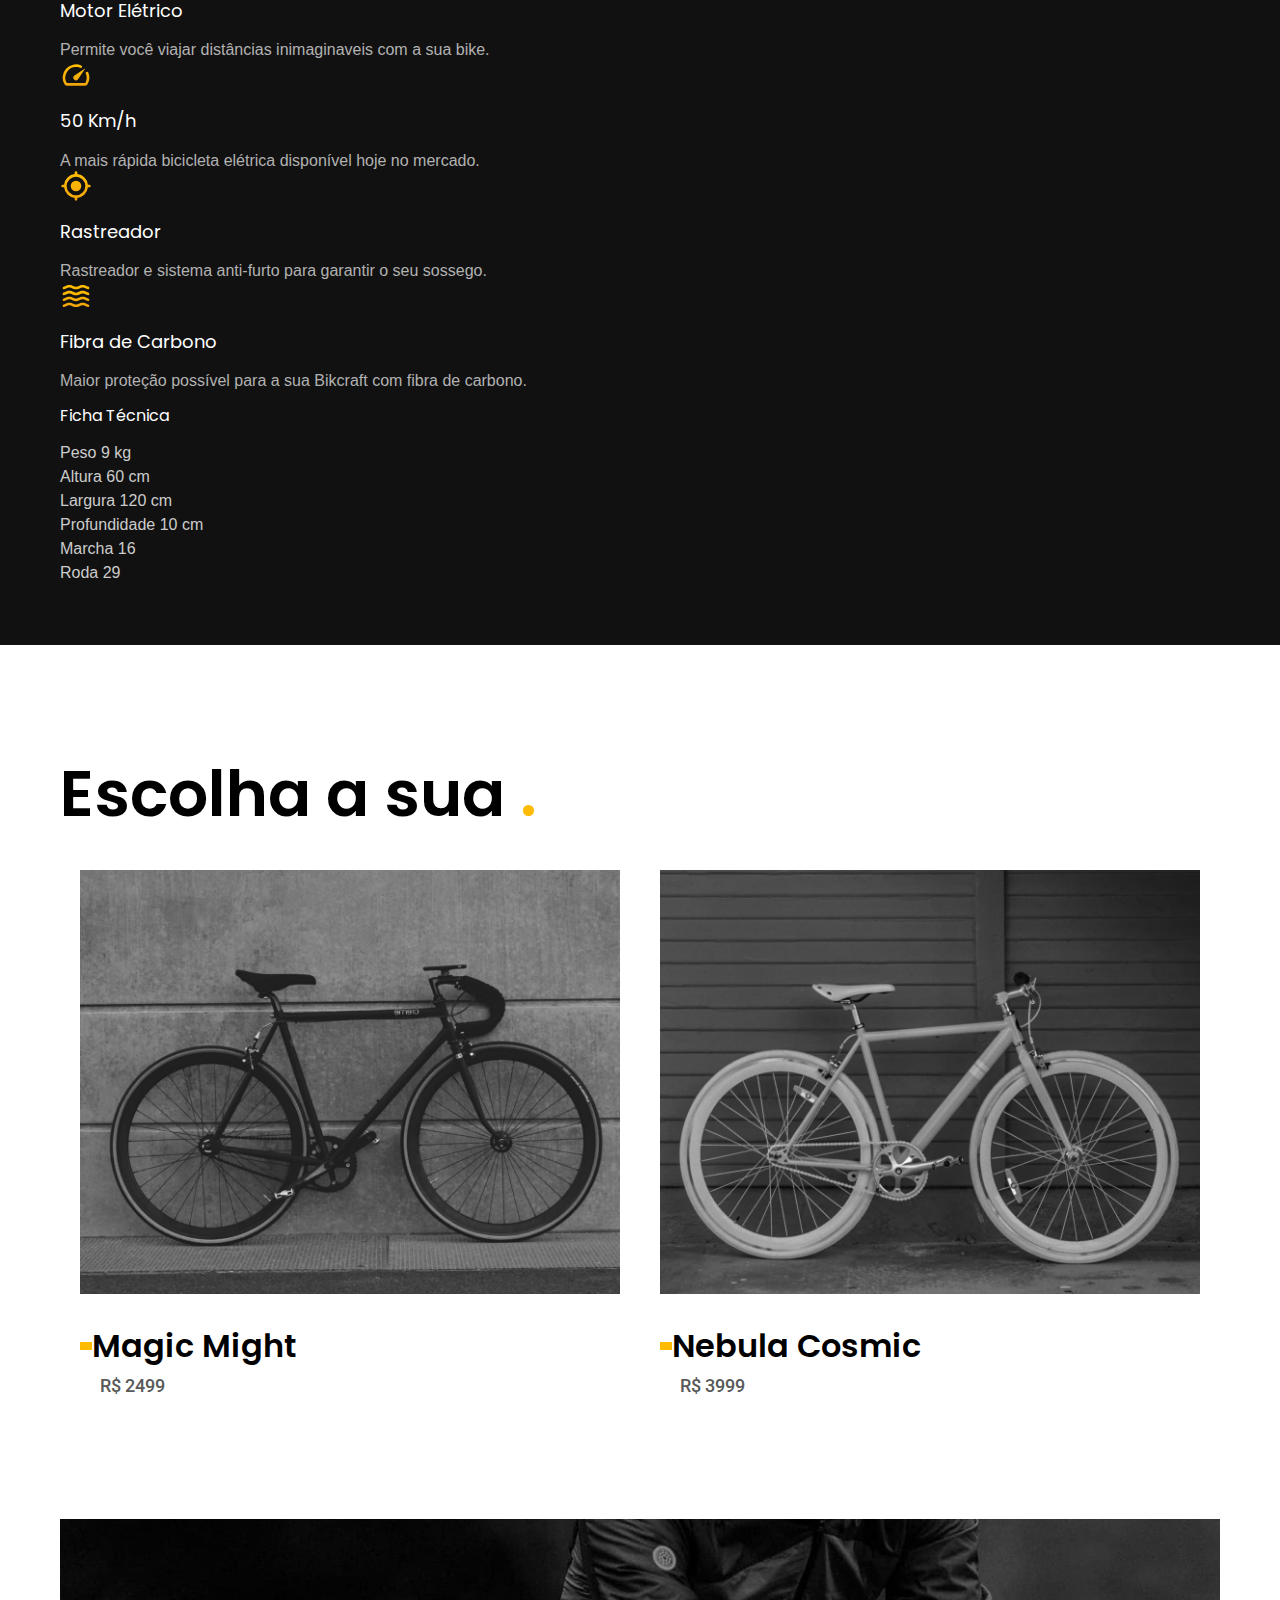
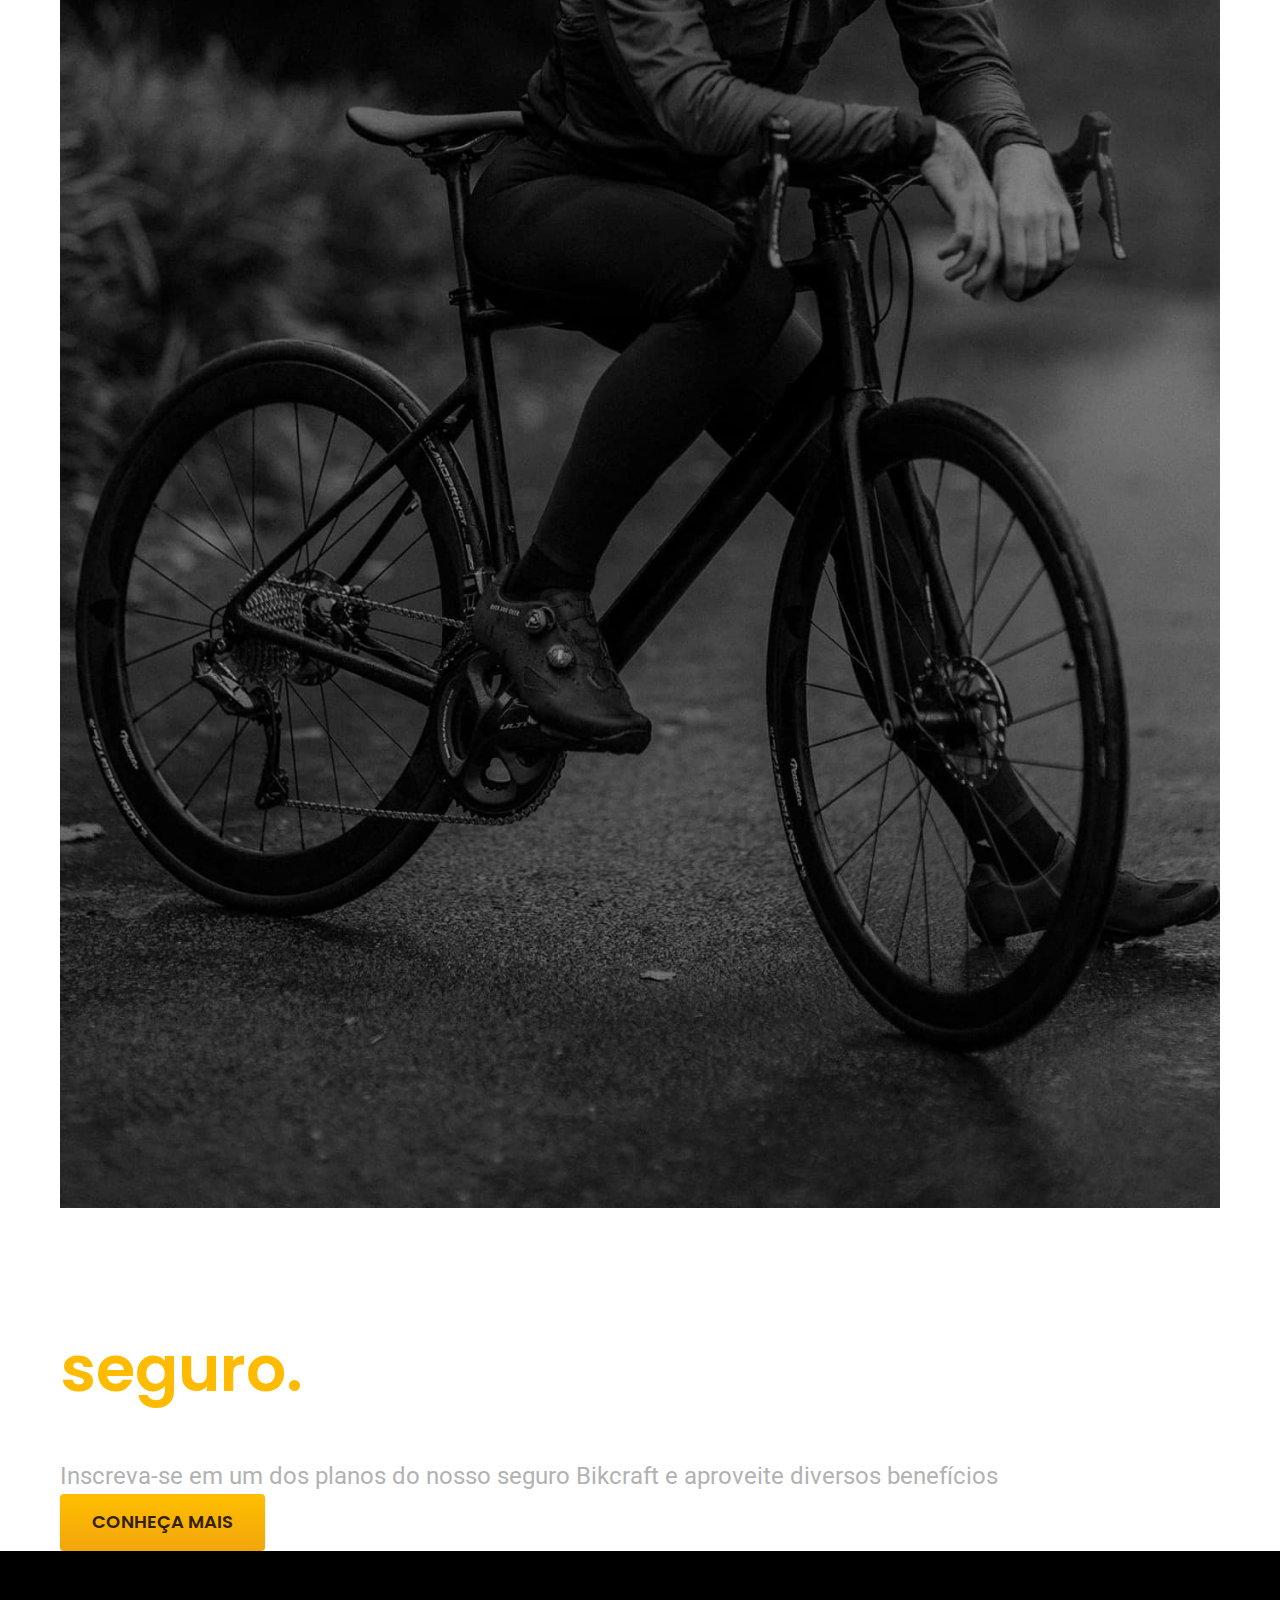
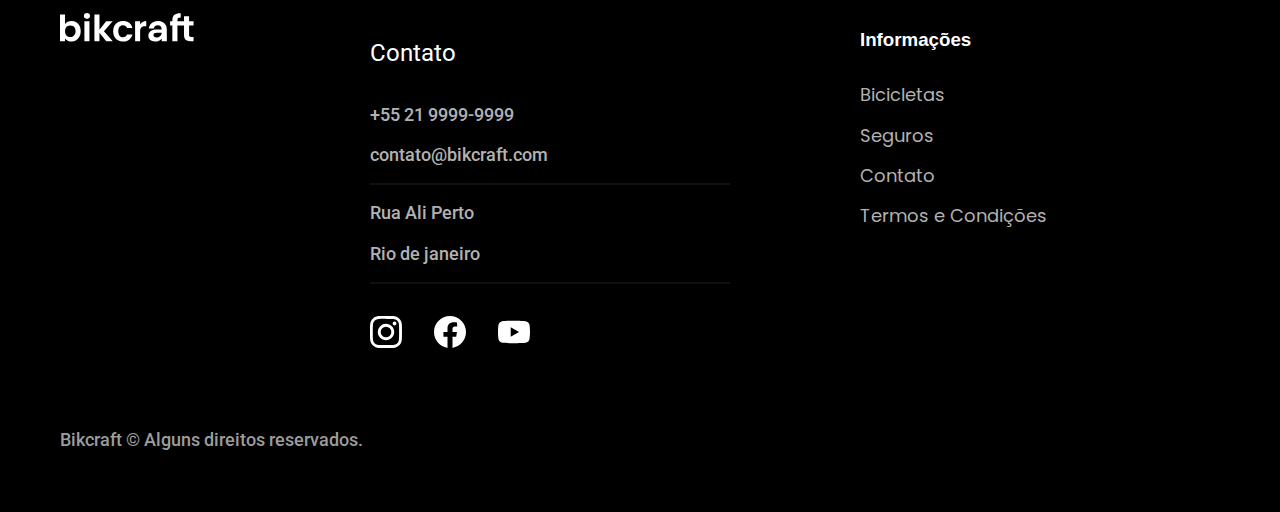
<file: bicicletas/nimbus.html>
<!DOCTYPE html>
<html lang="pt-br">

<head>
  <meta charset="UTF-8">
  <meta name="viewport" content="width=device-width, initial-scale=1.0">
  <link rel="stylesheet" href="../css/style.css">
  <title>Nimbus | Bikcraft</title>
  <meta name="description" content="Termos e Condições">

  <link rel="preconnect" href="https://fonts.googleapis.com">
  <link rel="preconnect" href="https://fonts.gstatic.com" crossorigin>
  <link
    href="https://fonts.googleapis.com/css2?family=Merriweather:ital,wght@1,900&family=Poppins:wght@400;600&family=Roboto:wght@400;500&display=swap"
    rel="stylesheet">
</head>

<body id="bicicleta">
  <header class="header-bg">
    <div class="header container">
      <a href="../">
        <img src="../img/bikcraft.svg" alt="Bikcraft">
      </a>

      <nav aria-label="primaria">
        <ul class="header-menu font-1-m cor-0">
          <li><a href="../bicicletas.html">Bicicletas</a></li>
          <li><a href="../seguros.html">Seguros</a></li>
          <li><a href="../contato.html">Contato</a></li>
        </ul>
      </nav>
    </div>
  </header>

  <main class="titulo-bg">
    <div>
      <div class="titulo container">
        <p class="font-2-lx cor-5">R$ 4999</p>
        <h1 class="font-1-xxl cor-0">Nimbus Stark<span class="cor-p1">.</span></h1>
      </div>
    </div>
    <div class="bicicleta container">
      <div class="bicicleta-imagem">
        <img src="../img/bicicleta/nimbus1.jpg" alt="bicicleta preta">
        <img src="../img/bicicleta/nimbus2.jpg" alt="bicicleta preta">
        <img src="../img/bicicleta/nimbus3.jpg" alt="bicicleta preta">
      </div>
      <div class="bicicleta-conteudo">
        <p class="font-2-l cor-5">A Nimbus Stark é a melhor Bikcraft já criada pela nossa equipe. Ela vem equipada com
          os melhores acessórios, o que garante maior velocidade.</p>
        <div class="bicicleta-comprar">
          <a class="botao" href="../orcamento.html">Comprar Agora</a>
          <span class="font-1-xs cor-6"><img src="../img/icones/entrega.svg" alt=""> entrega em 5 dias</span>
          <span class="font-1-xs cor-6"><img src="../img/icones/estoque.svg" alt=""> 18 em estoque</span>
        </div>

        <h2 class="font-1-xs cor-0">Informações</h2>
        <ul class="bicicleta-informacoes">
          <li>
            <img src="../img/icones/eletrica.svg" alt="">
            <h3 class="font-1-m cor-0">Motor Elétrico</h3>
            <p class="font-2-xs cor-5">Permite você viajar distâncias inimaginaveis com a sua bike.</p>
          </li>
          <li>
            <img src="../img/icones/velocidade.svg" alt="">
            <h3 class="font-1-m cor-0">50 Km/h</h3>
            <p class="font-2-xs cor-5">A mais rápida bicicleta elétrica disponível hoje no mercado.</p>
          </li>
          <li>
            <img src="../img/icones/rastreador.svg" alt="">
            <h3 class="font-1-m cor-0">Rastreador</h3>
            <p class="font-2-xs cor-5">Rastreador e sistema anti-furto para garantir o seu sossego.</p>
          </li>
          <li>
            <img src="../img/icones/carbono.svg" alt="">
            <h3 class="font-1-m cor-0">Fibra de Carbono</h3>
            <p class="font-2-xs cor-5">Maior proteção possível para a sua Bikcraft com fibra de carbono.</p>
          </li>
        </ul>
        <h2 class="font-1-xs cor-0">Ficha Técnica</h2>
        <ul class="bicicleta-ficha font-2-s cor-4">
          <li>Peso <span>9 kg</span></li>
          <li>Altura <span>60 cm</span></li>
          <li>Largura <span>120 cm</span></li>
          <li>Profundidade <span>10 cm</span></li>
          <li>Marcha <span>16</span></li>
          <li>Roda <span>29</span></li>
        </ul>
      </div>
    </div>
  </main>

  <article class="bicicletas-lista container">
    <h2 class="font-1-xxl ">Escolha a sua <span class="cor-p1">.</span></h2>
    <ul>
      <li>
        <a href="../bicicletas/magic.html">
          <img src="../img/bicicleta/nimbus2.jpg" alt="">
          <h3 class="font-1-xl">Magic Might</h3>
          <span class="font-2-m cor-8">R$ 2499</span>
        </a>
      </li>
      <li>
        <a href="../bicicletas/nebula.html">
          <img src="../img/bicicleta/nimbus3.jpg" alt="">
          <h3 class="font-1-xl">Nebula Cosmic</h3>
          <span class="font-2-m cor-8">R$ 3999</span>
        </a>
      </li>
    </ul>
  </article>

  <article class="seguro-bg">
    <div class="seguro container">
      <div class="seguro-imagem">
        <img src="../img/fotos/seguros.jpg" alt="pessoa parada em cima de bicicleta">
      </div>
      <div class="seguro-conteudo">
        <h2 class="font-1-xxl cor-0">Pedale mais tranquilo com o nosso <span class="cor-p1">seguro.</span></h2>
        <p class="font-2-l cor-5">Inscreva-se em um dos planos do nosso seguro Bikcraft e aproveite diversos benefícios</p>
        <a class="botao" href="../seguros.html">Conheça Mais</a>
      </div>
    </div>
  </article>

  <footer class="footer-bg">
    <div class="footer container">
      <img src="../img/bikcraft.svg" alt="bikcraft">

      <div class="footer-contato">
        <h3 class="font-2-l-b cor-0">Contato</h3>
        <ul class="cor-5 font-2-m">
          <li><a href="tel:+5521999999999">+55 21 9999-9999</a></li>
          <li><a href="mailto:contato@bikcraft.com">contato@bikcraft.com</a></li>
          <li>Rua Ali Perto</li>
          <li>Rio de janeiro</li>
        </ul>
        <div class="footer-redes">
          <a href="../">
            <img src="../img/redes/instagram.svg" alt="instagram">
          </a>
          <a href="../">
            <img src="../img/redes/facebook.svg" alt="facebook">
          </a><a href="../">
            <img src="../img/redes/youtube.svg" alt="youtube">
          </a>
        </div>
      </div>
      <div class="footer-informacoes">
        <h3 class="font-1-l-b cor-0">Informações</h3>
        <nav>
          <ul class="font-1-m cor-5">
            <li><a href="../bicicletas.html">Bicicletas</a></li>
            <li><a href="../seguros.html">Seguros</a></li>
            <li><a href="../contato.html">Contato</a></li>
            <li><a href="../termos.html">Termos e Condições</a></li>
          </ul>
        </nav>
      </div>
      <p class="footer-copy font-2-m cor-6">Bikcraft © Alguns direitos reservados.</p>
    </div>
  </footer>
</body>

</html>
</file>
<file: css/style.css>
@import "./global/global.css";
@import "./utilidades/cores.css";
@import "./utilidades/tipografia.css";

@import "./global/header.css";
@import "./global/footer.css";

/* Bicicletas */
@import "./bicicletas/bicicletas-lista.css";
@import "./bicicletas/bicicletas.css";

/* Home */
@import "./home/introducao.css";
@import "./home/tecnologia.css";
@import "./home/parceiros.css";
@import "./home/depoimento.css";

/* Seguros */
@import "./seguros/seguros.css";

/* Termos */
@import "./termos/termos.css";

/* Utilidades */
@import "./utilidades/componentes.css"
</file>
